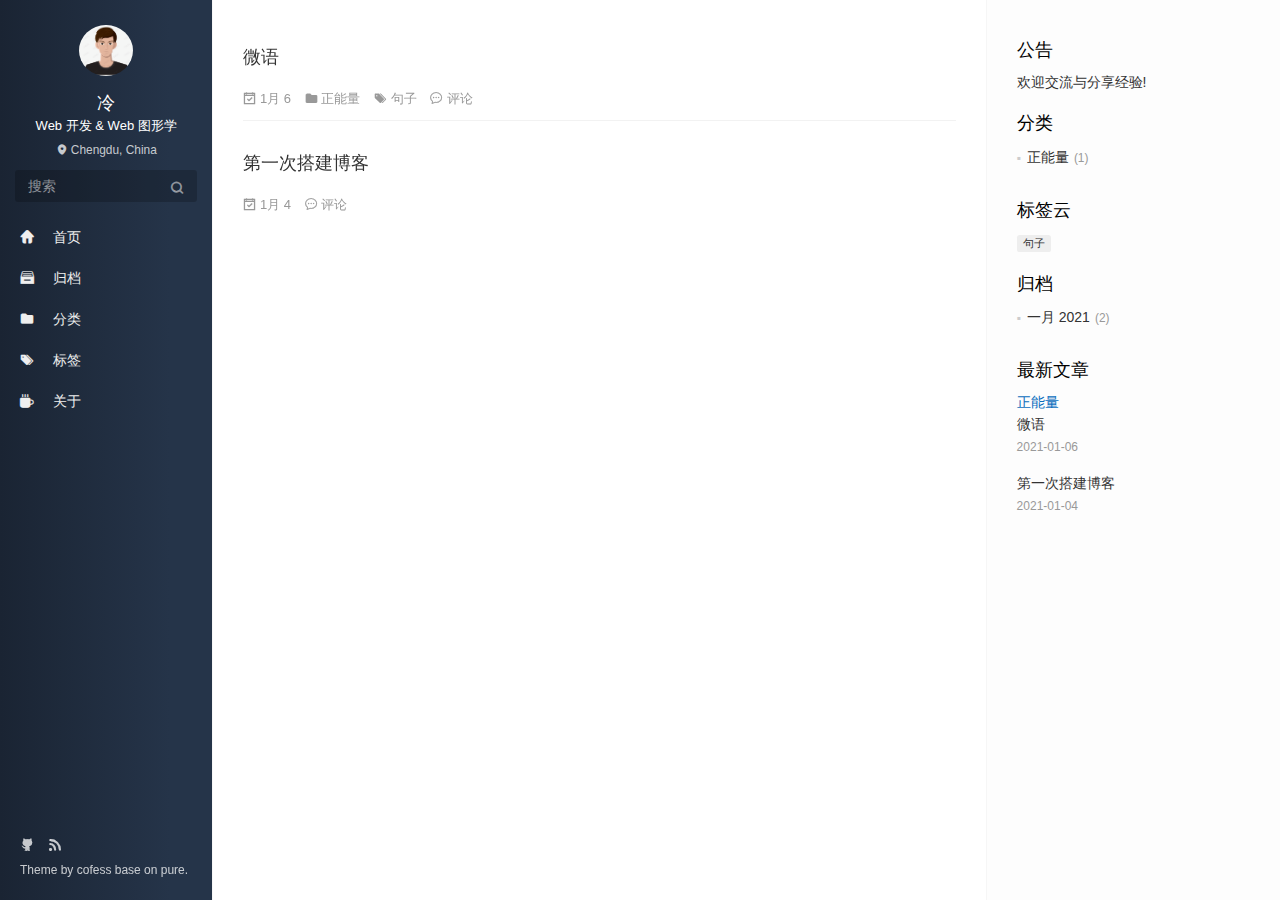
<file: index.html>
<!DOCTYPE html>
<html lang=zh>
<head>
  <meta charset="utf-8">
  
  <meta http-equiv="X-UA-Compatible" content="IE=edge,chrome=1">
  <meta name="viewport" content="width=device-width, initial-scale=1, maximum-scale=1, minimum-scale=1, user-scalable=no, minimal-ui">
  <meta name="renderer" content="webkit">
  <meta http-equiv="Cache-Control" content="no-transform" />
  <meta http-equiv="Cache-Control" content="no-siteapp" />
  <meta name="apple-mobile-web-app-capable" content="yes">
  <meta name="apple-mobile-web-app-status-bar-style" content="black">
  <meta name="format-detection" content="telephone=no,email=no,adress=no">
  <!-- Color theme for statusbar -->
  <meta name="theme-color" content="#000000" />
  <!-- 强制页面在当前窗口以独立页面显示,防止别人在框架里调用页面 -->
  <meta http-equiv="window-target" content="_top" />
  
  
  <title>Hexo</title>
  <meta name="description" content="博客，关于Javascript、Css、Html、Node.js、WebGL、THREE.js、Shader、GLSL等">
<meta property="og:type" content="website">
<meta property="og:title" content="冷">
<meta property="og:url" content="https://lxr1415.github.io/index.html">
<meta property="og:site_name" content="冷">
<meta property="og:description" content="博客，关于Javascript、Css、Html、Node.js、WebGL、THREE.js、Shader、GLSL等">
<meta property="og:locale" content="zh_CN">
<meta property="article:author" content="冷">
<meta property="article:tag" content="javascript css html Node.js WebGL THREE.js Shader GLSL">
<meta name="twitter:card" content="summary">
  <!-- Canonical links -->
  <link rel="canonical" href="https://lxr1415.github.io/index.html">
  
    <link rel="alternate" href="/atom.xml" title="冷" type="application/atom+xml">
  
  
    <link rel="icon" href="/favicon.png" type="image/x-icon">
  
  
<link rel="stylesheet" href="/css/style.css">

  
  
  
  
    <link rel="stylesheet" href="//cdn.jsdelivr.net/npm/gitalk@1.4.0/dist/gitalk.min.css">
  
<meta name="generator" content="Hexo 5.3.0"></head>


<body class="main-center theme-black" itemscope itemtype="http://schema.org/WebPage">
  <header class="header" itemscope itemtype="http://schema.org/WPHeader">
  <div class="slimContent">
    <div class="navbar-header">
      
      
      <div class="profile-block text-center">
        <a id="avatar" href="https://github.com/lxr1415" target="_blank">
          <img class="img-circle img-rotate" src="/images/avatar.png" width="200" height="200">
        </a>
        <h2 id="name" class="hidden-xs hidden-sm">冷</h2>
        <h3 id="title" class="hidden-xs hidden-sm hidden-md">Web 开发 &amp; Web 图形学</h3>
        <small id="location" class="text-muted hidden-xs hidden-sm"><i class="icon icon-map-marker"></i> Chengdu, China</small>
      </div>
      
      <div class="search" id="search-form-wrap">

    <form class="search-form sidebar-form">
        <div class="input-group">
            <input type="text" class="search-form-input form-control" placeholder="搜索" />
            <span class="input-group-btn">
                <button type="submit" class="search-form-submit btn btn-flat" onclick="return false;"><i class="icon icon-search"></i></button>
            </span>
        </div>
    </form>
    <div class="ins-search">
  <div class="ins-search-mask"></div>
  <div class="ins-search-container">
    <div class="ins-input-wrapper">
      <input type="text" class="ins-search-input" placeholder="想要查找什么..." x-webkit-speech />
      <button type="button" class="close ins-close ins-selectable" data-dismiss="modal" aria-label="Close"><span aria-hidden="true">×</span></button>
    </div>
    <div class="ins-section-wrapper">
      <div class="ins-section-container"></div>
    </div>
  </div>
</div>


</div>
      <button class="navbar-toggle collapsed" type="button" data-toggle="collapse" data-target="#main-navbar" aria-controls="main-navbar" aria-expanded="false">
        <span class="sr-only">Toggle navigation</span>
        <span class="icon-bar"></span>
        <span class="icon-bar"></span>
        <span class="icon-bar"></span>
      </button>
    </div>
    <nav id="main-navbar" class="collapse navbar-collapse" itemscope itemtype="http://schema.org/SiteNavigationElement" role="navigation">
      <ul class="nav navbar-nav main-nav menu-highlight">
        
        
        <li class="menu-item menu-item-home">
          <a href="/.">
            
            <i class="icon icon-home-fill"></i>
            
            <span class="menu-title">首页</span>
          </a>
        </li>
        
        
        <li class="menu-item menu-item-archives">
          <a href="/archives">
            
            <i class="icon icon-archives-fill"></i>
            
            <span class="menu-title">归档</span>
          </a>
        </li>
        
        
        <li class="menu-item menu-item-categories">
          <a href="/categories">
            
            <i class="icon icon-folder"></i>
            
            <span class="menu-title">分类</span>
          </a>
        </li>
        
        
        <li class="menu-item menu-item-tags">
          <a href="/tags">
            
            <i class="icon icon-tags"></i>
            
            <span class="menu-title">标签</span>
          </a>
        </li>
        
        
        <li class="menu-item menu-item-about">
          <a href="/about">
            
            <i class="icon icon-cup-fill"></i>
            
            <span class="menu-title">关于</span>
          </a>
        </li>
        
      </ul>
      
	
    <ul class="social-links">
    	
        <li><a href="https://github.com/lxr1415" target="_blank" title="Github" data-toggle=tooltip data-placement=top><i class="icon icon-github"></i></a></li>
        
        <li><a href="/atom.xml" target="_blank" title="Rss" data-toggle=tooltip data-placement=top><i class="icon icon-rss"></i></a></li>
        
    </ul>

    </nav>
  </div>
</header>

  
    <aside class="sidebar" itemscope itemtype="http://schema.org/WPSideBar">
  <div class="slimContent">
    
      <div class="widget">
    <h3 class="widget-title">公告</h3>
    <div class="widget-body">
        <div id="board">
            <div class="content">
                <p>欢迎交流与分享经验!</p>
            </div>
        </div>
    </div>
</div>

    
      
  <div class="widget">
    <h3 class="widget-title">分类</h3>
    <div class="widget-body">
      <ul class="category-list"><li class="category-list-item"><a class="category-list-link" href="/categories/%E6%AD%A3%E8%83%BD%E9%87%8F/">正能量</a><span class="category-list-count">1</span></li></ul>
    </div>
  </div>


    
      
  <div class="widget">
    <h3 class="widget-title">标签云</h3>
    <div class="widget-body tagcloud">
      <a href="/tags/%E5%8F%A5%E5%AD%90/" style="font-size: 13px;">句子</a>
    </div>
  </div>

    
      
  <div class="widget">
    <h3 class="widget-title">归档</h3>
    <div class="widget-body">
      <ul class="archive-list"><li class="archive-list-item"><a class="archive-list-link" href="/archives/2021/01/">一月 2021</a><span class="archive-list-count">2</span></li></ul>
    </div>
  </div>


    
      
  <div class="widget">
    <h3 class="widget-title">最新文章</h3>
    <div class="widget-body">
      <ul class="recent-post-list list-unstyled no-thumbnail">
        
          <li>
            
            <div class="item-inner">
              <p class="item-category">
                <a class="category-link" href="/categories/%E6%AD%A3%E8%83%BD%E9%87%8F/">正能量</a>
              </p>
              <p class="item-title">
                <a href="/2021/01/06/%E5%BE%AE%E8%AF%AD/" class="title">微语</a>
              </p>
              <p class="item-date">
                <time datetime="2021-01-06T06:30:10.000Z" itemprop="datePublished">2021-01-06</time>
              </p>
            </div>
          </li>
          
          <li>
            
            <div class="item-inner">
              <p class="item-category">
                
              </p>
              <p class="item-title">
                <a href="/2021/01/04/%E7%AC%AC%E4%B8%80%E6%AC%A1%E6%90%AD%E5%BB%BA%E5%8D%9A%E5%AE%A2/" class="title">第一次搭建博客</a>
              </p>
              <p class="item-date">
                <time datetime="2021-01-04T08:11:58.000Z" itemprop="datePublished">2021-01-04</time>
              </p>
            </div>
          </li>
          
      </ul>
    </div>
  </div>
  

    
  </div>
</aside>

  
  <main class="main" role="main">
  
  <div class="content article-list">
    
      <article class="article article-type-post" itemscope itemtype="http://schema.org/BlogPosting">
  <div class="article-header">
    
  
    <h1 itemprop="name">
      <a class="article-title" href="/2021/01/06/%E5%BE%AE%E8%AF%AD/">微语</a>
    </h1>
  

  </div>
  
  <p class="article-meta">
    <span class="article-date">
    <i class="icon icon-calendar-check"></i>
	<a href="/2021/01/06/%E5%BE%AE%E8%AF%AD/" class="article-date">
	  <time datetime="2021-01-06T06:30:10.000Z" itemprop="datePublished">1月 6</time>
	</a>
</span>
    
  <span class="article-category">
    <i class="icon icon-folder"></i>
    <a class="article-category-link" href="/categories/%E6%AD%A3%E8%83%BD%E9%87%8F/">正能量</a>
  </span>

    
  <span class="article-tag">
    <i class="icon icon-tags"></i>
	<a class="article-tag-link-link" href="/tags/%E5%8F%A5%E5%AD%90/" rel="tag">句子</a>
  </span>


    <span class="post-comment"><i class="icon icon-comment"></i> <a href="/2021/01/06/%E5%BE%AE%E8%AF%AD/#comments" class="article-comment-link">评论</a></span>
    
  </p>
</article>

    
      <article class="article article-type-post" itemscope itemtype="http://schema.org/BlogPosting">
  <div class="article-header">
    
  
    <h1 itemprop="name">
      <a class="article-title" href="/2021/01/04/%E7%AC%AC%E4%B8%80%E6%AC%A1%E6%90%AD%E5%BB%BA%E5%8D%9A%E5%AE%A2/">第一次搭建博客</a>
    </h1>
  

  </div>
  
  <p class="article-meta">
    <span class="article-date">
    <i class="icon icon-calendar-check"></i>
	<a href="/2021/01/04/%E7%AC%AC%E4%B8%80%E6%AC%A1%E6%90%AD%E5%BB%BA%E5%8D%9A%E5%AE%A2/" class="article-date">
	  <time datetime="2021-01-04T08:11:58.000Z" itemprop="datePublished">1月 4</time>
	</a>
</span>
    
    

    <span class="post-comment"><i class="icon icon-comment"></i> <a href="/2021/01/04/%E7%AC%AC%E4%B8%80%E6%AC%A1%E6%90%AD%E5%BB%BA%E5%8D%9A%E5%AE%A2/#comments" class="article-comment-link">评论</a></span>
    
  </p>
</article>

    
  </div>

   
</main>

  <footer class="footer" itemscope itemtype="http://schema.org/WPFooter">
	
	
    <ul class="social-links">
    	
        <li><a href="https://github.com/lxr1415" target="_blank" title="Github" data-toggle=tooltip data-placement=top><i class="icon icon-github"></i></a></li>
        
        <li><a href="/atom.xml" target="_blank" title="Rss" data-toggle=tooltip data-placement=top><i class="icon icon-rss"></i></a></li>
        
    </ul>

    <div class="copyright">
    	
        <div class="publishby">
        	Theme by <a href="https://github.com/cofess" target="_blank"> cofess </a>base on <a href="https://github.com/cofess/hexo-theme-pure" target="_blank">pure</a>.
        </div>
    </div>
</footer>
  <script src="//cdn.jsdelivr.net/npm/jquery@1.12.4/dist/jquery.min.js"></script>
<script>
window.jQuery || document.write('<script src="js/jquery.min.js"><\/script>')
</script>

<script src="/js/plugin.min.js"></script>


<script src="/js/application.js"></script>


    <script>
(function (window) {
    var INSIGHT_CONFIG = {
        TRANSLATION: {
            POSTS: '文章',
            PAGES: '页面',
            CATEGORIES: '分类',
            TAGS: '标签',
            UNTITLED: '(未命名)',
        },
        ROOT_URL: '/',
        CONTENT_URL: '/content.json',
    };
    window.INSIGHT_CONFIG = INSIGHT_CONFIG;
})(window);
</script>

<script src="/js/insight.js"></script>






   









</body>
</html>
</file>
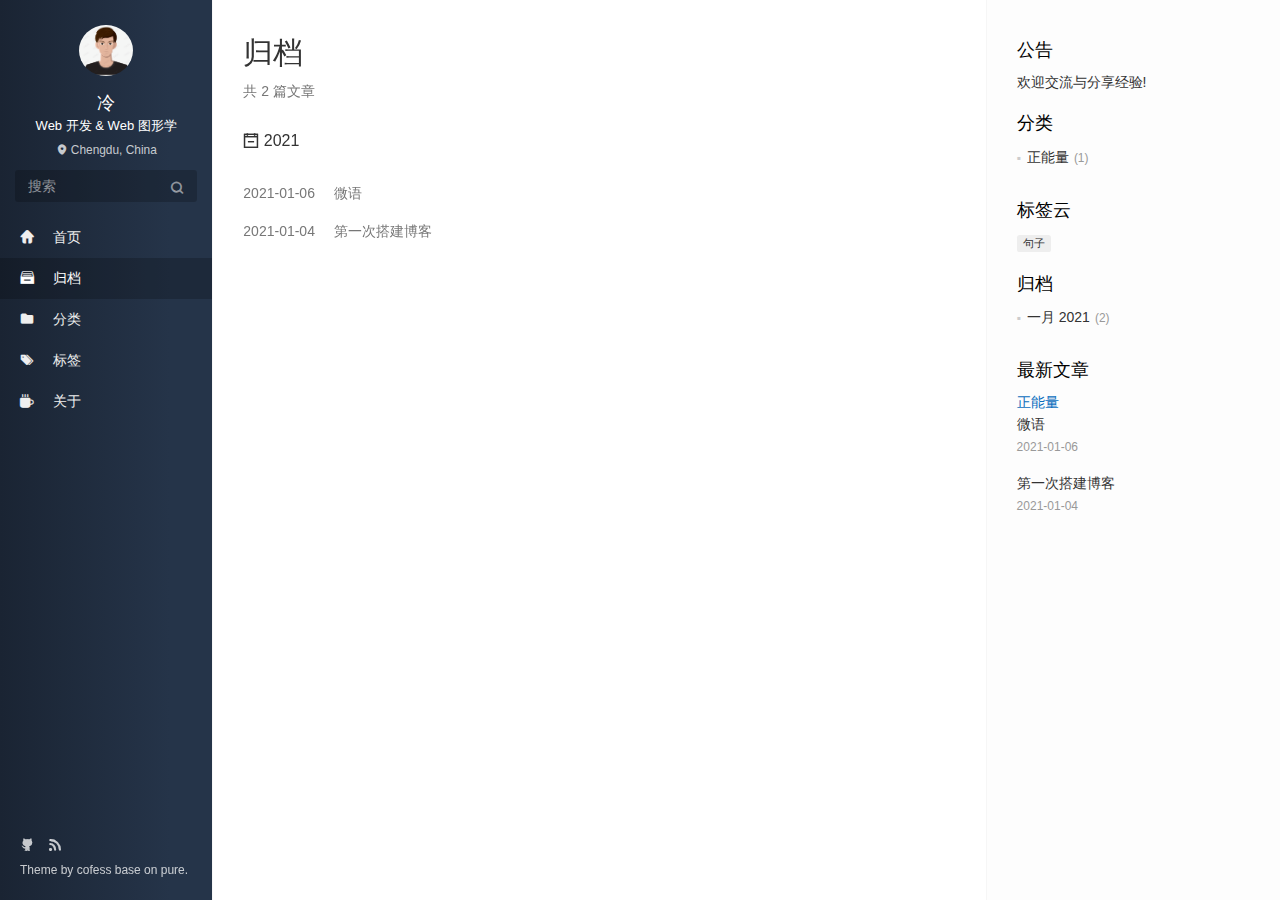
<file: archives/index.html>
<!DOCTYPE html>
<html lang=zh>
<head>
  <meta charset="utf-8">
  
  <meta http-equiv="X-UA-Compatible" content="IE=edge,chrome=1">
  <meta name="viewport" content="width=device-width, initial-scale=1, maximum-scale=1, minimum-scale=1, user-scalable=no, minimal-ui">
  <meta name="renderer" content="webkit">
  <meta http-equiv="Cache-Control" content="no-transform" />
  <meta http-equiv="Cache-Control" content="no-siteapp" />
  <meta name="apple-mobile-web-app-capable" content="yes">
  <meta name="apple-mobile-web-app-status-bar-style" content="black">
  <meta name="format-detection" content="telephone=no,email=no,adress=no">
  <!-- Color theme for statusbar -->
  <meta name="theme-color" content="#000000" />
  <!-- 强制页面在当前窗口以独立页面显示,防止别人在框架里调用页面 -->
  <meta http-equiv="window-target" content="_top" />
  
  
  <title>归档 | Hexo</title>
  <meta name="description" content="博客，关于Javascript、Css、Html、Node.js、WebGL、THREE.js、Shader、GLSL等">
<meta property="og:type" content="website">
<meta property="og:title" content="冷">
<meta property="og:url" content="https://lxr1415.github.io/archives/index.html">
<meta property="og:site_name" content="冷">
<meta property="og:description" content="博客，关于Javascript、Css、Html、Node.js、WebGL、THREE.js、Shader、GLSL等">
<meta property="og:locale" content="zh_CN">
<meta property="article:author" content="冷">
<meta property="article:tag" content="javascript css html Node.js WebGL THREE.js Shader GLSL">
<meta name="twitter:card" content="summary">
  <!-- Canonical links -->
  <link rel="canonical" href="https://lxr1415.github.io/archives/index.html">
  
    <link rel="alternate" href="/atom.xml" title="冷" type="application/atom+xml">
  
  
    <link rel="icon" href="/favicon.png" type="image/x-icon">
  
  
<link rel="stylesheet" href="/css/style.css">

  
  
  
  
    <link rel="stylesheet" href="//cdn.jsdelivr.net/npm/gitalk@1.4.0/dist/gitalk.min.css">
  
<meta name="generator" content="Hexo 5.3.0"></head>


<body class="main-center theme-black" itemscope itemtype="http://schema.org/WebPage">
  <header class="header" itemscope itemtype="http://schema.org/WPHeader">
  <div class="slimContent">
    <div class="navbar-header">
      
      
      <div class="profile-block text-center">
        <a id="avatar" href="https://github.com/lxr1415" target="_blank">
          <img class="img-circle img-rotate" src="/images/avatar.png" width="200" height="200">
        </a>
        <h2 id="name" class="hidden-xs hidden-sm">冷</h2>
        <h3 id="title" class="hidden-xs hidden-sm hidden-md">Web 开发 &amp; Web 图形学</h3>
        <small id="location" class="text-muted hidden-xs hidden-sm"><i class="icon icon-map-marker"></i> Chengdu, China</small>
      </div>
      
      <div class="search" id="search-form-wrap">

    <form class="search-form sidebar-form">
        <div class="input-group">
            <input type="text" class="search-form-input form-control" placeholder="搜索" />
            <span class="input-group-btn">
                <button type="submit" class="search-form-submit btn btn-flat" onclick="return false;"><i class="icon icon-search"></i></button>
            </span>
        </div>
    </form>
    <div class="ins-search">
  <div class="ins-search-mask"></div>
  <div class="ins-search-container">
    <div class="ins-input-wrapper">
      <input type="text" class="ins-search-input" placeholder="想要查找什么..." x-webkit-speech />
      <button type="button" class="close ins-close ins-selectable" data-dismiss="modal" aria-label="Close"><span aria-hidden="true">×</span></button>
    </div>
    <div class="ins-section-wrapper">
      <div class="ins-section-container"></div>
    </div>
  </div>
</div>


</div>
      <button class="navbar-toggle collapsed" type="button" data-toggle="collapse" data-target="#main-navbar" aria-controls="main-navbar" aria-expanded="false">
        <span class="sr-only">Toggle navigation</span>
        <span class="icon-bar"></span>
        <span class="icon-bar"></span>
        <span class="icon-bar"></span>
      </button>
    </div>
    <nav id="main-navbar" class="collapse navbar-collapse" itemscope itemtype="http://schema.org/SiteNavigationElement" role="navigation">
      <ul class="nav navbar-nav main-nav menu-highlight">
        
        
        <li class="menu-item menu-item-home">
          <a href="/.">
            
            <i class="icon icon-home-fill"></i>
            
            <span class="menu-title">首页</span>
          </a>
        </li>
        
        
        <li class="menu-item menu-item-archives">
          <a href="/archives">
            
            <i class="icon icon-archives-fill"></i>
            
            <span class="menu-title">归档</span>
          </a>
        </li>
        
        
        <li class="menu-item menu-item-categories">
          <a href="/categories">
            
            <i class="icon icon-folder"></i>
            
            <span class="menu-title">分类</span>
          </a>
        </li>
        
        
        <li class="menu-item menu-item-tags">
          <a href="/tags">
            
            <i class="icon icon-tags"></i>
            
            <span class="menu-title">标签</span>
          </a>
        </li>
        
        
        <li class="menu-item menu-item-about">
          <a href="/about">
            
            <i class="icon icon-cup-fill"></i>
            
            <span class="menu-title">关于</span>
          </a>
        </li>
        
      </ul>
      
	
    <ul class="social-links">
    	
        <li><a href="https://github.com/lxr1415" target="_blank" title="Github" data-toggle=tooltip data-placement=top><i class="icon icon-github"></i></a></li>
        
        <li><a href="/atom.xml" target="_blank" title="Rss" data-toggle=tooltip data-placement=top><i class="icon icon-rss"></i></a></li>
        
    </ul>

    </nav>
  </div>
</header>

  
    <aside class="sidebar" itemscope itemtype="http://schema.org/WPSideBar">
  <div class="slimContent">
    
      <div class="widget">
    <h3 class="widget-title">公告</h3>
    <div class="widget-body">
        <div id="board">
            <div class="content">
                <p>欢迎交流与分享经验!</p>
            </div>
        </div>
    </div>
</div>

    
      
  <div class="widget">
    <h3 class="widget-title">分类</h3>
    <div class="widget-body">
      <ul class="category-list"><li class="category-list-item"><a class="category-list-link" href="/categories/%E6%AD%A3%E8%83%BD%E9%87%8F/">正能量</a><span class="category-list-count">1</span></li></ul>
    </div>
  </div>


    
      
  <div class="widget">
    <h3 class="widget-title">标签云</h3>
    <div class="widget-body tagcloud">
      <a href="/tags/%E5%8F%A5%E5%AD%90/" style="font-size: 13px;">句子</a>
    </div>
  </div>

    
      
  <div class="widget">
    <h3 class="widget-title">归档</h3>
    <div class="widget-body">
      <ul class="archive-list"><li class="archive-list-item"><a class="archive-list-link" href="/archives/2021/01/">一月 2021</a><span class="archive-list-count">2</span></li></ul>
    </div>
  </div>


    
      
  <div class="widget">
    <h3 class="widget-title">最新文章</h3>
    <div class="widget-body">
      <ul class="recent-post-list list-unstyled no-thumbnail">
        
          <li>
            
            <div class="item-inner">
              <p class="item-category">
                <a class="category-link" href="/categories/%E6%AD%A3%E8%83%BD%E9%87%8F/">正能量</a>
              </p>
              <p class="item-title">
                <a href="/2021/01/06/%E5%BE%AE%E8%AF%AD/" class="title">微语</a>
              </p>
              <p class="item-date">
                <time datetime="2021-01-06T06:30:10.000Z" itemprop="datePublished">2021-01-06</time>
              </p>
            </div>
          </li>
          
          <li>
            
            <div class="item-inner">
              <p class="item-category">
                
              </p>
              <p class="item-title">
                <a href="/2021/01/04/%E7%AC%AC%E4%B8%80%E6%AC%A1%E6%90%AD%E5%BB%BA%E5%8D%9A%E5%AE%A2/" class="title">第一次搭建博客</a>
              </p>
              <p class="item-date">
                <time datetime="2021-01-04T08:11:58.000Z" itemprop="datePublished">2021-01-04</time>
              </p>
            </div>
          </li>
          
      </ul>
    </div>
  </div>
  

    
  </div>
</aside>

  
  
<main class="main" role="main">
  	<article class="content article article-archives article-type-list" itemscope="">
	    <header class="article-header">
	      <h1 itemprop="title">归档</h1>
	      <p class="text-muted">共 2 篇文章</p>
	    </header>
	    <div class="article-body">
	      
  
  
    
    
      
      
      <section class="panel panel-default b-no">
        <div class="panel-heading" role="tab">
          <h3 class="panel-title">
            <a data-toggle="collapse" href="#collapse2021" aria-expanded="true">
              <i class="icon icon-calendar-plus text-active"></i><i class="icon icon-calendar-minus text"></i>
              2021
            </a>
            <!-- <a href="/archives/2021" class="archive-year">2021</a> -->
          </h3>
        </div>
        <div id="collapse2021" class="panel-collapse collapse in" role="tabpanel" aria-labelledby="heading2021">
        <div class="panel-body">
          <div class="collection">
    
    
<a href="/2021/01/06/%E5%BE%AE%E8%AF%AD/" class="collection-item" target="_blank" itemprop="url">
  <time datetime="2021-01-06T06:30:10.000Z" itemprop="datePublished">2021-01-06</time>
  <span>&nbsp;&nbsp;&nbsp;</span> 微语
</a>


  
    
    
    
<a href="/2021/01/04/%E7%AC%AC%E4%B8%80%E6%AC%A1%E6%90%AD%E5%BB%BA%E5%8D%9A%E5%AE%A2/" class="collection-item" target="_blank" itemprop="url">
  <time datetime="2021-01-04T08:11:58.000Z" itemprop="datePublished">2021-01-04</time>
  <span>&nbsp;&nbsp;&nbsp;</span> 第一次搭建博客
</a>


  
  
    </div></div></div></section>
  

	    </div>
  	</article>
  	 	
</main>

  <footer class="footer" itemscope itemtype="http://schema.org/WPFooter">
	
	
    <ul class="social-links">
    	
        <li><a href="https://github.com/lxr1415" target="_blank" title="Github" data-toggle=tooltip data-placement=top><i class="icon icon-github"></i></a></li>
        
        <li><a href="/atom.xml" target="_blank" title="Rss" data-toggle=tooltip data-placement=top><i class="icon icon-rss"></i></a></li>
        
    </ul>

    <div class="copyright">
    	
        <div class="publishby">
        	Theme by <a href="https://github.com/cofess" target="_blank"> cofess </a>base on <a href="https://github.com/cofess/hexo-theme-pure" target="_blank">pure</a>.
        </div>
    </div>
</footer>
  <script src="//cdn.jsdelivr.net/npm/jquery@1.12.4/dist/jquery.min.js"></script>
<script>
window.jQuery || document.write('<script src="js/jquery.min.js"><\/script>')
</script>

<script src="/js/plugin.min.js"></script>


<script src="/js/application.js"></script>


    <script>
(function (window) {
    var INSIGHT_CONFIG = {
        TRANSLATION: {
            POSTS: '文章',
            PAGES: '页面',
            CATEGORIES: '分类',
            TAGS: '标签',
            UNTITLED: '(未命名)',
        },
        ROOT_URL: '/',
        CONTENT_URL: '/content.json',
    };
    window.INSIGHT_CONFIG = INSIGHT_CONFIG;
})(window);
</script>

<script src="/js/insight.js"></script>












</body>
</html>
</file>
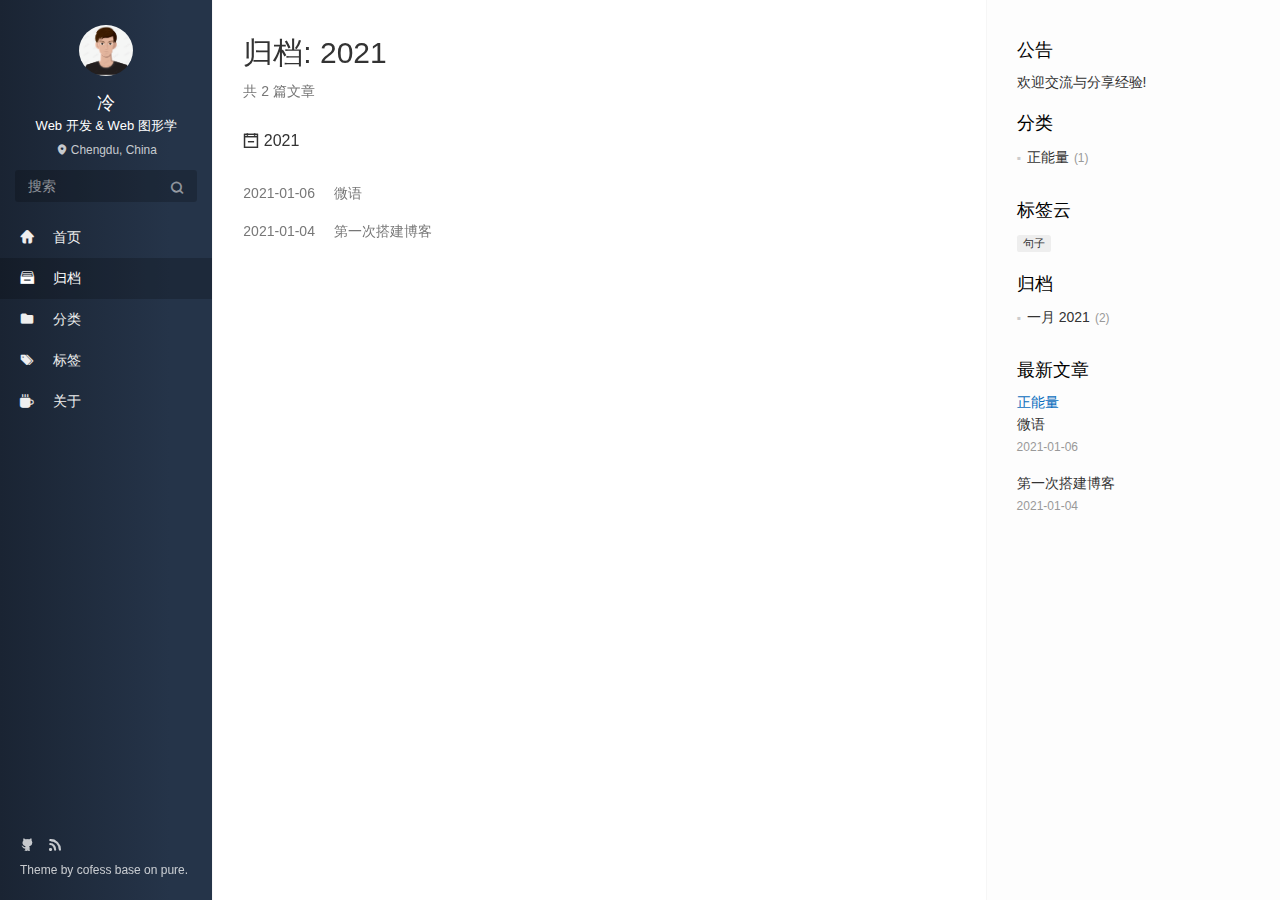
<file: archives/2021/index.html>
<!DOCTYPE html>
<html lang=zh>
<head>
  <meta charset="utf-8">
  
  <meta http-equiv="X-UA-Compatible" content="IE=edge,chrome=1">
  <meta name="viewport" content="width=device-width, initial-scale=1, maximum-scale=1, minimum-scale=1, user-scalable=no, minimal-ui">
  <meta name="renderer" content="webkit">
  <meta http-equiv="Cache-Control" content="no-transform" />
  <meta http-equiv="Cache-Control" content="no-siteapp" />
  <meta name="apple-mobile-web-app-capable" content="yes">
  <meta name="apple-mobile-web-app-status-bar-style" content="black">
  <meta name="format-detection" content="telephone=no,email=no,adress=no">
  <!-- Color theme for statusbar -->
  <meta name="theme-color" content="#000000" />
  <!-- 强制页面在当前窗口以独立页面显示,防止别人在框架里调用页面 -->
  <meta http-equiv="window-target" content="_top" />
  
  
  <title>归档: 2021 | Hexo</title>
  <meta name="description" content="博客，关于Javascript、Css、Html、Node.js、WebGL、THREE.js、Shader、GLSL等">
<meta property="og:type" content="website">
<meta property="og:title" content="冷">
<meta property="og:url" content="https://lxr1415.github.io/archives/2021/index.html">
<meta property="og:site_name" content="冷">
<meta property="og:description" content="博客，关于Javascript、Css、Html、Node.js、WebGL、THREE.js、Shader、GLSL等">
<meta property="og:locale" content="zh_CN">
<meta property="article:author" content="冷">
<meta property="article:tag" content="javascript css html Node.js WebGL THREE.js Shader GLSL">
<meta name="twitter:card" content="summary">
  <!-- Canonical links -->
  <link rel="canonical" href="https://lxr1415.github.io/archives/2021/index.html">
  
    <link rel="alternate" href="/atom.xml" title="冷" type="application/atom+xml">
  
  
    <link rel="icon" href="/favicon.png" type="image/x-icon">
  
  
<link rel="stylesheet" href="/css/style.css">

  
  
  
  
    <link rel="stylesheet" href="//cdn.jsdelivr.net/npm/gitalk@1.4.0/dist/gitalk.min.css">
  
<meta name="generator" content="Hexo 5.3.0"></head>


<body class="main-center theme-black" itemscope itemtype="http://schema.org/WebPage">
  <header class="header" itemscope itemtype="http://schema.org/WPHeader">
  <div class="slimContent">
    <div class="navbar-header">
      
      
      <div class="profile-block text-center">
        <a id="avatar" href="https://github.com/lxr1415" target="_blank">
          <img class="img-circle img-rotate" src="/images/avatar.png" width="200" height="200">
        </a>
        <h2 id="name" class="hidden-xs hidden-sm">冷</h2>
        <h3 id="title" class="hidden-xs hidden-sm hidden-md">Web 开发 &amp; Web 图形学</h3>
        <small id="location" class="text-muted hidden-xs hidden-sm"><i class="icon icon-map-marker"></i> Chengdu, China</small>
      </div>
      
      <div class="search" id="search-form-wrap">

    <form class="search-form sidebar-form">
        <div class="input-group">
            <input type="text" class="search-form-input form-control" placeholder="搜索" />
            <span class="input-group-btn">
                <button type="submit" class="search-form-submit btn btn-flat" onclick="return false;"><i class="icon icon-search"></i></button>
            </span>
        </div>
    </form>
    <div class="ins-search">
  <div class="ins-search-mask"></div>
  <div class="ins-search-container">
    <div class="ins-input-wrapper">
      <input type="text" class="ins-search-input" placeholder="想要查找什么..." x-webkit-speech />
      <button type="button" class="close ins-close ins-selectable" data-dismiss="modal" aria-label="Close"><span aria-hidden="true">×</span></button>
    </div>
    <div class="ins-section-wrapper">
      <div class="ins-section-container"></div>
    </div>
  </div>
</div>


</div>
      <button class="navbar-toggle collapsed" type="button" data-toggle="collapse" data-target="#main-navbar" aria-controls="main-navbar" aria-expanded="false">
        <span class="sr-only">Toggle navigation</span>
        <span class="icon-bar"></span>
        <span class="icon-bar"></span>
        <span class="icon-bar"></span>
      </button>
    </div>
    <nav id="main-navbar" class="collapse navbar-collapse" itemscope itemtype="http://schema.org/SiteNavigationElement" role="navigation">
      <ul class="nav navbar-nav main-nav menu-highlight">
        
        
        <li class="menu-item menu-item-home">
          <a href="/.">
            
            <i class="icon icon-home-fill"></i>
            
            <span class="menu-title">首页</span>
          </a>
        </li>
        
        
        <li class="menu-item menu-item-archives">
          <a href="/archives">
            
            <i class="icon icon-archives-fill"></i>
            
            <span class="menu-title">归档</span>
          </a>
        </li>
        
        
        <li class="menu-item menu-item-categories">
          <a href="/categories">
            
            <i class="icon icon-folder"></i>
            
            <span class="menu-title">分类</span>
          </a>
        </li>
        
        
        <li class="menu-item menu-item-tags">
          <a href="/tags">
            
            <i class="icon icon-tags"></i>
            
            <span class="menu-title">标签</span>
          </a>
        </li>
        
        
        <li class="menu-item menu-item-about">
          <a href="/about">
            
            <i class="icon icon-cup-fill"></i>
            
            <span class="menu-title">关于</span>
          </a>
        </li>
        
      </ul>
      
	
    <ul class="social-links">
    	
        <li><a href="https://github.com/lxr1415" target="_blank" title="Github" data-toggle=tooltip data-placement=top><i class="icon icon-github"></i></a></li>
        
        <li><a href="/atom.xml" target="_blank" title="Rss" data-toggle=tooltip data-placement=top><i class="icon icon-rss"></i></a></li>
        
    </ul>

    </nav>
  </div>
</header>

  
    <aside class="sidebar" itemscope itemtype="http://schema.org/WPSideBar">
  <div class="slimContent">
    
      <div class="widget">
    <h3 class="widget-title">公告</h3>
    <div class="widget-body">
        <div id="board">
            <div class="content">
                <p>欢迎交流与分享经验!</p>
            </div>
        </div>
    </div>
</div>

    
      
  <div class="widget">
    <h3 class="widget-title">分类</h3>
    <div class="widget-body">
      <ul class="category-list"><li class="category-list-item"><a class="category-list-link" href="/categories/%E6%AD%A3%E8%83%BD%E9%87%8F/">正能量</a><span class="category-list-count">1</span></li></ul>
    </div>
  </div>


    
      
  <div class="widget">
    <h3 class="widget-title">标签云</h3>
    <div class="widget-body tagcloud">
      <a href="/tags/%E5%8F%A5%E5%AD%90/" style="font-size: 13px;">句子</a>
    </div>
  </div>

    
      
  <div class="widget">
    <h3 class="widget-title">归档</h3>
    <div class="widget-body">
      <ul class="archive-list"><li class="archive-list-item"><a class="archive-list-link" href="/archives/2021/01/">一月 2021</a><span class="archive-list-count">2</span></li></ul>
    </div>
  </div>


    
      
  <div class="widget">
    <h3 class="widget-title">最新文章</h3>
    <div class="widget-body">
      <ul class="recent-post-list list-unstyled no-thumbnail">
        
          <li>
            
            <div class="item-inner">
              <p class="item-category">
                <a class="category-link" href="/categories/%E6%AD%A3%E8%83%BD%E9%87%8F/">正能量</a>
              </p>
              <p class="item-title">
                <a href="/2021/01/06/%E5%BE%AE%E8%AF%AD/" class="title">微语</a>
              </p>
              <p class="item-date">
                <time datetime="2021-01-06T06:30:10.000Z" itemprop="datePublished">2021-01-06</time>
              </p>
            </div>
          </li>
          
          <li>
            
            <div class="item-inner">
              <p class="item-category">
                
              </p>
              <p class="item-title">
                <a href="/2021/01/04/%E7%AC%AC%E4%B8%80%E6%AC%A1%E6%90%AD%E5%BB%BA%E5%8D%9A%E5%AE%A2/" class="title">第一次搭建博客</a>
              </p>
              <p class="item-date">
                <time datetime="2021-01-04T08:11:58.000Z" itemprop="datePublished">2021-01-04</time>
              </p>
            </div>
          </li>
          
      </ul>
    </div>
  </div>
  

    
  </div>
</aside>

  
  
<main class="main" role="main">
  	<article class="content article article-archives article-type-list" itemscope="">
	    <header class="article-header">
	      <h1 itemprop="title">归档: 2021</h1>
	      <p class="text-muted">共 2 篇文章</p>
	    </header>
	    <div class="article-body">
	      
  
  
    
    
      
      
      <section class="panel panel-default b-no">
        <div class="panel-heading" role="tab">
          <h3 class="panel-title">
            <a data-toggle="collapse" href="#collapse2021" aria-expanded="true">
              <i class="icon icon-calendar-plus text-active"></i><i class="icon icon-calendar-minus text"></i>
              2021
            </a>
            <!-- <a href="/archives/2021" class="archive-year">2021</a> -->
          </h3>
        </div>
        <div id="collapse2021" class="panel-collapse collapse in" role="tabpanel" aria-labelledby="heading2021">
        <div class="panel-body">
          <div class="collection">
    
    
<a href="/2021/01/06/%E5%BE%AE%E8%AF%AD/" class="collection-item" target="_blank" itemprop="url">
  <time datetime="2021-01-06T06:30:10.000Z" itemprop="datePublished">2021-01-06</time>
  <span>&nbsp;&nbsp;&nbsp;</span> 微语
</a>


  
    
    
    
<a href="/2021/01/04/%E7%AC%AC%E4%B8%80%E6%AC%A1%E6%90%AD%E5%BB%BA%E5%8D%9A%E5%AE%A2/" class="collection-item" target="_blank" itemprop="url">
  <time datetime="2021-01-04T08:11:58.000Z" itemprop="datePublished">2021-01-04</time>
  <span>&nbsp;&nbsp;&nbsp;</span> 第一次搭建博客
</a>


  
  
    </div></div></div></section>
  

	    </div>
  	</article>
  	 	
</main>

  <footer class="footer" itemscope itemtype="http://schema.org/WPFooter">
	
	
    <ul class="social-links">
    	
        <li><a href="https://github.com/lxr1415" target="_blank" title="Github" data-toggle=tooltip data-placement=top><i class="icon icon-github"></i></a></li>
        
        <li><a href="/atom.xml" target="_blank" title="Rss" data-toggle=tooltip data-placement=top><i class="icon icon-rss"></i></a></li>
        
    </ul>

    <div class="copyright">
    	
        <div class="publishby">
        	Theme by <a href="https://github.com/cofess" target="_blank"> cofess </a>base on <a href="https://github.com/cofess/hexo-theme-pure" target="_blank">pure</a>.
        </div>
    </div>
</footer>
  <script src="//cdn.jsdelivr.net/npm/jquery@1.12.4/dist/jquery.min.js"></script>
<script>
window.jQuery || document.write('<script src="js/jquery.min.js"><\/script>')
</script>

<script src="/js/plugin.min.js"></script>


<script src="/js/application.js"></script>


    <script>
(function (window) {
    var INSIGHT_CONFIG = {
        TRANSLATION: {
            POSTS: '文章',
            PAGES: '页面',
            CATEGORIES: '分类',
            TAGS: '标签',
            UNTITLED: '(未命名)',
        },
        ROOT_URL: '/',
        CONTENT_URL: '/content.json',
    };
    window.INSIGHT_CONFIG = INSIGHT_CONFIG;
})(window);
</script>

<script src="/js/insight.js"></script>












</body>
</html>
</file>
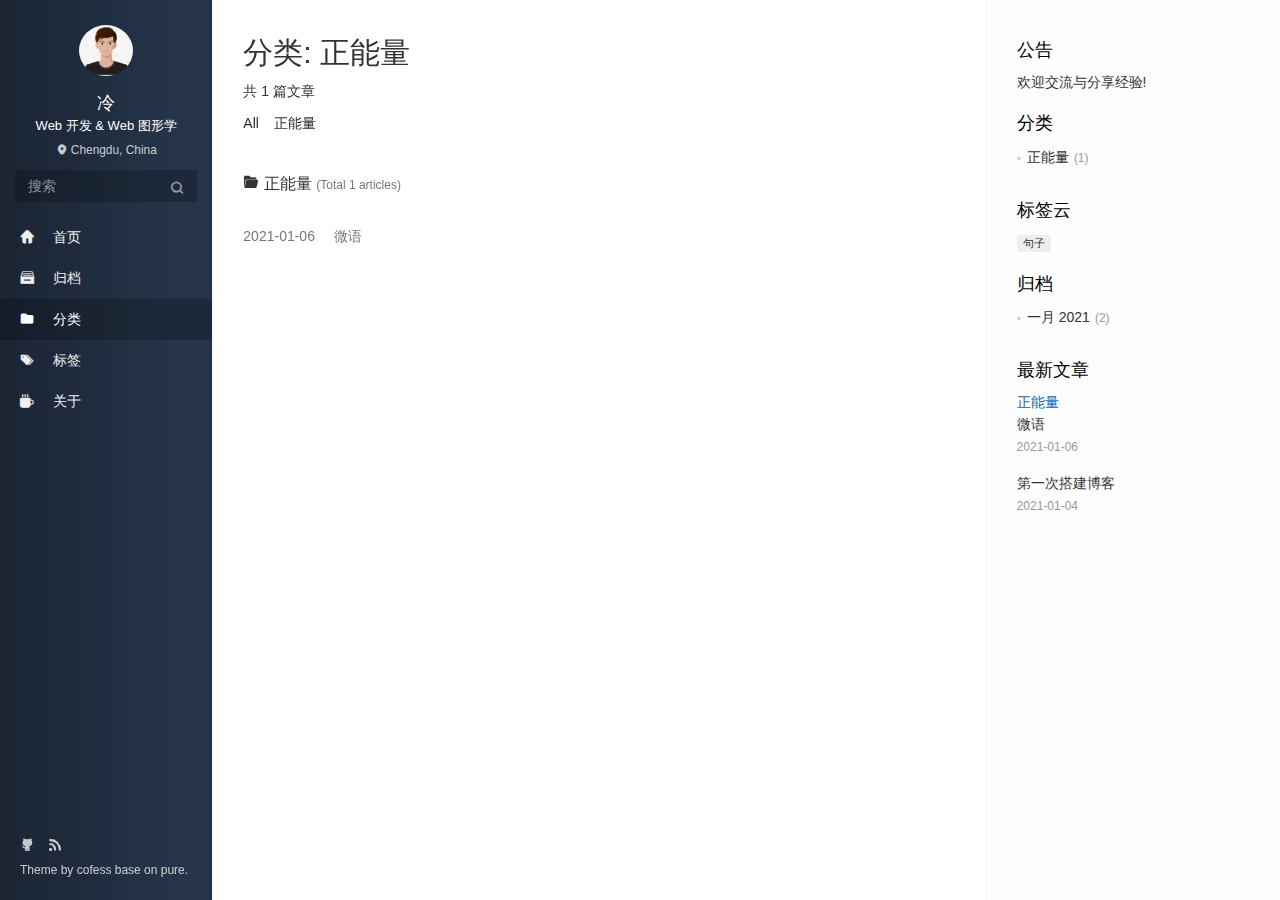
<file: categories/正能量/index.html>
<!DOCTYPE html>
<html lang=zh>
<head>
  <meta charset="utf-8">
  
  <meta http-equiv="X-UA-Compatible" content="IE=edge,chrome=1">
  <meta name="viewport" content="width=device-width, initial-scale=1, maximum-scale=1, minimum-scale=1, user-scalable=no, minimal-ui">
  <meta name="renderer" content="webkit">
  <meta http-equiv="Cache-Control" content="no-transform" />
  <meta http-equiv="Cache-Control" content="no-siteapp" />
  <meta name="apple-mobile-web-app-capable" content="yes">
  <meta name="apple-mobile-web-app-status-bar-style" content="black">
  <meta name="format-detection" content="telephone=no,email=no,adress=no">
  <!-- Color theme for statusbar -->
  <meta name="theme-color" content="#000000" />
  <!-- 强制页面在当前窗口以独立页面显示,防止别人在框架里调用页面 -->
  <meta http-equiv="window-target" content="_top" />
  
  
  <title>分类: 正能量 | Hexo</title>
  <meta name="description" content="博客，关于Javascript、Css、Html、Node.js、WebGL、THREE.js、Shader、GLSL等">
<meta property="og:type" content="website">
<meta property="og:title" content="冷">
<meta property="og:url" content="https://lxr1415.github.io/categories/%E6%AD%A3%E8%83%BD%E9%87%8F/index.html">
<meta property="og:site_name" content="冷">
<meta property="og:description" content="博客，关于Javascript、Css、Html、Node.js、WebGL、THREE.js、Shader、GLSL等">
<meta property="og:locale" content="zh_CN">
<meta property="article:author" content="冷">
<meta property="article:tag" content="javascript css html Node.js WebGL THREE.js Shader GLSL">
<meta name="twitter:card" content="summary">
  <!-- Canonical links -->
  <link rel="canonical" href="https://lxr1415.github.io/categories/%E6%AD%A3%E8%83%BD%E9%87%8F/index.html">
  
    <link rel="alternate" href="/atom.xml" title="冷" type="application/atom+xml">
  
  
    <link rel="icon" href="/favicon.png" type="image/x-icon">
  
  
<link rel="stylesheet" href="/css/style.css">

  
  
  
  
    <link rel="stylesheet" href="//cdn.jsdelivr.net/npm/gitalk@1.4.0/dist/gitalk.min.css">
  
<meta name="generator" content="Hexo 5.3.0"></head>


<body class="main-center theme-black" itemscope itemtype="http://schema.org/WebPage">
  <header class="header" itemscope itemtype="http://schema.org/WPHeader">
  <div class="slimContent">
    <div class="navbar-header">
      
      
      <div class="profile-block text-center">
        <a id="avatar" href="https://github.com/lxr1415" target="_blank">
          <img class="img-circle img-rotate" src="/images/avatar.png" width="200" height="200">
        </a>
        <h2 id="name" class="hidden-xs hidden-sm">冷</h2>
        <h3 id="title" class="hidden-xs hidden-sm hidden-md">Web 开发 &amp; Web 图形学</h3>
        <small id="location" class="text-muted hidden-xs hidden-sm"><i class="icon icon-map-marker"></i> Chengdu, China</small>
      </div>
      
      <div class="search" id="search-form-wrap">

    <form class="search-form sidebar-form">
        <div class="input-group">
            <input type="text" class="search-form-input form-control" placeholder="搜索" />
            <span class="input-group-btn">
                <button type="submit" class="search-form-submit btn btn-flat" onclick="return false;"><i class="icon icon-search"></i></button>
            </span>
        </div>
    </form>
    <div class="ins-search">
  <div class="ins-search-mask"></div>
  <div class="ins-search-container">
    <div class="ins-input-wrapper">
      <input type="text" class="ins-search-input" placeholder="想要查找什么..." x-webkit-speech />
      <button type="button" class="close ins-close ins-selectable" data-dismiss="modal" aria-label="Close"><span aria-hidden="true">×</span></button>
    </div>
    <div class="ins-section-wrapper">
      <div class="ins-section-container"></div>
    </div>
  </div>
</div>


</div>
      <button class="navbar-toggle collapsed" type="button" data-toggle="collapse" data-target="#main-navbar" aria-controls="main-navbar" aria-expanded="false">
        <span class="sr-only">Toggle navigation</span>
        <span class="icon-bar"></span>
        <span class="icon-bar"></span>
        <span class="icon-bar"></span>
      </button>
    </div>
    <nav id="main-navbar" class="collapse navbar-collapse" itemscope itemtype="http://schema.org/SiteNavigationElement" role="navigation">
      <ul class="nav navbar-nav main-nav menu-highlight">
        
        
        <li class="menu-item menu-item-home">
          <a href="/.">
            
            <i class="icon icon-home-fill"></i>
            
            <span class="menu-title">首页</span>
          </a>
        </li>
        
        
        <li class="menu-item menu-item-archives">
          <a href="/archives">
            
            <i class="icon icon-archives-fill"></i>
            
            <span class="menu-title">归档</span>
          </a>
        </li>
        
        
        <li class="menu-item menu-item-categories">
          <a href="/categories">
            
            <i class="icon icon-folder"></i>
            
            <span class="menu-title">分类</span>
          </a>
        </li>
        
        
        <li class="menu-item menu-item-tags">
          <a href="/tags">
            
            <i class="icon icon-tags"></i>
            
            <span class="menu-title">标签</span>
          </a>
        </li>
        
        
        <li class="menu-item menu-item-about">
          <a href="/about">
            
            <i class="icon icon-cup-fill"></i>
            
            <span class="menu-title">关于</span>
          </a>
        </li>
        
      </ul>
      
	
    <ul class="social-links">
    	
        <li><a href="https://github.com/lxr1415" target="_blank" title="Github" data-toggle=tooltip data-placement=top><i class="icon icon-github"></i></a></li>
        
        <li><a href="/atom.xml" target="_blank" title="Rss" data-toggle=tooltip data-placement=top><i class="icon icon-rss"></i></a></li>
        
    </ul>

    </nav>
  </div>
</header>

  
    <aside class="sidebar" itemscope itemtype="http://schema.org/WPSideBar">
  <div class="slimContent">
    
      <div class="widget">
    <h3 class="widget-title">公告</h3>
    <div class="widget-body">
        <div id="board">
            <div class="content">
                <p>欢迎交流与分享经验!</p>
            </div>
        </div>
    </div>
</div>

    
      
  <div class="widget">
    <h3 class="widget-title">分类</h3>
    <div class="widget-body">
      <ul class="category-list"><li class="category-list-item"><a class="category-list-link" href="/categories/%E6%AD%A3%E8%83%BD%E9%87%8F/">正能量</a><span class="category-list-count">1</span></li></ul>
    </div>
  </div>


    
      
  <div class="widget">
    <h3 class="widget-title">标签云</h3>
    <div class="widget-body tagcloud">
      <a href="/tags/%E5%8F%A5%E5%AD%90/" style="font-size: 13px;">句子</a>
    </div>
  </div>

    
      
  <div class="widget">
    <h3 class="widget-title">归档</h3>
    <div class="widget-body">
      <ul class="archive-list"><li class="archive-list-item"><a class="archive-list-link" href="/archives/2021/01/">一月 2021</a><span class="archive-list-count">2</span></li></ul>
    </div>
  </div>


    
      
  <div class="widget">
    <h3 class="widget-title">最新文章</h3>
    <div class="widget-body">
      <ul class="recent-post-list list-unstyled no-thumbnail">
        
          <li>
            
            <div class="item-inner">
              <p class="item-category">
                <a class="category-link" href="/categories/%E6%AD%A3%E8%83%BD%E9%87%8F/">正能量</a>
              </p>
              <p class="item-title">
                <a href="/2021/01/06/%E5%BE%AE%E8%AF%AD/" class="title">微语</a>
              </p>
              <p class="item-date">
                <time datetime="2021-01-06T06:30:10.000Z" itemprop="datePublished">2021-01-06</time>
              </p>
            </div>
          </li>
          
          <li>
            
            <div class="item-inner">
              <p class="item-category">
                
              </p>
              <p class="item-title">
                <a href="/2021/01/04/%E7%AC%AC%E4%B8%80%E6%AC%A1%E6%90%AD%E5%BB%BA%E5%8D%9A%E5%AE%A2/" class="title">第一次搭建博客</a>
              </p>
              <p class="item-date">
                <time datetime="2021-01-04T08:11:58.000Z" itemprop="datePublished">2021-01-04</time>
              </p>
            </div>
          </li>
          
      </ul>
    </div>
  </div>
  

    
  </div>
</aside>

  
  <main class="main" role="main">
  <article class="content article article-categories article-type-list" itemscope="">
    <header class="article-header">
      <h1 itemprop="name" class="hidden-xs">分类: 正能量</h1>
      <p class="hidden-xs">共 1 篇文章</p>
      <nav role="navigation" id="nav-main" class="okayNav">
        <ul>
          <li><a href="/categories">All</a></li>
          
          <li><a href="/categories/正能量/">正能量</a></li>
          
        </ul>
      </nav>
    </header>
    <!-- /header -->
    <div class="article-body">
      <div class="panel panel-default b-no">
    <div class="panel-heading" role="tab">
        <h4 class="panel-title">
            <a data-toggle="collapse" href="#collapse正能量" aria-expanded="true">
              <i class="icon icon-folder text-active"></i><i class="icon icon-folder-open text"></i>
              正能量
            </a>
            <small class="text-muted">(Total 1 articles)</small>
        </h4>
    </div>
    <div id="collapse正能量" class="panel-collapse collapse in" role="tabpanel" aria-labelledby="heading正能量">
        <div class="panel-body">
            <div class="collection">
              
                
<a href="/2021/01/06/%E5%BE%AE%E8%AF%AD/" class="collection-item" target="_blank" itemprop="url">
  <time datetime="2021-01-06T06:30:10.000Z" itemprop="datePublished">2021-01-06</time>
  <span>&nbsp;&nbsp;&nbsp;</span> 微语
</a>


              
            </div>
        </div>
    </div>
</div>
    </div>
  </article>
   
</main>

  <footer class="footer" itemscope itemtype="http://schema.org/WPFooter">
	
	
    <ul class="social-links">
    	
        <li><a href="https://github.com/lxr1415" target="_blank" title="Github" data-toggle=tooltip data-placement=top><i class="icon icon-github"></i></a></li>
        
        <li><a href="/atom.xml" target="_blank" title="Rss" data-toggle=tooltip data-placement=top><i class="icon icon-rss"></i></a></li>
        
    </ul>

    <div class="copyright">
    	
        <div class="publishby">
        	Theme by <a href="https://github.com/cofess" target="_blank"> cofess </a>base on <a href="https://github.com/cofess/hexo-theme-pure" target="_blank">pure</a>.
        </div>
    </div>
</footer>
  <script src="//cdn.jsdelivr.net/npm/jquery@1.12.4/dist/jquery.min.js"></script>
<script>
window.jQuery || document.write('<script src="js/jquery.min.js"><\/script>')
</script>

<script src="/js/plugin.min.js"></script>


<script src="/js/application.js"></script>


    <script>
(function (window) {
    var INSIGHT_CONFIG = {
        TRANSLATION: {
            POSTS: '文章',
            PAGES: '页面',
            CATEGORIES: '分类',
            TAGS: '标签',
            UNTITLED: '(未命名)',
        },
        ROOT_URL: '/',
        CONTENT_URL: '/content.json',
    };
    window.INSIGHT_CONFIG = INSIGHT_CONFIG;
})(window);
</script>

<script src="/js/insight.js"></script>












</body>
</html>
</file>
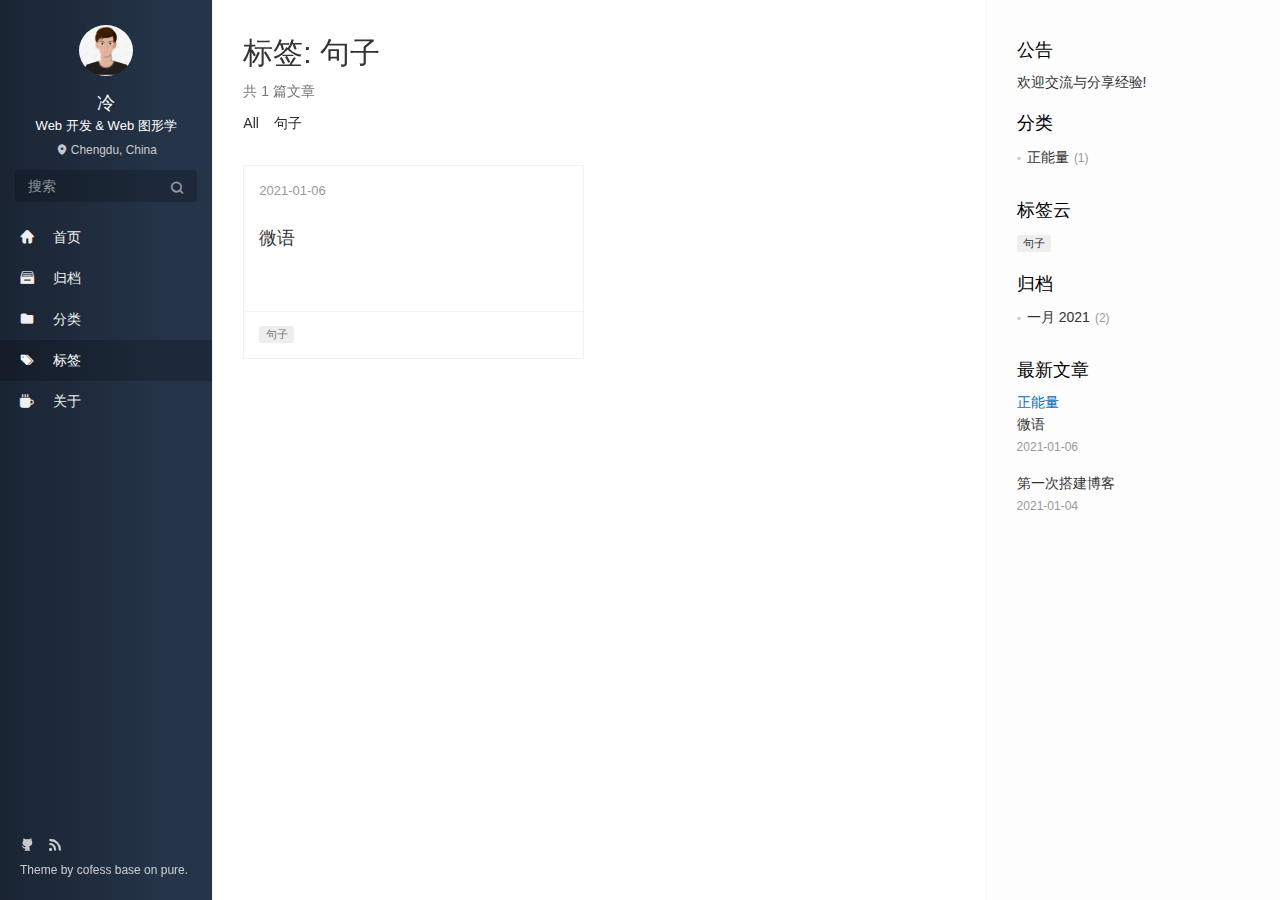
<file: tags/句子/index.html>
<!DOCTYPE html>
<html lang=zh>
<head>
  <meta charset="utf-8">
  
  <meta http-equiv="X-UA-Compatible" content="IE=edge,chrome=1">
  <meta name="viewport" content="width=device-width, initial-scale=1, maximum-scale=1, minimum-scale=1, user-scalable=no, minimal-ui">
  <meta name="renderer" content="webkit">
  <meta http-equiv="Cache-Control" content="no-transform" />
  <meta http-equiv="Cache-Control" content="no-siteapp" />
  <meta name="apple-mobile-web-app-capable" content="yes">
  <meta name="apple-mobile-web-app-status-bar-style" content="black">
  <meta name="format-detection" content="telephone=no,email=no,adress=no">
  <!-- Color theme for statusbar -->
  <meta name="theme-color" content="#000000" />
  <!-- 强制页面在当前窗口以独立页面显示,防止别人在框架里调用页面 -->
  <meta http-equiv="window-target" content="_top" />
  
  
  <title>标签: 句子 | Hexo</title>
  <meta name="description" content="博客，关于Javascript、Css、Html、Node.js、WebGL、THREE.js、Shader、GLSL等">
<meta property="og:type" content="website">
<meta property="og:title" content="冷">
<meta property="og:url" content="https://lxr1415.github.io/tags/%E5%8F%A5%E5%AD%90/index.html">
<meta property="og:site_name" content="冷">
<meta property="og:description" content="博客，关于Javascript、Css、Html、Node.js、WebGL、THREE.js、Shader、GLSL等">
<meta property="og:locale" content="zh_CN">
<meta property="article:author" content="冷">
<meta property="article:tag" content="javascript css html Node.js WebGL THREE.js Shader GLSL">
<meta name="twitter:card" content="summary">
  <!-- Canonical links -->
  <link rel="canonical" href="https://lxr1415.github.io/tags/%E5%8F%A5%E5%AD%90/index.html">
  
    <link rel="alternate" href="/atom.xml" title="冷" type="application/atom+xml">
  
  
    <link rel="icon" href="/favicon.png" type="image/x-icon">
  
  
<link rel="stylesheet" href="/css/style.css">

  
  
  
  
    <link rel="stylesheet" href="//cdn.jsdelivr.net/npm/gitalk@1.4.0/dist/gitalk.min.css">
  
<meta name="generator" content="Hexo 5.3.0"></head>


<body class="main-center theme-black" itemscope itemtype="http://schema.org/WebPage">
  <header class="header" itemscope itemtype="http://schema.org/WPHeader">
  <div class="slimContent">
    <div class="navbar-header">
      
      
      <div class="profile-block text-center">
        <a id="avatar" href="https://github.com/lxr1415" target="_blank">
          <img class="img-circle img-rotate" src="/images/avatar.png" width="200" height="200">
        </a>
        <h2 id="name" class="hidden-xs hidden-sm">冷</h2>
        <h3 id="title" class="hidden-xs hidden-sm hidden-md">Web 开发 &amp; Web 图形学</h3>
        <small id="location" class="text-muted hidden-xs hidden-sm"><i class="icon icon-map-marker"></i> Chengdu, China</small>
      </div>
      
      <div class="search" id="search-form-wrap">

    <form class="search-form sidebar-form">
        <div class="input-group">
            <input type="text" class="search-form-input form-control" placeholder="搜索" />
            <span class="input-group-btn">
                <button type="submit" class="search-form-submit btn btn-flat" onclick="return false;"><i class="icon icon-search"></i></button>
            </span>
        </div>
    </form>
    <div class="ins-search">
  <div class="ins-search-mask"></div>
  <div class="ins-search-container">
    <div class="ins-input-wrapper">
      <input type="text" class="ins-search-input" placeholder="想要查找什么..." x-webkit-speech />
      <button type="button" class="close ins-close ins-selectable" data-dismiss="modal" aria-label="Close"><span aria-hidden="true">×</span></button>
    </div>
    <div class="ins-section-wrapper">
      <div class="ins-section-container"></div>
    </div>
  </div>
</div>


</div>
      <button class="navbar-toggle collapsed" type="button" data-toggle="collapse" data-target="#main-navbar" aria-controls="main-navbar" aria-expanded="false">
        <span class="sr-only">Toggle navigation</span>
        <span class="icon-bar"></span>
        <span class="icon-bar"></span>
        <span class="icon-bar"></span>
      </button>
    </div>
    <nav id="main-navbar" class="collapse navbar-collapse" itemscope itemtype="http://schema.org/SiteNavigationElement" role="navigation">
      <ul class="nav navbar-nav main-nav menu-highlight">
        
        
        <li class="menu-item menu-item-home">
          <a href="/.">
            
            <i class="icon icon-home-fill"></i>
            
            <span class="menu-title">首页</span>
          </a>
        </li>
        
        
        <li class="menu-item menu-item-archives">
          <a href="/archives">
            
            <i class="icon icon-archives-fill"></i>
            
            <span class="menu-title">归档</span>
          </a>
        </li>
        
        
        <li class="menu-item menu-item-categories">
          <a href="/categories">
            
            <i class="icon icon-folder"></i>
            
            <span class="menu-title">分类</span>
          </a>
        </li>
        
        
        <li class="menu-item menu-item-tags">
          <a href="/tags">
            
            <i class="icon icon-tags"></i>
            
            <span class="menu-title">标签</span>
          </a>
        </li>
        
        
        <li class="menu-item menu-item-about">
          <a href="/about">
            
            <i class="icon icon-cup-fill"></i>
            
            <span class="menu-title">关于</span>
          </a>
        </li>
        
      </ul>
      
	
    <ul class="social-links">
    	
        <li><a href="https://github.com/lxr1415" target="_blank" title="Github" data-toggle=tooltip data-placement=top><i class="icon icon-github"></i></a></li>
        
        <li><a href="/atom.xml" target="_blank" title="Rss" data-toggle=tooltip data-placement=top><i class="icon icon-rss"></i></a></li>
        
    </ul>

    </nav>
  </div>
</header>

  
    <aside class="sidebar" itemscope itemtype="http://schema.org/WPSideBar">
  <div class="slimContent">
    
      <div class="widget">
    <h3 class="widget-title">公告</h3>
    <div class="widget-body">
        <div id="board">
            <div class="content">
                <p>欢迎交流与分享经验!</p>
            </div>
        </div>
    </div>
</div>

    
      
  <div class="widget">
    <h3 class="widget-title">分类</h3>
    <div class="widget-body">
      <ul class="category-list"><li class="category-list-item"><a class="category-list-link" href="/categories/%E6%AD%A3%E8%83%BD%E9%87%8F/">正能量</a><span class="category-list-count">1</span></li></ul>
    </div>
  </div>


    
      
  <div class="widget">
    <h3 class="widget-title">标签云</h3>
    <div class="widget-body tagcloud">
      <a href="/tags/%E5%8F%A5%E5%AD%90/" style="font-size: 13px;">句子</a>
    </div>
  </div>

    
      
  <div class="widget">
    <h3 class="widget-title">归档</h3>
    <div class="widget-body">
      <ul class="archive-list"><li class="archive-list-item"><a class="archive-list-link" href="/archives/2021/01/">一月 2021</a><span class="archive-list-count">2</span></li></ul>
    </div>
  </div>


    
      
  <div class="widget">
    <h3 class="widget-title">最新文章</h3>
    <div class="widget-body">
      <ul class="recent-post-list list-unstyled no-thumbnail">
        
          <li>
            
            <div class="item-inner">
              <p class="item-category">
                <a class="category-link" href="/categories/%E6%AD%A3%E8%83%BD%E9%87%8F/">正能量</a>
              </p>
              <p class="item-title">
                <a href="/2021/01/06/%E5%BE%AE%E8%AF%AD/" class="title">微语</a>
              </p>
              <p class="item-date">
                <time datetime="2021-01-06T06:30:10.000Z" itemprop="datePublished">2021-01-06</time>
              </p>
            </div>
          </li>
          
          <li>
            
            <div class="item-inner">
              <p class="item-category">
                
              </p>
              <p class="item-title">
                <a href="/2021/01/04/%E7%AC%AC%E4%B8%80%E6%AC%A1%E6%90%AD%E5%BB%BA%E5%8D%9A%E5%AE%A2/" class="title">第一次搭建博客</a>
              </p>
              <p class="item-date">
                <time datetime="2021-01-04T08:11:58.000Z" itemprop="datePublished">2021-01-04</time>
              </p>
            </div>
          </li>
          
      </ul>
    </div>
  </div>
  

    
  </div>
</aside>

  
  <main class="main" role="main">
  <article class="content article article-tags post-type-list" itemscope="">
    <header class="article-header">
      <h1 itemprop="name" class="hidden-xs">标签: 句子</h1>
      <p class="text-muted hidden-xs">共 1 篇文章</p>
      <nav role="navigation" id="nav-main" class="okayNav">
        <ul>
          <li><a href="/tags">All</a></li>
          
          <li><a href="/tags/句子/">句子</a></li>
          
        </ul>
      </nav>
    </header>
    <!-- /header -->
    <div class="article-body">
      <div class="row">
        
<div class="col-md-6">
    
<article class="panel panel-default hover-shadow hover-grow" itemscope itemtype="http://schema.org/BlogPosting">
  <div class="panel-body">
     <div class="article-meta">
       <time datetime="2021-01-06T06:30:10.000Z" itemprop="datePublished">2021-01-06</time>
     </div>
     <h3 class="article-title" itemprop="name">
       <a class="article-link" href="/2021/01/06/%E5%BE%AE%E8%AF%AD/">微语</a>
     </h3>
   </div>
   
   <div class="panel-footer">
     
      <a href="/tags/%E5%8F%A5%E5%AD%90/" class="label label-default mb">句子</a>
     
     
   </div>
   
</article>


</div>

      </div>
    </div>
  </article>
   
</main>

  <footer class="footer" itemscope itemtype="http://schema.org/WPFooter">
	
	
    <ul class="social-links">
    	
        <li><a href="https://github.com/lxr1415" target="_blank" title="Github" data-toggle=tooltip data-placement=top><i class="icon icon-github"></i></a></li>
        
        <li><a href="/atom.xml" target="_blank" title="Rss" data-toggle=tooltip data-placement=top><i class="icon icon-rss"></i></a></li>
        
    </ul>

    <div class="copyright">
    	
        <div class="publishby">
        	Theme by <a href="https://github.com/cofess" target="_blank"> cofess </a>base on <a href="https://github.com/cofess/hexo-theme-pure" target="_blank">pure</a>.
        </div>
    </div>
</footer>
  <script src="//cdn.jsdelivr.net/npm/jquery@1.12.4/dist/jquery.min.js"></script>
<script>
window.jQuery || document.write('<script src="js/jquery.min.js"><\/script>')
</script>

<script src="/js/plugin.min.js"></script>


<script src="/js/application.js"></script>


    <script>
(function (window) {
    var INSIGHT_CONFIG = {
        TRANSLATION: {
            POSTS: '文章',
            PAGES: '页面',
            CATEGORIES: '分类',
            TAGS: '标签',
            UNTITLED: '(未命名)',
        },
        ROOT_URL: '/',
        CONTENT_URL: '/content.json',
    };
    window.INSIGHT_CONFIG = INSIGHT_CONFIG;
})(window);
</script>

<script src="/js/insight.js"></script>












</body>
</html>
</file>
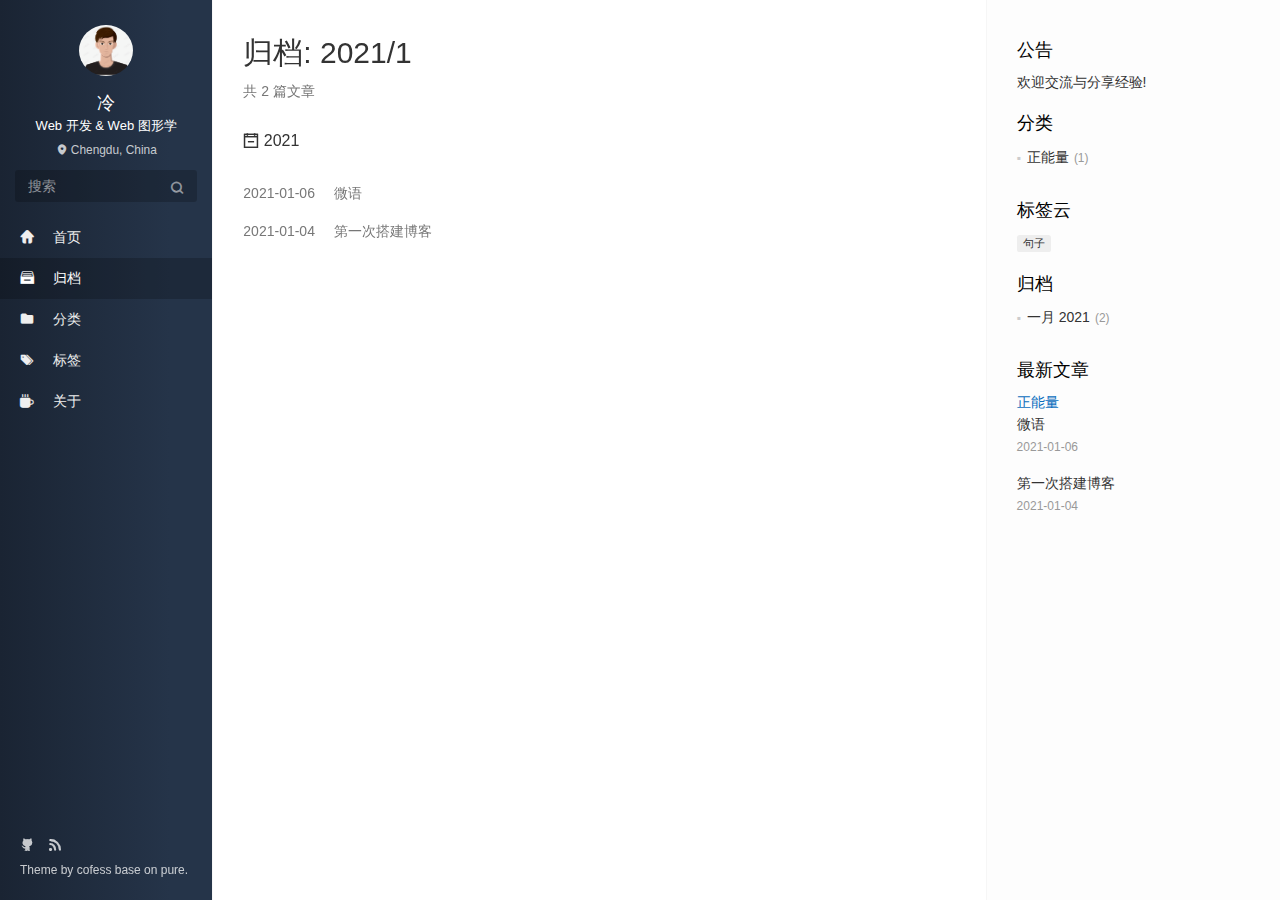
<file: archives/2021/01/index.html>
<!DOCTYPE html>
<html lang=zh>
<head>
  <meta charset="utf-8">
  
  <meta http-equiv="X-UA-Compatible" content="IE=edge,chrome=1">
  <meta name="viewport" content="width=device-width, initial-scale=1, maximum-scale=1, minimum-scale=1, user-scalable=no, minimal-ui">
  <meta name="renderer" content="webkit">
  <meta http-equiv="Cache-Control" content="no-transform" />
  <meta http-equiv="Cache-Control" content="no-siteapp" />
  <meta name="apple-mobile-web-app-capable" content="yes">
  <meta name="apple-mobile-web-app-status-bar-style" content="black">
  <meta name="format-detection" content="telephone=no,email=no,adress=no">
  <!-- Color theme for statusbar -->
  <meta name="theme-color" content="#000000" />
  <!-- 强制页面在当前窗口以独立页面显示,防止别人在框架里调用页面 -->
  <meta http-equiv="window-target" content="_top" />
  
  
  <title>归档: 2021/1 | Hexo</title>
  <meta name="description" content="博客，关于Javascript、Css、Html、Node.js、WebGL、THREE.js、Shader、GLSL等">
<meta property="og:type" content="website">
<meta property="og:title" content="冷">
<meta property="og:url" content="https://lxr1415.github.io/archives/2021/01/index.html">
<meta property="og:site_name" content="冷">
<meta property="og:description" content="博客，关于Javascript、Css、Html、Node.js、WebGL、THREE.js、Shader、GLSL等">
<meta property="og:locale" content="zh_CN">
<meta property="article:author" content="冷">
<meta property="article:tag" content="javascript css html Node.js WebGL THREE.js Shader GLSL">
<meta name="twitter:card" content="summary">
  <!-- Canonical links -->
  <link rel="canonical" href="https://lxr1415.github.io/archives/2021/01/index.html">
  
    <link rel="alternate" href="/atom.xml" title="冷" type="application/atom+xml">
  
  
    <link rel="icon" href="/favicon.png" type="image/x-icon">
  
  
<link rel="stylesheet" href="/css/style.css">

  
  
  
  
    <link rel="stylesheet" href="//cdn.jsdelivr.net/npm/gitalk@1.4.0/dist/gitalk.min.css">
  
<meta name="generator" content="Hexo 5.3.0"></head>


<body class="main-center theme-black" itemscope itemtype="http://schema.org/WebPage">
  <header class="header" itemscope itemtype="http://schema.org/WPHeader">
  <div class="slimContent">
    <div class="navbar-header">
      
      
      <div class="profile-block text-center">
        <a id="avatar" href="https://github.com/lxr1415" target="_blank">
          <img class="img-circle img-rotate" src="/images/avatar.png" width="200" height="200">
        </a>
        <h2 id="name" class="hidden-xs hidden-sm">冷</h2>
        <h3 id="title" class="hidden-xs hidden-sm hidden-md">Web 开发 &amp; Web 图形学</h3>
        <small id="location" class="text-muted hidden-xs hidden-sm"><i class="icon icon-map-marker"></i> Chengdu, China</small>
      </div>
      
      <div class="search" id="search-form-wrap">

    <form class="search-form sidebar-form">
        <div class="input-group">
            <input type="text" class="search-form-input form-control" placeholder="搜索" />
            <span class="input-group-btn">
                <button type="submit" class="search-form-submit btn btn-flat" onclick="return false;"><i class="icon icon-search"></i></button>
            </span>
        </div>
    </form>
    <div class="ins-search">
  <div class="ins-search-mask"></div>
  <div class="ins-search-container">
    <div class="ins-input-wrapper">
      <input type="text" class="ins-search-input" placeholder="想要查找什么..." x-webkit-speech />
      <button type="button" class="close ins-close ins-selectable" data-dismiss="modal" aria-label="Close"><span aria-hidden="true">×</span></button>
    </div>
    <div class="ins-section-wrapper">
      <div class="ins-section-container"></div>
    </div>
  </div>
</div>


</div>
      <button class="navbar-toggle collapsed" type="button" data-toggle="collapse" data-target="#main-navbar" aria-controls="main-navbar" aria-expanded="false">
        <span class="sr-only">Toggle navigation</span>
        <span class="icon-bar"></span>
        <span class="icon-bar"></span>
        <span class="icon-bar"></span>
      </button>
    </div>
    <nav id="main-navbar" class="collapse navbar-collapse" itemscope itemtype="http://schema.org/SiteNavigationElement" role="navigation">
      <ul class="nav navbar-nav main-nav menu-highlight">
        
        
        <li class="menu-item menu-item-home">
          <a href="/.">
            
            <i class="icon icon-home-fill"></i>
            
            <span class="menu-title">首页</span>
          </a>
        </li>
        
        
        <li class="menu-item menu-item-archives">
          <a href="/archives">
            
            <i class="icon icon-archives-fill"></i>
            
            <span class="menu-title">归档</span>
          </a>
        </li>
        
        
        <li class="menu-item menu-item-categories">
          <a href="/categories">
            
            <i class="icon icon-folder"></i>
            
            <span class="menu-title">分类</span>
          </a>
        </li>
        
        
        <li class="menu-item menu-item-tags">
          <a href="/tags">
            
            <i class="icon icon-tags"></i>
            
            <span class="menu-title">标签</span>
          </a>
        </li>
        
        
        <li class="menu-item menu-item-about">
          <a href="/about">
            
            <i class="icon icon-cup-fill"></i>
            
            <span class="menu-title">关于</span>
          </a>
        </li>
        
      </ul>
      
	
    <ul class="social-links">
    	
        <li><a href="https://github.com/lxr1415" target="_blank" title="Github" data-toggle=tooltip data-placement=top><i class="icon icon-github"></i></a></li>
        
        <li><a href="/atom.xml" target="_blank" title="Rss" data-toggle=tooltip data-placement=top><i class="icon icon-rss"></i></a></li>
        
    </ul>

    </nav>
  </div>
</header>

  
    <aside class="sidebar" itemscope itemtype="http://schema.org/WPSideBar">
  <div class="slimContent">
    
      <div class="widget">
    <h3 class="widget-title">公告</h3>
    <div class="widget-body">
        <div id="board">
            <div class="content">
                <p>欢迎交流与分享经验!</p>
            </div>
        </div>
    </div>
</div>

    
      
  <div class="widget">
    <h3 class="widget-title">分类</h3>
    <div class="widget-body">
      <ul class="category-list"><li class="category-list-item"><a class="category-list-link" href="/categories/%E6%AD%A3%E8%83%BD%E9%87%8F/">正能量</a><span class="category-list-count">1</span></li></ul>
    </div>
  </div>


    
      
  <div class="widget">
    <h3 class="widget-title">标签云</h3>
    <div class="widget-body tagcloud">
      <a href="/tags/%E5%8F%A5%E5%AD%90/" style="font-size: 13px;">句子</a>
    </div>
  </div>

    
      
  <div class="widget">
    <h3 class="widget-title">归档</h3>
    <div class="widget-body">
      <ul class="archive-list"><li class="archive-list-item"><a class="archive-list-link" href="/archives/2021/01/">一月 2021</a><span class="archive-list-count">2</span></li></ul>
    </div>
  </div>


    
      
  <div class="widget">
    <h3 class="widget-title">最新文章</h3>
    <div class="widget-body">
      <ul class="recent-post-list list-unstyled no-thumbnail">
        
          <li>
            
            <div class="item-inner">
              <p class="item-category">
                <a class="category-link" href="/categories/%E6%AD%A3%E8%83%BD%E9%87%8F/">正能量</a>
              </p>
              <p class="item-title">
                <a href="/2021/01/06/%E5%BE%AE%E8%AF%AD/" class="title">微语</a>
              </p>
              <p class="item-date">
                <time datetime="2021-01-06T06:30:10.000Z" itemprop="datePublished">2021-01-06</time>
              </p>
            </div>
          </li>
          
          <li>
            
            <div class="item-inner">
              <p class="item-category">
                
              </p>
              <p class="item-title">
                <a href="/2021/01/04/%E7%AC%AC%E4%B8%80%E6%AC%A1%E6%90%AD%E5%BB%BA%E5%8D%9A%E5%AE%A2/" class="title">第一次搭建博客</a>
              </p>
              <p class="item-date">
                <time datetime="2021-01-04T08:11:58.000Z" itemprop="datePublished">2021-01-04</time>
              </p>
            </div>
          </li>
          
      </ul>
    </div>
  </div>
  

    
  </div>
</aside>

  
  
<main class="main" role="main">
  	<article class="content article article-archives article-type-list" itemscope="">
	    <header class="article-header">
	      <h1 itemprop="title">归档: 2021/1</h1>
	      <p class="text-muted">共 2 篇文章</p>
	    </header>
	    <div class="article-body">
	      
  
  
    
    
      
      
      <section class="panel panel-default b-no">
        <div class="panel-heading" role="tab">
          <h3 class="panel-title">
            <a data-toggle="collapse" href="#collapse2021" aria-expanded="true">
              <i class="icon icon-calendar-plus text-active"></i><i class="icon icon-calendar-minus text"></i>
              2021
            </a>
            <!-- <a href="/archives/2021" class="archive-year">2021</a> -->
          </h3>
        </div>
        <div id="collapse2021" class="panel-collapse collapse in" role="tabpanel" aria-labelledby="heading2021">
        <div class="panel-body">
          <div class="collection">
    
    
<a href="/2021/01/06/%E5%BE%AE%E8%AF%AD/" class="collection-item" target="_blank" itemprop="url">
  <time datetime="2021-01-06T06:30:10.000Z" itemprop="datePublished">2021-01-06</time>
  <span>&nbsp;&nbsp;&nbsp;</span> 微语
</a>


  
    
    
    
<a href="/2021/01/04/%E7%AC%AC%E4%B8%80%E6%AC%A1%E6%90%AD%E5%BB%BA%E5%8D%9A%E5%AE%A2/" class="collection-item" target="_blank" itemprop="url">
  <time datetime="2021-01-04T08:11:58.000Z" itemprop="datePublished">2021-01-04</time>
  <span>&nbsp;&nbsp;&nbsp;</span> 第一次搭建博客
</a>


  
  
    </div></div></div></section>
  

	    </div>
  	</article>
  	 	
</main>

  <footer class="footer" itemscope itemtype="http://schema.org/WPFooter">
	
	
    <ul class="social-links">
    	
        <li><a href="https://github.com/lxr1415" target="_blank" title="Github" data-toggle=tooltip data-placement=top><i class="icon icon-github"></i></a></li>
        
        <li><a href="/atom.xml" target="_blank" title="Rss" data-toggle=tooltip data-placement=top><i class="icon icon-rss"></i></a></li>
        
    </ul>

    <div class="copyright">
    	
        <div class="publishby">
        	Theme by <a href="https://github.com/cofess" target="_blank"> cofess </a>base on <a href="https://github.com/cofess/hexo-theme-pure" target="_blank">pure</a>.
        </div>
    </div>
</footer>
  <script src="//cdn.jsdelivr.net/npm/jquery@1.12.4/dist/jquery.min.js"></script>
<script>
window.jQuery || document.write('<script src="js/jquery.min.js"><\/script>')
</script>

<script src="/js/plugin.min.js"></script>


<script src="/js/application.js"></script>


    <script>
(function (window) {
    var INSIGHT_CONFIG = {
        TRANSLATION: {
            POSTS: '文章',
            PAGES: '页面',
            CATEGORIES: '分类',
            TAGS: '标签',
            UNTITLED: '(未命名)',
        },
        ROOT_URL: '/',
        CONTENT_URL: '/content.json',
    };
    window.INSIGHT_CONFIG = INSIGHT_CONFIG;
})(window);
</script>

<script src="/js/insight.js"></script>












</body>
</html>
</file>
<file: css/style.css>
@charset "UTF-8";

/**
 * global variables and mixins
 */

/**
 * font family
 */

/**
 * 
 */

/* Mixins */

/**
 * bootstrap
 */

/*!
 * Bootstrap v3.3.7 (http://getbootstrap.com)
 * Copyright 2011-2016 Twitter, Inc.
 * Licensed under MIT (https://github.com/twbs/bootstrap/blob/master/LICENSE)
 */

/*! normalize.css v3.0.3 | MIT License | github.com/necolas/normalize.css */

html {
  font-family: sans-serif;
  -ms-text-size-adjust: 100%;
  -webkit-text-size-adjust: 100%;
}

body {
  margin: 0;
}

article,
aside,
details,
figcaption,
figure,
footer,
header,
hgroup,
main,
menu,
nav,
section,
summary {
  display: block;
}

audio,
canvas,
progress,
video {
  display: inline-block;
  vertical-align: baseline;
}

audio:not([controls]) {
  display: none;
  height: 0;
}

[hidden],
template {
  display: none;
}

a {
  background-color: transparent;
}

a:active,
a:hover {
  outline: 0;
}

abbr[title] {
  border-bottom: 1px dotted;
}

b,
strong {
  font-weight: bold;
}

dfn {
  font-style: italic;
}

h1 {
  font-size: 2em;
  margin: 0.67em 0;
}

mark {
  background: #ff0;
  color: #000;
}

small {
  font-size: 80%;
}

sub,
sup {
  font-size: 75%;
  line-height: 0;
  position: relative;
  vertical-align: baseline;
}

sup {
  top: -0.5em;
}

sub {
  bottom: -0.25em;
}

img {
  border: 0;
}

svg:not(:root) {
  overflow: hidden;
}

figure {
  margin: 1em 40px;
}

hr {
  -webkit-box-sizing: content-box;
  box-sizing: content-box;
  height: 0;
}

pre {
  overflow: auto;
}

code,
kbd,
pre,
samp {
  font-family: monospace,monospace;
  font-size: 1em;
}

button,
input,
optgroup,
select,
textarea {
  color: inherit;
  font: inherit;
  margin: 0;
}

button {
  overflow: visible;
}

button,
select {
  text-transform: none;
}

button,
html input[type="button"],
input[type="reset"],
input[type="submit"] {
  -webkit-appearance: button;
  cursor: pointer;
}

button[disabled],
html input[disabled] {
  cursor: default;
}

button::-moz-focus-inner,
input::-moz-focus-inner {
  border: 0;
  padding: 0;
}

input {
  line-height: normal;
}

input[type="checkbox"],
input[type="radio"] {
  -webkit-box-sizing: border-box;
  box-sizing: border-box;
  padding: 0;
}

input[type="number"]::-webkit-inner-spin-button,
input[type="number"]::-webkit-outer-spin-button {
  height: auto;
}

input[type="search"] {
  -webkit-appearance: textfield;
  -webkit-box-sizing: content-box;
  box-sizing: content-box;
}

input[type="search"]::-webkit-search-cancel-button,
input[type="search"]::-webkit-search-decoration {
  -webkit-appearance: none;
}

fieldset {
  border: 1px solid #c0c0c0;
  margin: 0 2px;
  padding: 0.35em 0.625em 0.75em;
}

legend {
  border: 0;
  padding: 0;
}

textarea {
  overflow: auto;
}

optgroup {
  font-weight: bold;
}

table {
  border-collapse: collapse;
  border-spacing: 0;
}

td,
th {
  padding: 0;
}

/*! Source: https://github.com/h5bp/html5-boilerplate/blob/master/src/css/main.css */

* {
  -webkit-box-sizing: border-box;
  box-sizing: border-box;
}

*:before,
*:after {
  -webkit-box-sizing: border-box;
  box-sizing: border-box;
}

html {
  font-size: 10px;
  -webkit-tap-highlight-color: transparent;
}

input,
button,
select,
textarea {
  font-family: inherit;
  font-size: inherit;
  line-height: inherit;
}

a {
  color: #2196f3;
  text-decoration: none;
}

a:hover,
a:focus {
  color: #0a6ebd;
  text-decoration: underline;
}

a:focus {
  outline: 5px auto -webkit-focus-ring-color;
  outline-offset: -2px;
}

figure {
  margin: 0;
}

img {
  vertical-align: middle;
}

.img-responsive {
  display: block;
  max-width: 100%;
  height: auto;
}

.img-rounded {
  border-radius: 6px;
}

.img-thumbnail {
  padding: 4px;
  line-height: 1.57143;
  background-color: #fff;
  border: 1px solid #ddd;
  border-radius: 4px;
  -webkit-transition: all 0.2s ease-in-out;
  transition: all 0.2s ease-in-out;
  display: inline-block;
  max-width: 100%;
  height: auto;
}

.img-circle {
  border-radius: 50%;
}

hr {
  margin-top: 21px;
  margin-bottom: 21px;
  border: 0;
  border-top: 1px solid #eeeeee;
}

.sr-only {
  position: absolute;
  width: 1px;
  height: 1px;
  margin: -1px;
  padding: 0;
  overflow: hidden;
  clip: rect(0, 0, 0, 0);
  border: 0;
}

.sr-only-focusable:active,
.sr-only-focusable:focus {
  position: static;
  width: auto;
  height: auto;
  margin: 0;
  overflow: visible;
  clip: auto;
}

[role="button"] {
  cursor: pointer;
}

h1,
h2,
h3,
h4,
h5,
h6,
.h1,
.h2,
.h3,
.h4,
.h5,
.h6 {
  font-family: inherit;
  font-weight: 500;
  line-height: 1.1;
  color: inherit;
}

h1 small,
h1 .small,
h2 small,
h2 .small,
h3 small,
h3 .small,
h4 small,
h4 .small,
h5 small,
h5 .small,
h6 small,
h6 .small,
.h1 small,
.h1 .small,
.h2 small,
.h2 .small,
.h3 small,
.h3 .small,
.h4 small,
.h4 .small,
.h5 small,
.h5 .small,
.h6 small,
.h6 .small {
  font-weight: normal;
  line-height: 1;
  color: #777777;
}

h1,
.h1,
h2,
.h2,
h3,
.h3 {
  margin-top: 21px;
  margin-bottom: 10.5px;
}

h1 small,
h1 .small,
.h1 small,
.h1 .small,
h2 small,
h2 .small,
.h2 small,
.h2 .small,
h3 small,
h3 .small,
.h3 small,
.h3 .small {
  font-size: 65%;
}

h4,
.h4,
h5,
.h5,
h6,
.h6 {
  margin-top: 10.5px;
  margin-bottom: 10.5px;
}

h4 small,
h4 .small,
.h4 small,
.h4 .small,
h5 small,
h5 .small,
.h5 small,
.h5 .small,
h6 small,
h6 .small,
.h6 small,
.h6 .small {
  font-size: 75%;
}

h1,
.h1 {
  font-size: 30px;
}

h2,
.h2 {
  font-size: 26px;
}

h3,
.h3 {
  font-size: 22px;
}

h4,
.h4 {
  font-size: 18px;
}

h5,
.h5 {
  font-size: 14px;
}

h6,
.h6 {
  font-size: 12px;
}

p {
  margin: 0 0 10.5px;
}

.lead {
  margin-bottom: 21px;
  font-size: 16px;
  font-weight: 300;
  line-height: 1.4;
}

small,
.small {
  font-size: 85%;
}

mark,
.mark {
  background-color: #fcf8e3;
  padding: .2em;
}

.text-left {
  text-align: left;
}

.text-right {
  text-align: right;
}

.text-center {
  text-align: center;
}

.text-justify {
  text-align: justify;
}

.text-nowrap {
  white-space: nowrap;
}

.text-lowercase {
  text-transform: lowercase;
}

.text-uppercase,
.initialism {
  text-transform: uppercase;
}

.text-capitalize {
  text-transform: capitalize;
}

.text-muted {
  color: #777777 !important;
}

.text-primary {
  color: #2196f3;
}

a.text-primary:hover,
a.text-primary:focus {
  color: #0c7cd5;
}

.text-success {
  color: #3c763d;
}

a.text-success:hover,
a.text-success:focus {
  color: #2b542c;
}

.text-info {
  color: #31708f;
}

a.text-info:hover,
a.text-info:focus {
  color: #245269;
}

.text-warning {
  color: #8a6d3b;
}

a.text-warning:hover,
a.text-warning:focus {
  color: #66512c;
}

.text-danger {
  color: #a94442;
}

a.text-danger:hover,
a.text-danger:focus {
  color: #843534;
}

.bg-primary {
  color: #fff;
}

.bg-primary {
  background-color: #2196f3;
}

a.bg-primary:hover,
a.bg-primary:focus {
  background-color: #0c7cd5;
}

.bg-success {
  background-color: #dff0d8;
}

a.bg-success:hover,
a.bg-success:focus {
  background-color: #c1e2b3;
}

.bg-info {
  background-color: #d9edf7;
}

a.bg-info:hover,
a.bg-info:focus {
  background-color: #afd9ee;
}

.bg-warning {
  background-color: #fcf8e3;
}

a.bg-warning:hover,
a.bg-warning:focus {
  background-color: #f7ecb5;
}

.bg-danger {
  background-color: #f2dede;
}

a.bg-danger:hover,
a.bg-danger:focus {
  background-color: #e4b9b9;
}

.page-header {
  padding-bottom: 9.5px;
  margin: 42px 0 21px;
  border-bottom: 1px solid #eeeeee;
}

ul,
ol {
  margin-top: 0;
  margin-bottom: 10.5px;
}

ul ul,
ul ol,
ol ul,
ol ol {
  margin-bottom: 0;
}

.list-unstyled {
  padding-left: 0;
  list-style: none;
}

.list-inline {
  padding-left: 0;
  list-style: none;
  margin-left: -5px;
}

.list-inline > li {
  display: inline-block;
  padding-left: 5px;
  padding-right: 5px;
}

dl {
  margin-top: 0;
  margin-bottom: 21px;
}

dt,
dd {
  line-height: 1.57143;
}

dt {
  font-weight: bold;
}

dd {
  margin-left: 0;
}

.dl-horizontal dd:before,
.dl-horizontal dd:after {
  content: " ";
  display: table;
}

.dl-horizontal dd:after {
  clear: both;
}

abbr[title],
abbr[data-original-title] {
  cursor: help;
  border-bottom: 1px dotted #777777;
}

.initialism {
  font-size: 90%;
}

blockquote {
  padding: 10.5px 16px;
  margin: 0 0 21px;
  border: 1px dotted #eeeeee;
  border-left: 3px solid #eeeeee;
  background-color: #fbfbfb;
}

blockquote p:last-child,
blockquote ul:last-child,
blockquote ol:last-child {
  margin-bottom: 0;
}

blockquote footer,
blockquote small,
blockquote .small {
  display: block;
  font-size: 80%;
  line-height: 1.57143;
  color: #777777;
}

blockquote footer:before,
blockquote small:before,
blockquote .small:before {
  content: '\2014 \00A0';
}

.blockquote-reverse,
blockquote.pull-right {
  padding-right: 15px;
  padding-left: 0;
  border-right: 5px solid #eeeeee;
  border-left: 0;
  text-align: right;
}

.blockquote-reverse footer:before,
.blockquote-reverse small:before,
.blockquote-reverse .small:before,
blockquote.pull-right footer:before,
blockquote.pull-right small:before,
blockquote.pull-right .small:before {
  content: '';
}

.blockquote-reverse footer:after,
.blockquote-reverse small:after,
.blockquote-reverse .small:after,
blockquote.pull-right footer:after,
blockquote.pull-right small:after,
blockquote.pull-right .small:after {
  content: '\00A0 \2014';
}

address {
  margin-bottom: 21px;
  font-style: normal;
  line-height: 1.57143;
}

.container {
  margin-right: auto;
  margin-left: auto;
  padding-left: 15px;
  padding-right: 15px;
}

.container:before,
.container:after {
  content: " ";
  display: table;
}

.container:after {
  clear: both;
}

.container-fluid {
  margin-right: auto;
  margin-left: auto;
  padding-left: 15px;
  padding-right: 15px;
}

.container-fluid:before,
.container-fluid:after {
  content: " ";
  display: table;
}

.container-fluid:after {
  clear: both;
}

.row {
  margin-left: -15px;
  margin-right: -15px;
}

.row:before,
.row:after {
  content: " ";
  display: table;
}

.row:after {
  clear: both;
}

.col-xs-1,
.col-sm-1,
.col-md-1,
.col-lg-1,
.col-xs-2,
.col-sm-2,
.col-md-2,
.col-lg-2,
.col-xs-3,
.col-sm-3,
.col-md-3,
.col-lg-3,
.col-xs-4,
.col-sm-4,
.col-md-4,
.col-lg-4,
.col-xs-5,
.col-sm-5,
.col-md-5,
.col-lg-5,
.col-xs-6,
.col-sm-6,
.col-md-6,
.col-lg-6,
.col-xs-7,
.col-sm-7,
.col-md-7,
.col-lg-7,
.col-xs-8,
.col-sm-8,
.col-md-8,
.col-lg-8,
.col-xs-9,
.col-sm-9,
.col-md-9,
.col-lg-9,
.col-xs-10,
.col-sm-10,
.col-md-10,
.col-lg-10,
.col-xs-11,
.col-sm-11,
.col-md-11,
.col-lg-11,
.col-xs-12,
.col-sm-12,
.col-md-12,
.col-lg-12 {
  position: relative;
  min-height: 1px;
  padding-left: 15px;
  padding-right: 15px;
}

.col-xs-1,
.col-xs-2,
.col-xs-3,
.col-xs-4,
.col-xs-5,
.col-xs-6,
.col-xs-7,
.col-xs-8,
.col-xs-9,
.col-xs-10,
.col-xs-11,
.col-xs-12 {
  float: left;
}

.col-xs-1 {
  width: 8.33333%;
}

.col-xs-2 {
  width: 16.66667%;
}

.col-xs-3 {
  width: 25%;
}

.col-xs-4 {
  width: 33.33333%;
}

.col-xs-5 {
  width: 41.66667%;
}

.col-xs-6 {
  width: 50%;
}

.col-xs-7 {
  width: 58.33333%;
}

.col-xs-8 {
  width: 66.66667%;
}

.col-xs-9 {
  width: 75%;
}

.col-xs-10 {
  width: 83.33333%;
}

.col-xs-11 {
  width: 91.66667%;
}

.col-xs-12 {
  width: 100%;
}

.col-xs-pull-0 {
  right: auto;
}

.col-xs-pull-1 {
  right: 8.33333%;
}

.col-xs-pull-2 {
  right: 16.66667%;
}

.col-xs-pull-3 {
  right: 25%;
}

.col-xs-pull-4 {
  right: 33.33333%;
}

.col-xs-pull-5 {
  right: 41.66667%;
}

.col-xs-pull-6 {
  right: 50%;
}

.col-xs-pull-7 {
  right: 58.33333%;
}

.col-xs-pull-8 {
  right: 66.66667%;
}

.col-xs-pull-9 {
  right: 75%;
}

.col-xs-pull-10 {
  right: 83.33333%;
}

.col-xs-pull-11 {
  right: 91.66667%;
}

.col-xs-pull-12 {
  right: 100%;
}

.col-xs-push-0 {
  left: auto;
}

.col-xs-push-1 {
  left: 8.33333%;
}

.col-xs-push-2 {
  left: 16.66667%;
}

.col-xs-push-3 {
  left: 25%;
}

.col-xs-push-4 {
  left: 33.33333%;
}

.col-xs-push-5 {
  left: 41.66667%;
}

.col-xs-push-6 {
  left: 50%;
}

.col-xs-push-7 {
  left: 58.33333%;
}

.col-xs-push-8 {
  left: 66.66667%;
}

.col-xs-push-9 {
  left: 75%;
}

.col-xs-push-10 {
  left: 83.33333%;
}

.col-xs-push-11 {
  left: 91.66667%;
}

.col-xs-push-12 {
  left: 100%;
}

.col-xs-offset-0 {
  margin-left: 0%;
}

.col-xs-offset-1 {
  margin-left: 8.33333%;
}

.col-xs-offset-2 {
  margin-left: 16.66667%;
}

.col-xs-offset-3 {
  margin-left: 25%;
}

.col-xs-offset-4 {
  margin-left: 33.33333%;
}

.col-xs-offset-5 {
  margin-left: 41.66667%;
}

.col-xs-offset-6 {
  margin-left: 50%;
}

.col-xs-offset-7 {
  margin-left: 58.33333%;
}

.col-xs-offset-8 {
  margin-left: 66.66667%;
}

.col-xs-offset-9 {
  margin-left: 75%;
}

.col-xs-offset-10 {
  margin-left: 83.33333%;
}

.col-xs-offset-11 {
  margin-left: 91.66667%;
}

.col-xs-offset-12 {
  margin-left: 100%;
}

.btn {
  display: inline-block;
  margin-bottom: 0;
  font-weight: normal;
  text-align: center;
  vertical-align: middle;
  -ms-touch-action: manipulation;
  touch-action: manipulation;
  cursor: pointer;
  background-image: none;
  border: 1px solid transparent;
  white-space: nowrap;
  padding: 6px 12px;
  font-size: 14px;
  line-height: 1.57143;
  border-radius: 4px;
  -webkit-user-select: none;
  -moz-user-select: none;
  -ms-user-select: none;
  user-select: none;
}

.btn:focus,
.btn.focus,
.btn:active:focus,
.btn:active.focus,
.btn.active:focus,
.btn.active.focus {
  outline: 5px auto -webkit-focus-ring-color;
  outline-offset: -2px;
}

.btn:hover,
.btn:focus,
.btn.focus {
  color: #333;
  text-decoration: none;
}

.btn:active,
.btn.active {
  outline: 0;
  background-image: none;
  -webkit-box-shadow: inset 0 3px 5px rgba(0, 0, 0, 0.125);
  box-shadow: inset 0 3px 5px rgba(0, 0, 0, 0.125);
}

.btn.disabled,
.btn[disabled],
fieldset[disabled] .btn {
  cursor: not-allowed;
  opacity: 0.65;
  filter: alpha(opacity=65);
  -webkit-box-shadow: none;
  box-shadow: none;
}

a.btn.disabled,
fieldset[disabled] a.btn {
  pointer-events: none;
}

.btn-default {
  color: #333;
  background-color: #fff;
  border-color: #ccc;
}

.btn-default:focus,
.btn-default.focus {
  color: #333;
  background-color: #e6e6e6;
  border-color: #8c8c8c;
}

.btn-default:hover {
  color: #333;
  background-color: #e6e6e6;
  border-color: #adadad;
}

.btn-default:active,
.btn-default.active,
.open > .btn-default.dropdown-toggle {
  color: #333;
  background-color: #e6e6e6;
  border-color: #adadad;
}

.btn-default:active:hover,
.btn-default:active:focus,
.btn-default:active.focus,
.btn-default.active:hover,
.btn-default.active:focus,
.btn-default.active.focus,
.open > .btn-default.dropdown-toggle:hover,
.open > .btn-default.dropdown-toggle:focus,
.open > .btn-default.dropdown-toggle.focus {
  color: #333;
  background-color: #d4d4d4;
  border-color: #8c8c8c;
}

.btn-default:active,
.btn-default.active,
.open > .btn-default.dropdown-toggle {
  background-image: none;
}

.btn-default.disabled:hover,
.btn-default.disabled:focus,
.btn-default.disabled.focus,
.btn-default[disabled]:hover,
.btn-default[disabled]:focus,
.btn-default[disabled].focus,
fieldset[disabled] .btn-default:hover,
fieldset[disabled] .btn-default:focus,
fieldset[disabled] .btn-default.focus {
  background-color: #fff;
  border-color: #ccc;
}

.btn-default .badge {
  color: #fff;
  background-color: #333;
}

.btn-primary {
  color: #fff;
  background-color: #2196f3;
  border-color: #0d8aee;
}

.btn-primary:focus,
.btn-primary.focus {
  color: #fff;
  background-color: #0c7cd5;
  border-color: #064475;
}

.btn-primary:hover {
  color: #fff;
  background-color: #0c7cd5;
  border-color: #0a68b4;
}

.btn-primary:active,
.btn-primary.active,
.open > .btn-primary.dropdown-toggle {
  color: #fff;
  background-color: #0c7cd5;
  border-color: #0a68b4;
}

.btn-primary:active:hover,
.btn-primary:active:focus,
.btn-primary:active.focus,
.btn-primary.active:hover,
.btn-primary.active:focus,
.btn-primary.active.focus,
.open > .btn-primary.dropdown-toggle:hover,
.open > .btn-primary.dropdown-toggle:focus,
.open > .btn-primary.dropdown-toggle.focus {
  color: #fff;
  background-color: #0a68b4;
  border-color: #064475;
}

.btn-primary:active,
.btn-primary.active,
.open > .btn-primary.dropdown-toggle {
  background-image: none;
}

.btn-primary.disabled:hover,
.btn-primary.disabled:focus,
.btn-primary.disabled.focus,
.btn-primary[disabled]:hover,
.btn-primary[disabled]:focus,
.btn-primary[disabled].focus,
fieldset[disabled] .btn-primary:hover,
fieldset[disabled] .btn-primary:focus,
fieldset[disabled] .btn-primary.focus {
  background-color: #2196f3;
  border-color: #0d8aee;
}

.btn-primary .badge {
  color: #2196f3;
  background-color: #fff;
}

.btn-success {
  color: #fff;
  background-color: #5cb85c;
  border-color: #4cae4c;
}

.btn-success:focus,
.btn-success.focus {
  color: #fff;
  background-color: #449d44;
  border-color: #255625;
}

.btn-success:hover {
  color: #fff;
  background-color: #449d44;
  border-color: #398439;
}

.btn-success:active,
.btn-success.active,
.open > .btn-success.dropdown-toggle {
  color: #fff;
  background-color: #449d44;
  border-color: #398439;
}

.btn-success:active:hover,
.btn-success:active:focus,
.btn-success:active.focus,
.btn-success.active:hover,
.btn-success.active:focus,
.btn-success.active.focus,
.open > .btn-success.dropdown-toggle:hover,
.open > .btn-success.dropdown-toggle:focus,
.open > .btn-success.dropdown-toggle.focus {
  color: #fff;
  background-color: #398439;
  border-color: #255625;
}

.btn-success:active,
.btn-success.active,
.open > .btn-success.dropdown-toggle {
  background-image: none;
}

.btn-success.disabled:hover,
.btn-success.disabled:focus,
.btn-success.disabled.focus,
.btn-success[disabled]:hover,
.btn-success[disabled]:focus,
.btn-success[disabled].focus,
fieldset[disabled] .btn-success:hover,
fieldset[disabled] .btn-success:focus,
fieldset[disabled] .btn-success.focus {
  background-color: #5cb85c;
  border-color: #4cae4c;
}

.btn-success .badge {
  color: #5cb85c;
  background-color: #fff;
}

.btn-info {
  color: #fff;
  background-color: #56CCF2;
  border-color: #3ec5f0;
}

.btn-info:focus,
.btn-info.focus {
  color: #fff;
  background-color: #27beee;
  border-color: #0d7ea3;
}

.btn-info:hover {
  color: #fff;
  background-color: #27beee;
  border-color: #11aee0;
}

.btn-info:active,
.btn-info.active,
.open > .btn-info.dropdown-toggle {
  color: #fff;
  background-color: #27beee;
  border-color: #11aee0;
}

.btn-info:active:hover,
.btn-info:active:focus,
.btn-info:active.focus,
.btn-info.active:hover,
.btn-info.active:focus,
.btn-info.active.focus,
.open > .btn-info.dropdown-toggle:hover,
.open > .btn-info.dropdown-toggle:focus,
.open > .btn-info.dropdown-toggle.focus {
  color: #fff;
  background-color: #11aee0;
  border-color: #0d7ea3;
}

.btn-info:active,
.btn-info.active,
.open > .btn-info.dropdown-toggle {
  background-image: none;
}

.btn-info.disabled:hover,
.btn-info.disabled:focus,
.btn-info.disabled.focus,
.btn-info[disabled]:hover,
.btn-info[disabled]:focus,
.btn-info[disabled].focus,
fieldset[disabled] .btn-info:hover,
fieldset[disabled] .btn-info:focus,
fieldset[disabled] .btn-info.focus {
  background-color: #56CCF2;
  border-color: #3ec5f0;
}

.btn-info .badge {
  color: #56CCF2;
  background-color: #fff;
}

.btn-warning {
  color: #fff;
  background-color: #F09819;
  border-color: #e18b0f;
}

.btn-warning:focus,
.btn-warning.focus {
  color: #fff;
  background-color: #c97c0d;
  border-color: #694107;
}

.btn-warning:hover {
  color: #fff;
  background-color: #c97c0d;
  border-color: #a7670b;
}

.btn-warning:active,
.btn-warning.active,
.open > .btn-warning.dropdown-toggle {
  color: #fff;
  background-color: #c97c0d;
  border-color: #a7670b;
}

.btn-warning:active:hover,
.btn-warning:active:focus,
.btn-warning:active.focus,
.btn-warning.active:hover,
.btn-warning.active:focus,
.btn-warning.active.focus,
.open > .btn-warning.dropdown-toggle:hover,
.open > .btn-warning.dropdown-toggle:focus,
.open > .btn-warning.dropdown-toggle.focus {
  color: #fff;
  background-color: #a7670b;
  border-color: #694107;
}

.btn-warning:active,
.btn-warning.active,
.open > .btn-warning.dropdown-toggle {
  background-image: none;
}

.btn-warning.disabled:hover,
.btn-warning.disabled:focus,
.btn-warning.disabled.focus,
.btn-warning[disabled]:hover,
.btn-warning[disabled]:focus,
.btn-warning[disabled].focus,
fieldset[disabled] .btn-warning:hover,
fieldset[disabled] .btn-warning:focus,
fieldset[disabled] .btn-warning.focus {
  background-color: #F09819;
  border-color: #e18b0f;
}

.btn-warning .badge {
  color: #F09819;
  background-color: #fff;
}

.btn-danger {
  color: #fff;
  background-color: #FF512F;
  border-color: #ff3c16;
}

.btn-danger:focus,
.btn-danger.focus {
  color: #fff;
  background-color: #fb2900;
  border-color: #951800;
}

.btn-danger:hover {
  color: #fff;
  background-color: #fb2900;
  border-color: #d72300;
}

.btn-danger:active,
.btn-danger.active,
.open > .btn-danger.dropdown-toggle {
  color: #fff;
  background-color: #fb2900;
  border-color: #d72300;
}

.btn-danger:active:hover,
.btn-danger:active:focus,
.btn-danger:active.focus,
.btn-danger.active:hover,
.btn-danger.active:focus,
.btn-danger.active.focus,
.open > .btn-danger.dropdown-toggle:hover,
.open > .btn-danger.dropdown-toggle:focus,
.open > .btn-danger.dropdown-toggle.focus {
  color: #fff;
  background-color: #d72300;
  border-color: #951800;
}

.btn-danger:active,
.btn-danger.active,
.open > .btn-danger.dropdown-toggle {
  background-image: none;
}

.btn-danger.disabled:hover,
.btn-danger.disabled:focus,
.btn-danger.disabled.focus,
.btn-danger[disabled]:hover,
.btn-danger[disabled]:focus,
.btn-danger[disabled].focus,
fieldset[disabled] .btn-danger:hover,
fieldset[disabled] .btn-danger:focus,
fieldset[disabled] .btn-danger.focus {
  background-color: #FF512F;
  border-color: #ff3c16;
}

.btn-danger .badge {
  color: #FF512F;
  background-color: #fff;
}

.btn-link {
  color: #2196f3;
  font-weight: normal;
  border-radius: 0;
}

.btn-link,
.btn-link:active,
.btn-link.active,
.btn-link[disabled],
fieldset[disabled] .btn-link {
  background-color: transparent;
  -webkit-box-shadow: none;
  box-shadow: none;
}

.btn-link,
.btn-link:hover,
.btn-link:focus,
.btn-link:active {
  border-color: transparent;
}

.btn-link:hover,
.btn-link:focus {
  color: #0a6ebd;
  text-decoration: underline;
  background-color: transparent;
}

.btn-link[disabled]:hover,
.btn-link[disabled]:focus,
fieldset[disabled] .btn-link:hover,
fieldset[disabled] .btn-link:focus {
  color: #777777;
  text-decoration: none;
}

.btn-lg {
  padding: 10px 16px;
  font-size: 18px;
  line-height: 1.33333;
  border-radius: 6px;
}

.btn-sm {
  padding: 5px 10px;
  font-size: 12px;
  line-height: 1.5;
  border-radius: 3px;
}

.btn-xs {
  padding: 1px 5px;
  font-size: 12px;
  line-height: 1.5;
  border-radius: 3px;
}

.btn-block {
  display: block;
  width: 100%;
}

.btn-block + .btn-block {
  margin-top: 5px;
}

input[type="submit"].btn-block,
input[type="reset"].btn-block,
input[type="button"].btn-block {
  width: 100%;
}

.fade {
  opacity: 0;
  -webkit-transition: opacity 0.15s linear;
  transition: opacity 0.15s linear;
}

.fade.in {
  opacity: 1;
}

.collapse {
  display: none;
}

.collapse.in {
  display: block;
}

tr.collapse.in {
  display: table-row;
}

tbody.collapse.in {
  display: table-row-group;
}

.collapsing {
  position: relative;
  height: 0;
  overflow: hidden;
  -webkit-transition-property: height,visibility;
  transition-property: height,visibility;
  -webkit-transition-duration: 0.35s;
  transition-duration: 0.35s;
  -webkit-transition-timing-function: ease;
  transition-timing-function: ease;
}

.caret {
  display: inline-block;
  width: 0;
  height: 0;
  margin-left: 2px;
  vertical-align: middle;
  border-top: 4px dashed;
  border-top: 4px solid \9;
  border-right: 4px solid transparent;
  border-left: 4px solid transparent;
}

.dropup,
.dropdown {
  position: relative;
}

.dropdown-toggle:focus {
  outline: 0;
}

.dropdown-menu {
  position: absolute;
  top: 100%;
  left: 0;
  z-index: 1000;
  display: none;
  float: left;
  min-width: 160px;
  padding: 5px 0;
  margin: 2px 0 0;
  list-style: none;
  font-size: 14px;
  text-align: left;
  background-color: #fff;
  border: 1px solid #ccc;
  border: 1px solid rgba(0, 0, 0, 0.15);
  border-radius: 4px;
  -webkit-box-shadow: 0 6px 12px rgba(0, 0, 0, 0.175);
  box-shadow: 0 6px 12px rgba(0, 0, 0, 0.175);
  background-clip: padding-box;
}

.dropdown-menu.pull-right {
  right: 0;
  left: auto;
}

.dropdown-menu .divider {
  height: 1px;
  margin: 9.5px 0;
  overflow: hidden;
  background-color: #e5e5e5;
}

.dropdown-menu > li > a {
  display: block;
  padding: 3px 20px;
  clear: both;
  font-weight: normal;
  line-height: 1.57143;
  color: #333333;
  white-space: nowrap;
}

.dropdown-menu > li > a:hover,
.dropdown-menu > li > a:focus {
  text-decoration: none;
  color: #262626;
  background-color: #f5f5f5;
}

.dropdown-menu > .active > a,
.dropdown-menu > .active > a:hover,
.dropdown-menu > .active > a:focus {
  color: #fff;
  text-decoration: none;
  outline: 0;
  background-color: #2196f3;
}

.dropdown-menu > .disabled > a,
.dropdown-menu > .disabled > a:hover,
.dropdown-menu > .disabled > a:focus {
  color: #777777;
}

.dropdown-menu > .disabled > a:hover,
.dropdown-menu > .disabled > a:focus {
  text-decoration: none;
  background-color: transparent;
  background-image: none;
  filter: progid:DXImageTransform.Microsoft.gradient(enabled = false);
  cursor: not-allowed;
}

.open > .dropdown-menu {
  display: block;
}

.open > a {
  outline: 0;
}

.dropdown-menu-right {
  left: auto;
  right: 0;
}

.dropdown-menu-left {
  left: 0;
  right: auto;
}

.dropdown-header {
  display: block;
  padding: 3px 20px;
  font-size: 12px;
  line-height: 1.57143;
  color: #777777;
  white-space: nowrap;
}

.dropdown-backdrop {
  position: fixed;
  left: 0;
  right: 0;
  bottom: 0;
  top: 0;
  z-index: 990;
}

.pull-right > .dropdown-menu {
  right: 0;
  left: auto;
}

.dropup .caret,
.navbar-fixed-bottom .dropdown .caret {
  border-top: 0;
  border-bottom: 4px dashed;
  border-bottom: 4px solid \9;
  content: "";
}

.dropup .dropdown-menu,
.navbar-fixed-bottom .dropdown .dropdown-menu {
  top: auto;
  bottom: 100%;
  margin-bottom: 2px;
}

.input-group {
  position: relative;
  display: table;
  border-collapse: separate;
}

.input-group[class*="col-"] {
  float: none;
  padding-left: 0;
  padding-right: 0;
}

.input-group .form-control {
  position: relative;
  z-index: 2;
  float: left;
  width: 100%;
  margin-bottom: 0;
}

.input-group .form-control:focus {
  z-index: 3;
}

.input-group-addon,
.input-group-btn,
.input-group .form-control {
  display: table-cell;
}

.input-group-addon:not(:first-child):not(:last-child),
.input-group-btn:not(:first-child):not(:last-child),
.input-group .form-control:not(:first-child):not(:last-child) {
  border-radius: 0;
}

.input-group-addon,
.input-group-btn {
  width: 1%;
  white-space: nowrap;
  vertical-align: middle;
}

.input-group-addon {
  padding: 6px 12px;
  font-size: 14px;
  font-weight: normal;
  line-height: 1;
  color: #555555;
  text-align: center;
  background-color: #eeeeee;
  border: 1px solid #ccc;
  border-radius: 4px;
}

.input-group-addon.input-sm,
.input-group-sm > .input-group-addon,
.input-group-sm > .input-group-btn > .input-group-addon.btn {
  padding: 5px 10px;
  font-size: 12px;
  border-radius: 3px;
}

.input-group-addon.input-lg,
.input-group-lg > .input-group-addon,
.input-group-lg > .input-group-btn > .input-group-addon.btn {
  padding: 10px 16px;
  font-size: 18px;
  border-radius: 6px;
}

.input-group-addon input[type="radio"],
.input-group-addon input[type="checkbox"] {
  margin-top: 0;
}

.input-group .form-control:first-child,
.input-group-addon:first-child,
.input-group-btn:first-child > .btn,
.input-group-btn:first-child > .btn-group > .btn,
.input-group-btn:first-child > .dropdown-toggle,
.input-group-btn:last-child > .btn:not(:last-child):not(.dropdown-toggle),
.input-group-btn:last-child > .btn-group:not(:last-child) > .btn {
  border-bottom-right-radius: 0;
  border-top-right-radius: 0;
}

.input-group-addon:first-child {
  border-right: 0;
}

.input-group .form-control:last-child,
.input-group-addon:last-child,
.input-group-btn:last-child > .btn,
.input-group-btn:last-child > .btn-group > .btn,
.input-group-btn:last-child > .dropdown-toggle,
.input-group-btn:first-child > .btn:not(:first-child),
.input-group-btn:first-child > .btn-group:not(:first-child) > .btn {
  border-bottom-left-radius: 0;
  border-top-left-radius: 0;
}

.input-group-addon:last-child {
  border-left: 0;
}

.input-group-btn {
  position: relative;
  font-size: 0;
  white-space: nowrap;
}

.input-group-btn > .btn {
  position: relative;
}

.input-group-btn > .btn + .btn {
  margin-left: -1px;
}

.input-group-btn > .btn:hover,
.input-group-btn > .btn:focus,
.input-group-btn > .btn:active {
  z-index: 2;
}

.input-group-btn:first-child > .btn,
.input-group-btn:first-child > .btn-group {
  margin-right: -1px;
}

.input-group-btn:last-child > .btn,
.input-group-btn:last-child > .btn-group {
  z-index: 2;
  margin-left: -1px;
}

.nav {
  margin-bottom: 0;
  padding-left: 0;
  list-style: none;
}

.nav:before,
.nav:after {
  content: " ";
  display: table;
}

.nav:after {
  clear: both;
}

.nav > li {
  position: relative;
  display: block;
}

.nav > li > a {
  position: relative;
  display: block;
  padding: 10px 15px;
}

.nav > li > a:hover,
.nav > li > a:focus {
  text-decoration: none;
  background-color: #eeeeee;
}

.nav > li.disabled > a {
  color: #777777;
}

.nav > li.disabled > a:hover,
.nav > li.disabled > a:focus {
  color: #777777;
  text-decoration: none;
  background-color: transparent;
  cursor: not-allowed;
}

.nav .open > a,
.nav .open > a:hover,
.nav .open > a:focus {
  background-color: #eeeeee;
  border-color: #2196f3;
}

.nav .nav-divider {
  height: 1px;
  margin: 9.5px 0;
  overflow: hidden;
  background-color: #e5e5e5;
}

.nav > li > a > img {
  max-width: none;
}

.nav-tabs {
  border-bottom: 1px solid #f2f2f2;
}

.nav-tabs > li {
  float: left;
  margin-bottom: -1px;
}

.nav-tabs > li > a {
  margin-right: 2px;
  line-height: 1.57143;
  border: 1px solid transparent;
  border-radius: 4px 4px 0 0;
}

.nav-tabs > li > a:hover {
  border-color: #eeeeee #eeeeee #f2f2f2;
}

.nav-tabs > li.active > a,
.nav-tabs > li.active > a:hover,
.nav-tabs > li.active > a:focus {
  color: #555555;
  background-color: #fff;
  border: 1px solid #f2f2f2;
  border-bottom-color: transparent;
  cursor: default;
}

.nav-pills > li {
  float: left;
}

.nav-pills > li > a {
  border-radius: 4px;
}

.nav-pills > li + li {
  margin-left: 2px;
}

.nav-pills > li.active > a,
.nav-pills > li.active > a:hover,
.nav-pills > li.active > a:focus {
  color: #fff;
  background-color: #2196f3;
}

.nav-stacked > li {
  float: none;
}

.nav-stacked > li + li {
  margin-top: 2px;
  margin-left: 0;
}

.nav-justified,
.nav-tabs.nav-justified {
  width: 100%;
}

.nav-justified > li,
.nav-tabs.nav-justified > li {
  float: none;
}

.nav-justified > li > a,
.nav-tabs.nav-justified > li > a {
  text-align: center;
  margin-bottom: 5px;
}

.nav-justified > .dropdown .dropdown-menu {
  top: auto;
  left: auto;
}

.nav-tabs-justified,
.nav-tabs.nav-justified {
  border-bottom: 0;
}

.nav-tabs-justified > li > a,
.nav-tabs.nav-justified > li > a {
  margin-right: 0;
  border-radius: 4px;
}

.nav-tabs-justified > .active > a,
.nav-tabs.nav-justified > .active > a,
.nav-tabs-justified > .active > a:hover,
.nav-tabs.nav-justified > .active > a:hover,
.nav-tabs-justified > .active > a:focus,
.nav-tabs.nav-justified > .active > a:focus {
  border: 1px solid #f2f2f2;
}

.tab-content > .tab-pane {
  display: none;
}

.tab-content > .active {
  display: block;
}

.nav-tabs .dropdown-menu {
  margin-top: -1px;
  border-top-right-radius: 0;
  border-top-left-radius: 0;
}

.navbar {
  position: relative;
  min-height: 50px;
  margin-bottom: 21px;
  border: 1px solid transparent;
}

.navbar:before,
.navbar:after {
  content: " ";
  display: table;
}

.navbar:after {
  clear: both;
}

.navbar-header:before,
.navbar-header:after {
  content: " ";
  display: table;
}

.navbar-header:after {
  clear: both;
}

.navbar-collapse {
  overflow-x: visible;
  padding-right: 15px;
  padding-left: 15px;
  border-top: 1px solid transparent;
  -webkit-box-shadow: inset 0 1px 0 rgba(255, 255, 255, 0.1);
  box-shadow: inset 0 1px 0 rgba(255, 255, 255, 0.1);
  -webkit-overflow-scrolling: touch;
}

.navbar-collapse:before,
.navbar-collapse:after {
  content: " ";
  display: table;
}

.navbar-collapse:after {
  clear: both;
}

.navbar-collapse.in {
  overflow-y: auto;
}

.navbar-fixed-top .navbar-collapse,
.navbar-fixed-bottom .navbar-collapse {
  max-height: 340px;
}

.container > .navbar-header,
.container > .navbar-collapse,
.container-fluid > .navbar-header,
.container-fluid > .navbar-collapse {
  margin-right: -15px;
  margin-left: -15px;
}

.navbar-static-top {
  z-index: 1000;
  border-width: 0 0 1px;
}

.navbar-fixed-top,
.navbar-fixed-bottom {
  position: fixed;
  right: 0;
  left: 0;
  z-index: 1030;
}

.navbar-fixed-top {
  top: 0;
  border-width: 0 0 1px;
}

.navbar-fixed-bottom {
  bottom: 0;
  margin-bottom: 0;
  border-width: 1px 0 0;
}

.navbar-brand {
  float: left;
  padding: 14.5px 15px;
  font-size: 18px;
  line-height: 21px;
  height: 50px;
}

.navbar-brand:hover,
.navbar-brand:focus {
  text-decoration: none;
}

.navbar-brand > img {
  display: block;
}

.navbar-toggle {
  position: relative;
  float: right;
  margin-right: 15px;
  padding: 10px 10px;
  margin-top: 8px;
  margin-bottom: 8px;
  background-color: transparent;
  background-image: none;
  border: 1px solid transparent;
  border-radius: 4px;
}

.navbar-toggle:focus {
  outline: 0;
}

.navbar-toggle .icon-bar {
  display: block;
  width: 22px;
  height: 2px;
  border-radius: 1px;
}

.navbar-toggle .icon-bar + .icon-bar {
  margin-top: 3px;
}

.navbar-nav {
  margin: 7.25px -15px;
}

.navbar-nav > li > a {
  padding-top: 10px;
  padding-bottom: 10px;
  line-height: 21px;
}

.navbar-form {
  margin-left: -15px;
  margin-right: -15px;
  padding: 10px 15px;
  border-top: 1px solid transparent;
  border-bottom: 1px solid transparent;
  -webkit-box-shadow: inset 0 1px 0 rgba(255, 255, 255, 0.1),0 1px 0 rgba(255, 255, 255, 0.1);
  box-shadow: inset 0 1px 0 rgba(255, 255, 255, 0.1),0 1px 0 rgba(255, 255, 255, 0.1);
  margin-top: 7.5px;
  margin-bottom: 7.5px;
}

.navbar-nav > li > .dropdown-menu {
  margin-top: 0;
  border-top-right-radius: 0;
  border-top-left-radius: 0;
}

.navbar-fixed-bottom .navbar-nav > li > .dropdown-menu {
  margin-bottom: 0;
  border-top-right-radius: 4px;
  border-top-left-radius: 4px;
  border-bottom-right-radius: 0;
  border-bottom-left-radius: 0;
}

.navbar-btn {
  margin-top: 7.5px;
  margin-bottom: 7.5px;
}

.navbar-btn.btn-sm {
  margin-top: 10px;
  margin-bottom: 10px;
}

.navbar-btn.btn-xs {
  margin-top: 14px;
  margin-bottom: 14px;
}

.navbar-text {
  margin-top: 14.5px;
  margin-bottom: 14.5px;
}

.navbar-default {
  background-color: #f8f8f8;
  border-color: #e7e7e7;
}

.navbar-default .navbar-brand {
  color: #777;
}

.navbar-default .navbar-brand:hover,
.navbar-default .navbar-brand:focus {
  color: #5e5e5e;
  background-color: transparent;
}

.navbar-default .navbar-text {
  color: #777;
}

.navbar-default .navbar-nav > li > a {
  color: #777;
}

.navbar-default .navbar-nav > li > a:hover,
.navbar-default .navbar-nav > li > a:focus {
  color: #333;
  background-color: transparent;
}

.navbar-default .navbar-nav > .active > a,
.navbar-default .navbar-nav > .active > a:hover,
.navbar-default .navbar-nav > .active > a:focus {
  color: #555;
  background-color: #e7e7e7;
}

.navbar-default .navbar-nav > .disabled > a,
.navbar-default .navbar-nav > .disabled > a:hover,
.navbar-default .navbar-nav > .disabled > a:focus {
  color: #ccc;
  background-color: transparent;
}

.navbar-default .navbar-toggle {
  border-color: #ddd;
}

.navbar-default .navbar-toggle:hover,
.navbar-default .navbar-toggle:focus {
  background-color: #ddd;
}

.navbar-default .navbar-toggle .icon-bar {
  background-color: #888;
}

.navbar-default .navbar-collapse,
.navbar-default .navbar-form {
  border-color: #e7e7e7;
}

.navbar-default .navbar-nav > .open > a,
.navbar-default .navbar-nav > .open > a:hover,
.navbar-default .navbar-nav > .open > a:focus {
  background-color: #e7e7e7;
  color: #555;
}

.navbar-default .navbar-link {
  color: #777;
}

.navbar-default .navbar-link:hover {
  color: #333;
}

.navbar-default .btn-link {
  color: #777;
}

.navbar-default .btn-link:hover,
.navbar-default .btn-link:focus {
  color: #333;
}

.navbar-default .btn-link[disabled]:hover,
.navbar-default .btn-link[disabled]:focus,
fieldset[disabled] .navbar-default .btn-link:hover,
fieldset[disabled] .navbar-default .btn-link:focus {
  color: #ccc;
}

.navbar-inverse {
  background-color: #222;
  border-color: #090909;
}

.navbar-inverse .navbar-brand {
  color: #9d9d9d;
}

.navbar-inverse .navbar-brand:hover,
.navbar-inverse .navbar-brand:focus {
  color: #fff;
  background-color: transparent;
}

.navbar-inverse .navbar-text {
  color: #9d9d9d;
}

.navbar-inverse .navbar-nav > li > a {
  color: #9d9d9d;
}

.navbar-inverse .navbar-nav > li > a:hover,
.navbar-inverse .navbar-nav > li > a:focus {
  color: #fff;
  background-color: transparent;
}

.navbar-inverse .navbar-nav > .active > a,
.navbar-inverse .navbar-nav > .active > a:hover,
.navbar-inverse .navbar-nav > .active > a:focus {
  color: #fff;
  background-color: #090909;
}

.navbar-inverse .navbar-nav > .disabled > a,
.navbar-inverse .navbar-nav > .disabled > a:hover,
.navbar-inverse .navbar-nav > .disabled > a:focus {
  color: #444;
  background-color: transparent;
}

.navbar-inverse .navbar-toggle {
  border-color: #333;
}

.navbar-inverse .navbar-toggle:hover,
.navbar-inverse .navbar-toggle:focus {
  background-color: #333;
}

.navbar-inverse .navbar-toggle .icon-bar {
  background-color: #fff;
}

.navbar-inverse .navbar-collapse,
.navbar-inverse .navbar-form {
  border-color: #101010;
}

.navbar-inverse .navbar-nav > .open > a,
.navbar-inverse .navbar-nav > .open > a:hover,
.navbar-inverse .navbar-nav > .open > a:focus {
  background-color: #090909;
  color: #fff;
}

.navbar-inverse .navbar-link {
  color: #9d9d9d;
}

.navbar-inverse .navbar-link:hover {
  color: #fff;
}

.navbar-inverse .btn-link {
  color: #9d9d9d;
}

.navbar-inverse .btn-link:hover,
.navbar-inverse .btn-link:focus {
  color: #fff;
}

.navbar-inverse .btn-link[disabled]:hover,
.navbar-inverse .btn-link[disabled]:focus,
fieldset[disabled] .navbar-inverse .btn-link:hover,
fieldset[disabled] .navbar-inverse .btn-link:focus {
  color: #444;
}

.pager {
  padding-left: 0;
  margin: 21px 0;
  list-style: none;
  text-align: center;
}

.pager:before,
.pager:after {
  content: " ";
  display: table;
}

.pager:after {
  clear: both;
}

.pager li {
  display: inline;
}

.pager li > a,
.pager li > span {
  display: inline-block;
  padding: 5px 14px;
  background-color: #fff;
  border: 1px solid #ddd;
  border-radius: 15px;
}

.pager li > a:hover,
.pager li > a:focus {
  text-decoration: none;
  background-color: #eeeeee;
}

.pager .next > a,
.pager .next > span {
  float: right;
}

.pager .previous > a,
.pager .previous > span {
  float: left;
}

.pager .disabled > a,
.pager .disabled > a:hover,
.pager .disabled > a:focus,
.pager .disabled > span {
  color: #777777;
  background-color: #fff;
  cursor: not-allowed;
}

.badge {
  display: inline-block;
  min-width: 10px;
  padding: 3px 7px;
  font-size: 12px;
  font-weight: bold;
  color: #fff;
  line-height: 1;
  vertical-align: middle;
  white-space: nowrap;
  text-align: center;
  background-color: #777777;
  border-radius: 10px;
}

.badge:empty {
  display: none;
}

.btn .badge {
  position: relative;
  top: -1px;
}

.btn-xs .badge,
.btn-group-xs > .btn .badge {
  top: 0;
  padding: 1px 5px;
}

.list-group-item.active > .badge,
.nav-pills > .active > a > .badge {
  color: #2196f3;
  background-color: #fff;
}

.list-group-item > .badge {
  float: right;
}

.list-group-item > .badge + .badge {
  margin-right: 5px;
}

.nav-pills > li > a > .badge {
  margin-left: 3px;
}

a.badge:hover,
a.badge:focus {
  color: #fff;
  text-decoration: none;
  cursor: pointer;
}

.thumbnail {
  display: block;
  padding: 4px;
  margin-bottom: 21px;
  line-height: 1.57143;
  background-color: #fff;
  border: 1px solid #ddd;
  border-radius: 4px;
  -webkit-transition: border 0.2s ease-in-out;
  transition: border 0.2s ease-in-out;
}

.thumbnail > img,
.thumbnail a > img {
  display: block;
  max-width: 100%;
  height: auto;
  margin-left: auto;
  margin-right: auto;
}

.thumbnail .caption {
  padding: 9px;
  color: #333333;
}

a.thumbnail:hover,
a.thumbnail:focus,
a.thumbnail.active {
  border-color: #2196f3;
}

.media {
  margin-top: 15px;
}

.media:first-child {
  margin-top: 0;
}

.media,
.media-body {
  zoom: 1;
  overflow: hidden;
}

.media-body {
  width: 10000px;
}

.media-object {
  display: block;
}

.media-object.img-thumbnail {
  max-width: none;
}

.media-right,
.media > .pull-right {
  padding-left: 10px;
}

.media-left,
.media > .pull-left {
  padding-right: 10px;
}

.media-left,
.media-right,
.media-body {
  display: table-cell;
  vertical-align: top;
}

.media-middle {
  vertical-align: middle;
}

.media-middle .media-left,
.media-middle .media-right,
.media-middle .media-body {
  vertical-align: middle;
}

.media-bottom {
  vertical-align: bottom;
}

.media-bottom .media-left,
.media-bottom .media-right,
.media-bottom .media-body {
  vertical-align: bottom;
}

.media-heading {
  margin-top: 0;
  margin-bottom: 5px;
}

.media-list {
  padding-left: 0;
  list-style: none;
}

.embed-responsive {
  position: relative;
  display: block;
  height: 0;
  padding: 0;
  overflow: hidden;
}

.embed-responsive .embed-responsive-item,
.embed-responsive iframe,
.embed-responsive embed,
.embed-responsive object,
.embed-responsive video {
  position: absolute;
  top: 0;
  left: 0;
  bottom: 0;
  height: 100%;
  width: 100%;
  border: 0;
}

.embed-responsive-16by9 {
  padding-bottom: 56.25%;
}

.embed-responsive-4by3 {
  padding-bottom: 75%;
}

.well {
  min-height: 20px;
  padding: 19px;
  margin-bottom: 20px;
  background-color: #f5f5f5;
  border: 1px solid #e3e3e3;
  border-radius: 4px;
  -webkit-box-shadow: inset 0 1px 1px rgba(0, 0, 0, 0.05);
  box-shadow: inset 0 1px 1px rgba(0, 0, 0, 0.05);
}

.well blockquote {
  border-color: #ddd;
  border-color: rgba(0, 0, 0, 0.15);
}

.well-lg {
  padding: 24px;
  border-radius: 6px;
}

.well-sm {
  padding: 9px;
  border-radius: 3px;
}

.close {
  float: right;
  font-size: 24px;
  line-height: 1;
  color: #000;
  text-shadow: 0 1px 0 #fff;
  opacity: 0.2;
  filter: alpha(opacity=20);
}

.close:hover,
.close:focus {
  color: #000;
  text-decoration: none;
  cursor: pointer;
  opacity: 0.5;
  filter: alpha(opacity=50);
}

button.close {
  padding: 0;
  cursor: pointer;
  background: transparent;
  border: 0;
  -webkit-appearance: none;
}

.modal-open {
  overflow: hidden;
}

.modal {
  display: none;
  overflow: hidden;
  position: fixed;
  top: 0;
  right: 0;
  bottom: 0;
  left: 0;
  z-index: 1050;
  -webkit-overflow-scrolling: touch;
  outline: 0;
}

.modal.fade .modal-dialog {
  -webkit-transform: translate(0, -25%);
  -ms-transform: translate(0, -25%);
  transform: translate(0, -25%);
  -webkit-transition: -webkit-transform 0.3s ease-out;
  transition: -webkit-transform 0.3s ease-out;
  transition: transform 0.3s ease-out;
  transition: transform 0.3s ease-out,-webkit-transform 0.3s ease-out;
}

.modal.in .modal-dialog {
  -webkit-transform: translate(0, 0);
  -ms-transform: translate(0, 0);
  transform: translate(0, 0);
}

.modal-open .modal {
  overflow-x: hidden;
  overflow-y: auto;
}

.modal-dialog {
  position: relative;
  width: auto;
  margin: 10px;
}

.modal-content {
  position: relative;
  background-color: #fff;
  border-radius: 6px;
  -webkit-box-shadow: 0 3px 9px rgba(0, 0, 0, 0.05);
  box-shadow: 0 3px 9px rgba(0, 0, 0, 0.05);
  background-clip: padding-box;
  outline: 0;
}

.modal-backdrop {
  position: fixed;
  top: 0;
  right: 0;
  bottom: 0;
  left: 0;
  z-index: 1040;
  background-color: #000;
}

.modal-backdrop.fade {
  opacity: 0;
  filter: alpha(opacity=0);
}

.modal-backdrop.in {
  opacity: 0.5;
  filter: alpha(opacity=50);
}

.modal-header {
  padding: 15px;
  border-bottom: 1px solid #e5e5e5;
}

.modal-header:before,
.modal-header:after {
  content: " ";
  display: table;
}

.modal-header:after {
  clear: both;
}

.modal-header .close {
  margin-top: -2px;
}

.modal-title {
  margin: 0;
  line-height: 1.57143;
}

.modal-body {
  position: relative;
  padding: 15px;
}

.modal-footer {
  padding: 15px;
  text-align: right;
  border-top: 1px solid #e5e5e5;
}

.modal-footer:before,
.modal-footer:after {
  content: " ";
  display: table;
}

.modal-footer:after {
  clear: both;
}

.modal-footer .btn + .btn {
  margin-left: 5px;
  margin-bottom: 0;
}

.modal-footer .btn-group .btn + .btn {
  margin-left: -1px;
}

.modal-footer .btn-block + .btn-block {
  margin-left: 0;
}

.modal-scrollbar-measure {
  position: absolute;
  top: -9999px;
  width: 50px;
  height: 50px;
  overflow: scroll;
}

.tooltip {
  position: absolute;
  z-index: 1070;
  display: block;
  font-family: "PingHei","PingFang SC",Helvetica Neue,"Work Sans","Hiragino Sans GB","Microsoft YaHei",SimSun,sans-serif;
  font-style: normal;
  font-weight: normal;
  letter-spacing: normal;
  line-break: auto;
  line-height: 1.57143;
  text-align: left;
  text-align: start;
  text-decoration: none;
  text-shadow: none;
  text-transform: none;
  white-space: normal;
  word-break: normal;
  word-spacing: normal;
  word-wrap: normal;
  font-size: 12px;
  opacity: 0;
  filter: alpha(opacity=0);
}

.tooltip.in {
  opacity: 0.9;
  filter: alpha(opacity=90);
}

.tooltip.top {
  margin-top: -3px;
  padding: 5px 0;
}

.tooltip.right {
  margin-left: 3px;
  padding: 0 5px;
}

.tooltip.bottom {
  margin-top: 3px;
  padding: 5px 0;
}

.tooltip.left {
  margin-left: -3px;
  padding: 0 5px;
}

.tooltip-inner {
  max-width: 200px;
  padding: 3px 8px;
  color: #fff;
  text-align: center;
  background-color: #000;
  border-radius: 4px;
}

.tooltip-arrow {
  position: absolute;
  width: 0;
  height: 0;
  border-color: transparent;
  border-style: solid;
}

.tooltip.top .tooltip-arrow {
  bottom: 0;
  left: 50%;
  margin-left: -5px;
  border-width: 5px 5px 0;
  border-top-color: #000;
}

.tooltip.top-left .tooltip-arrow {
  bottom: 0;
  right: 5px;
  margin-bottom: -5px;
  border-width: 5px 5px 0;
  border-top-color: #000;
}

.tooltip.top-right .tooltip-arrow {
  bottom: 0;
  left: 5px;
  margin-bottom: -5px;
  border-width: 5px 5px 0;
  border-top-color: #000;
}

.tooltip.right .tooltip-arrow {
  top: 50%;
  left: 0;
  margin-top: -5px;
  border-width: 5px 5px 5px 0;
  border-right-color: #000;
}

.tooltip.left .tooltip-arrow {
  top: 50%;
  right: 0;
  margin-top: -5px;
  border-width: 5px 0 5px 5px;
  border-left-color: #000;
}

.tooltip.bottom .tooltip-arrow {
  top: 0;
  left: 50%;
  margin-left: -5px;
  border-width: 0 5px 5px;
  border-bottom-color: #000;
}

.tooltip.bottom-left .tooltip-arrow {
  top: 0;
  right: 5px;
  margin-top: -5px;
  border-width: 0 5px 5px;
  border-bottom-color: #000;
}

.tooltip.bottom-right .tooltip-arrow {
  top: 0;
  left: 5px;
  margin-top: -5px;
  border-width: 0 5px 5px;
  border-bottom-color: #000;
}

.clearfix:before,
.clearfix:after {
  content: " ";
  display: table;
}

.clearfix:after {
  clear: both;
}

.center-block {
  display: block;
  margin-left: auto;
  margin-right: auto;
}

.pull-right {
  float: right !important;
}

.pull-left {
  float: left !important;
}

.hide {
  display: none !important;
}

.show {
  display: block !important;
}

.invisible {
  visibility: hidden;
}

.text-hide {
  font: 0/0 a;
  color: transparent;
  text-shadow: none;
  background-color: transparent;
  border: 0;
}

.hidden {
  display: none !important;
}

.affix {
  position: fixed;
}

@-ms-viewport {
  width: device-width;
}

.visible-xs {
  display: none !important;
}

.visible-sm {
  display: none !important;
}

.visible-md {
  display: none !important;
}

.visible-lg {
  display: none !important;
}

.visible-xs-block,
.visible-xs-inline,
.visible-xs-inline-block,
.visible-sm-block,
.visible-sm-inline,
.visible-sm-inline-block,
.visible-md-block,
.visible-md-inline,
.visible-md-inline-block,
.visible-lg-block,
.visible-lg-inline,
.visible-lg-inline-block {
  display: none !important;
}

.visible-print {
  display: none !important;
}

.visible-print-block {
  display: none !important;
}

.visible-print-inline {
  display: none !important;
}

.visible-print-inline-block {
  display: none !important;
}

/**
 * application
 */

/*!
 * IE10 viewport hack for Surface/desktop Windows 8 bug
 * Copyright 2014-2015 Twitter, Inc.
 * Licensed under MIT (https://github.com/twbs/bootstrap/blob/master/LICENSE)
 */

/*
 * See the Getting Started docs for more information:
 * http://getbootstrap.com/getting-started/#support-ie10-width
 */

@-ms-viewport {
  width: device-width;
}

@-o-viewport {
  width: device-width;
}

@viewport {
  width: device-width;
}

/*
 * scrollbar
 */

::-webkit-scrollbar {
  width: 6px;
  height: 4px;
  background: transparent;
}

::-webkit-scrollbar-thumb {
  background: rgba(0, 0, 0, 0.15);
}

::-webkit-scrollbar-thumb:window-inactive {
  background: rgba(0, 0, 0, 0.1);
}

::-webkit-scrollbar-thumb:vertical {
  height: 4px;
  background: rgba(0, 0, 0, 0.15);
}

::-webkit-scrollbar-thumb:horizontal {
  width: 4px;
  background: rgba(0, 0, 0, 0.15);
}

::-webkit-scrollbar-thumb:vertical:hover {
  background-color: rgba(0, 0, 0, 0.3);
}

::-webkit-scrollbar-thumb:vertical:active {
  background-color: rgba(0, 0, 0, 0.5);
}

::-webkit-scrollbar-track {
  background: rgba(0, 0, 0, 0.1);
  -webkit-box-shadow: inset 0 0 3px rgba(0, 0, 0, 0.1);
  box-shadow: inset 0 0 3px rgba(0, 0, 0, 0.1);
}

::-webkit-scrollbar-track-piece {
  background: rgba(0, 0, 0, 0.15);
}

*,
*:before,
*:after {
  -webkit-box-sizing: border-box;
  box-sizing: border-box;
}

html,
body {
  position: relative;
  overflow-x: hidden;
}

body {
  padding-right: 0 !important;
  font-family: "PingHei","PingFang SC",Helvetica Neue,"Work Sans","Hiragino Sans GB","Microsoft YaHei",SimSun,sans-serif;
  font-size: 14px;
  line-height: 1.57143;
  color: #333333;
  background-color: #fff;
}

a {
  color: #333333;
  text-decoration: none;
}

a:focus,
a:hover {
  color: #0a6ebd;
  text-decoration: none;
}

a.active {
  color: #0a6ebd;
}

.active > a {
  color: #0a6ebd;
}

input,
button,
select,
textarea,
.btn {
  outline: none !important;
}

input:focus,
input:hover,
input:active,
button:focus,
button:hover,
button:active,
select:focus,
select:hover,
select:active,
textarea:focus,
textarea:hover,
textarea:active,
.btn:focus,
.btn:hover,
.btn:active {
  outline: none !important;
}

/*------------------ Fluidity response ------------------------------*/

img,
canvas,
iframe,
video,
svg {
  max-width: 100%;
  height: auto;
}

/*------------------ clear ------------------------------*/

.clear {
  height: 0;
  font-size: 0;
  line-height: 0;
  overflow: hidden;
  clear: both;
}

.clearfix:before,
.clearfix:after {
  display: table;
  line-height: 0;
  content: "";
}

.clearfix:after {
  clear: both;
}

.clearfix {
  *zoom: 1;
}

/*other*/

.clickable {
  cursor: pointer;
}

.scrollable {
  overflow-x: hidden;
  overflow-y: auto;
}

/*transform*/

.transform-no {
  -ms-transform: none !important;
  -webkit-transform: none !important;
  transform: none !important;
}

/*----------------------------------------------------
 * color
 *---------------------------------------------------*/

.text-dark {
  color: #333 !important;
}

.text-grey {
  color: #999 !important;
}

/*text-white*/

.text-white {
  color: #fff !important;
}

.text-white a:hover,
.text-white a:hover i,
.text-white:hover {
  color: rgba(255, 255, 255, 0.8);
}

.text-white a.list-group-item.active i {
  color: #fff;
}

.text-white .accordion-list p {
  font-size: 12px;
  height: 84px;
  line-height: 21px;
  color: rgba(255, 255, 255, 0.8);
}

/*background-color*/

.bg-no {
  background: none !important;
}

.bg-alpha {
  background-color: transparent !important;
}

.bg-inverse,
.bg-inverse a {
  color: #fff;
}

.btn.bg-inverse:hover,
.btn.bg-inverse:focus,
.btn.bg-inverse.focus {
  color: rgba(255, 255, 255, 0.8);
}

.bg {
  background-color: #f6f6f6 !important;
}

/*----------------------------------------------------
 * z-index
 *---------------------------------------------------*/

.z-no {
  z-index: inherit;
}

.z1 {
  z-index: 1;
}

.z2 {
  z-index: 2;
}

.z3 {
  z-index: 3;
}

.z4 {
  z-index: 4;
}

.zmin {
  z-index: -1;
}

.zmax {
  z-index: 999;
}

/*----------------------------------------------------
 * margin
 *---------------------------------------------------*/

/* All */

.m {
  margin: 5px !important;
}

.m-no {
  margin: 0 !important;
}

.m-0x {
  margin: 10px !important;
}

.m-1x {
  margin: 15px !important;
}

.m-2x {
  margin: 20px !important;
}

.m-3x {
  margin: 30px !important;
}

.m-4x {
  margin: 60px !important;
}

.m-5x {
  margin: 100px !important;
}

/* Vertical */

.mv {
  margin-top: 5px !important;
  margin-bottom: 5px !important;
}

.mv-no {
  margin-top: 0 !important;
  margin-bottom: 0 !important;
}

.mv-0x {
  margin-top: 10px !important;
  margin-bottom: 10px !important;
}

.mv-1x {
  margin-top: 15px !important;
  margin-bottom: 15px !important;
}

.mv-2x {
  margin-top: 20px !important;
  margin-bottom: 20px !important;
}

.mv-3x {
  margin-top: 30px !important;
  margin-bottom: 30px !important;
}

.mv-4x {
  margin-top: 60px !important;
  margin-bottom: 60px !important;
}

.mv-5x {
  margin-top: 100px !important;
  margin-bottom: 100px !important;
}

/* Horizontal */

.mh {
  margin-left: 5px !important;
  margin-right: 5px !important;
}

.mh-no {
  margin-left: 0 !important;
  margin-right: 0 !important;
}

.mh-0x {
  margin-left: 10px !important;
  margin-right: 10px !important;
}

.mh-1x {
  margin-left: 15px !important;
  margin-right: 15px !important;
}

.mh-2x {
  margin-left: 20px !important;
  margin-right: 20px !important;
}

.mh-3x {
  margin-left: 30px !important;
  margin-right: 30px !important;
}

.mh-4x {
  margin-left: 60px !important;
  margin-right: 60px !important;
}

.mh-5x {
  margin-left: 100px !important;
  margin-right: 100px !important;
}

/* margin Top */

.mt {
  margin-top: 5px !important;
}

.mt-no {
  margin-top: 0 !important;
}

.mt-0x {
  margin-top: 10px !important;
}

.mt-1x {
  margin-top: 15px !important;
}

.mt-2x {
  margin-top: 20px !important;
}

.mt-3x {
  margin-top: 30px !important;
}

.mt-4x {
  margin-top: 60px !important;
}

.mt-5x {
  margin-top: 100px !important;
}

/* margin Bottom */

.mb {
  margin-bottom: 5px !important;
}

.mb-no {
  margin-bottom: 0 !important;
}

.mb-0x {
  margin-bottom: 10px !important;
}

.mb-1x {
  margin-bottom: 15px !important;
}

.mb-2x {
  margin-bottom: 20px !important;
}

.mb-3x {
  margin-bottom: 30px !important;
}

.mb-4x {
  margin-bottom: 60px !important;
}

.mb-5x {
  margin-bottom: 100px !important;
}

/* margin left */

.ml {
  margin-left: 5px !important;
}

.ml-no {
  margin-left: 0 !important;
}

.ml-0x {
  margin-left: 10px !important;
}

.ml-1x {
  margin-left: 15px !important;
}

.ml-2x {
  margin-left: 20px !important;
}

.ml-3x {
  margin-left: 30px !important;
}

.ml-4x {
  margin-left: 60px !important;
}

.ml-5x {
  margin-left: 100px !important;
}

/* margin right */

.mr {
  margin-right: 5px !important;
}

.mr-no {
  margin-right: 0 !important;
}

.mr-0x {
  margin-right: 10px !important;
}

.mr-1x {
  margin-right: 15px !important;
}

.mr-2x {
  margin-right: 20px !important;
}

.mr-3x {
  margin-right: 30px !important;
}

.mr-4x {
  margin-right: 60px !important;
}

.mr-5x {
  margin-right: 100px !important;
}

/*----------------------------------------------------
 * padding
 *---------------------------------------------------*/

/* All */

.p {
  padding: 5px !important;
}

.p-no {
  padding: 0 !important;
}

.p-0x {
  padding: 10px !important;
}

.p-1x {
  padding: 15px !important;
}

.p-2x {
  padding: 20px !important;
}

.p-3x {
  padding: 30px !important;
}

.p-4x {
  padding: 60px !important;
}

.p-5x {
  padding: 100px !important;
}

/* Vertical */

.pv {
  padding-top: 5px !important;
  padding-bottom: 5px !important;
}

.pv-no {
  padding-top: 0 !important;
  padding-bottom: 0 !important;
}

.pv-0x {
  padding-top: 10px !important;
  padding-bottom: 10px !important;
}

.pv-1x {
  padding-top: 15px !important;
  padding-bottom: 15px !important;
}

.pv-2x {
  padding-top: 20px !important;
  padding-bottom: 20px !important;
}

.pv-3x {
  padding-top: 30px !important;
  padding-bottom: 30px !important;
}

.pv-4x {
  padding-top: 60px !important;
  padding-bottom: 60px !important;
}

.pv-5x {
  padding-top: 100px !important;
  padding-bottom: 100px !important;
}

/* Horizontal */

.ph {
  padding-left: 5px !important;
  padding-right: 5px !important;
}

.ph-no {
  padding-left: 0 !important;
  padding-right: 0 !important;
}

.ph-0x {
  padding-left: 10px !important;
  padding-right: 10px !important;
}

.ph-1x {
  padding-left: 15px !important;
  padding-right: 15px !important;
}

.ph-2x {
  padding-left: 20px !important;
  padding-right: 20px !important;
}

.ph-3x {
  padding-left: 30px !important;
  padding-right: 30px !important;
}

.ph-4x {
  padding-left: 60px !important;
  padding-right: 60px !important;
}

.ph-5x {
  padding-left: 100px !important;
  padding-right: 100px !important;
}

/* padding Top */

.pt {
  padding-top: 5px !important;
}

.pt-no {
  padding-top: 0 !important;
}

.pt-0x {
  padding-top: 10px !important;
}

.pt-1x {
  padding-top: 15px !important;
}

.pt-2x {
  padding-top: 20px !important;
}

.pt-3x {
  padding-top: 30px !important;
}

.pt-4x {
  padding-top: 60px !important;
}

.pt-5x {
  padding-top: 100px !important;
}

/* padding Bottom */

.pb {
  padding-bottom: 5px !important;
}

.pb-no {
  padding-bottom: 0 !important;
}

.pb-0x {
  padding-bottom: 10px !important;
}

.pb-1x {
  padding-bottom: 15px !important;
}

.pb-2x {
  padding-bottom: 20px !important;
}

.pb-3x {
  padding-bottom: 30px !important;
}

.pb-4x {
  padding-bottom: 60px !important;
}

.pb-5x {
  padding-bottom: 100px !important;
}

/* padding left */

.pl {
  padding-left: 5px !important;
}

.pl-no {
  padding-left: 0 !important;
}

.pl-0x {
  padding-left: 10px !important;
}

.pl-1x {
  padding-left: 15px !important;
}

.pl-2x {
  padding-left: 20px !important;
}

.pl-3x {
  padding-left: 30px !important;
}

.pl-4x {
  padding-left: 60px !important;
}

.pl-5x {
  padding-left: 100px !important;
}

/* padding right */

.pr {
  padding-right: 5px !important;
}

.pr-no {
  padding-right: 0 !important;
}

.pr-0x {
  padding-right: 10px !important;
}

.pr-1x {
  padding-right: 15px !important;
}

.pr-2x {
  padding-right: 20px !important;
}

.pr-3x {
  padding-right: 30px !important;
}

.pr-4x {
  padding-right: 60px !important;
}

.pr-5x {
  padding-right: 100px !important;
}

/*----------------------------------------------------
 * border
 *---------------------------------------------------*/

.b {
  border: 1px solid #ddd;
}

.b-no {
  border: none !important;
}

/*----------------------------------------------------
 * border-radius
 *---------------------------------------------------*/

/*----------------------css border-radius----------------*/

.r-rounded {
  border-radius: 2em !important;
  padding-left: 1em;
  padding-right: 1em;
  overflow: hidden;
}

.r-circle {
  border-radius: 50% !important;
  overflow: hidden;
}

.r-no {
  border-radius: 0 !important;
}

/*----------------------------------------------------
 * width and height
 *---------------------------------------------------*/

.w-auto {
  width: auto !important;
}

.w-full,
.w-full img {
  width: 100% !important;
  max-width: 100% !important;
}

/*----------------------------------------------------
 * text
 *---------------------------------------------------*/

.lh-2x {
  line-height: 2.0;
}

/*-----------------   css text    --------------------*/

.text-break {
  word-break: break-all !important;
  word-wrap: break-word !important;
}

.text-undecorate {
  text-decoration: none !important;
}

.text-underline {
  text-decoration: underline !important;
}

.text-through {
  text-decoration: line-through !important;
}

.text-sub {
  vertical-align: sub !important;
}

.text-super {
  vertical-align: super !important;
}

.text-indent,
.text-indent p,
.text-indent div {
  text-indent: 2em;
}

/*text wrap*/

.text-nowrap {
  /*display: block;*/
  max-width: 100%;
  overflow: hidden !important;
  text-overflow: ellipsis !important;
  white-space: nowrap !important;
  word-wrap: normal !important;
  -moz-binding: url("ellipsis.xml");
}

.text-nowrap-1x {
  display: -webkit-box;
  overflow: hidden;
  text-overflow: ellipsis;
  -webkit-box-orient: vertical;
  -webkit-line-clamp: 1;
  -webkit-box-flex: 1;
  line-height: 24px;
  height: 24px;
  word-break: break-all !important;
  word-wrap: break-word !important;
}

.text-nowrap-2x {
  display: -webkit-box;
  overflow: hidden;
  text-overflow: ellipsis;
  -webkit-box-orient: vertical;
  -webkit-line-clamp: 2;
  line-height: 24px;
  height: 48px;
  word-break: break-all !important;
  word-wrap: break-word !important;
}

.text-nowrap-3x {
  display: -webkit-box;
  overflow: hidden;
  text-overflow: ellipsis;
  -webkit-box-orient: vertical;
  -webkit-line-clamp: 3;
  line-height: 24px;
  height: 72px;
  word-break: break-all !important;
  word-wrap: break-word !important;
}

.text-nowrap-4x {
  display: -webkit-box;
  overflow: hidden;
  text-overflow: ellipsis;
  -webkit-box-orient: vertical;
  -webkit-line-clamp: 4;
  line-height: 24px;
  height: 96px;
  word-break: break-all !important;
  word-wrap: break-word !important;
}

.text-nowrap-5x {
  display: -webkit-box;
  overflow: hidden;
  text-overflow: ellipsis;
  -webkit-box-orient: vertical;
  -webkit-line-clamp: 5;
  line-height: 24px;
  height: 120px;
  word-break: break-all !important;
  word-wrap: break-word !important;
}

/*----------------------------------------------------
 * thumb
 *---------------------------------------------------*/

.thumb {
  width: 16px;
  display: inline-block;
  overflow: hidden;
}

.thumb-xs {
  width: 32px;
  display: inline-block;
  overflow: hidden;
}

.thumb-sm {
  width: 48px;
  display: inline-block;
  overflow: hidden;
}

.thumb-md {
  width: 64px;
  display: inline-block;
  overflow: hidden;
}

.thumb-lg {
  width: 96px;
  display: inline-block;
  overflow: hidden;
}

.thumb-xl {
  width: 128px;
  display: inline-block;
  overflow: hidden;
}

.thumb-wrapper {
  padding: 2px;
  border: 1px solid #dbe2e7;
}

.thumb img,
.thumb-0x img,
.thumb-1x img,
.thumb-2x img,
.thumb-3x img,
.thumb-4x img,
.thumb-5x img,
.thumb-6x img,
.thumb-btn img {
  height: auto;
  max-width: 100%;
  vertical-align: middle;
}

/*----------------------------------------------------
 * img hover style
 *---------------------------------------------------*/

/*img gray*/

img.img-gray,
.img-gray img {
  -webkit-filter: grayscale(100%);
  -moz-filter: grayscale(100%);
  -ms-filter: grayscale(100%);
  -o-filter: grayscale(100%);
  filter: grayscale(100%);
  -webkit-filter: gray;
  filter: gray;
}

img.img-gray:hover,
.img-gray:hover img {
  -webkit-filter: grayscale(0);
  -moz-filter: grayscale(0);
  -ms-filter: grayscale(0);
  -o-filter: grayscale(0);
  filter: grayscale(0);
}

/*img-rotate*/

img.img-rotate,
.img-rotate img {
  -webkit-transition: -webkit-transform 0.3s ease;
  transition: -webkit-transform 0.3s ease;
  transition: transform 0.3s ease;
  transition: transform 0.3s ease,-webkit-transform 0.3s ease;
}

img.img-rotate:hover,
.img-rotate:hover img {
  transform: rotate(360deg);
  -ms-transform: rotate(360deg);
  /* IE 9 */
  -moz-transform: rotate(360deg);
  /* Firefox */
  -webkit-transform: rotate(360deg);
  /* Safari and Chrome */
  -o-transform: rotate(360deg);
}

/*img-burn*/

img.img-burn,
.img-burn img {
  position: relative;
  -webkit-transition: all 0.8s ease-in-out;
  transition: all 0.8s ease-in-out;
}

img.img-burn:hover,
.img-burn:hover img {
  -webkit-transform: scale(1.2) rotate(2deg);
  -ms-transform: scale(1.2) rotate(2deg);
  transform: scale(1.2) rotate(2deg);
}

/*hover-up*/

img.hover-up,
.hover-up img {
  position: relative;
  top: 0;
  -webkit-transition: top .3s ease-out;
  transition: top .3s ease-out;
}

img.hover-up:hover,
.hover-up:hover img {
  top: -6px;
}

/*Button components*/

.text-active,
.active > .text,
.active > .auto .text,
.collapsed > .text,
.collapsed > .auto .text {
  display: none !important;
}

.active > .text-active,
.active > .auto .text-active,
.collapsed > .text-active,
.collapsed > .auto .text-active {
  display: inline-block !important;
}

/*Button components end here*/

/**
 * paper
 */

.shadow-no {
  -webkit-box-shadow: none;
  box-shadow: none;
}

.shadow,
.hover-shadow:hover {
  -webkit-box-shadow: 0 1px 2px rgba(0, 0, 0, 0.05);
  box-shadow: 0 1px 2px rgba(0, 0, 0, 0.05);
}

/*radio*/

.radio {
  margin-left: 20px;
}

.radio label {
  display: inline-block;
  position: relative;
  padding-left: 5px;
}

.radio label:before {
  content: "";
  display: inline-block;
  position: absolute;
  width: 17px;
  height: 17px;
  left: 0;
  margin-left: -20px;
  border: 1px solid #cccccc;
  border-radius: 50%;
  background-color: #fff;
  -webkit-transition: border 0.15s ease-in-out;
  transition: border 0.15s ease-in-out;
}

.radio label:after {
  display: inline-block;
  position: absolute;
  content: " ";
  width: 11px;
  height: 11px;
  left: 3px;
  top: 3px;
  margin-left: -20px;
  border-radius: 50%;
  background-color: #555555;
  -webkit-transform: scale(0, 0);
  -ms-transform: scale(0, 0);
  transform: scale(0, 0);
  -webkit-transition: -webkit-transform 0.1s cubic-bezier(0.8, -0.33, 0.2, 1.33);
  transition: -webkit-transform 0.1s cubic-bezier(0.8, -0.33, 0.2, 1.33);
  transition: transform 0.1s cubic-bezier(0.8, -0.33, 0.2, 1.33);
  transition: transform 0.1s cubic-bezier(0.8, -0.33, 0.2, 1.33),-webkit-transform 0.1s cubic-bezier(0.8, -0.33, 0.2, 1.33);
}

.radio input[type=radio] {
  display: none;
}

.radio input[type=radio]:checked + label:after {
  -webkit-transform: scale(1, 1);
  -ms-transform: scale(1, 1);
  transform: scale(1, 1);
}

.radio input[type=radio]:disabled + label {
  opacity: 0.65;
}

.radio input[type=radio]:disabled + label:before {
  cursor: not-allowed;
}

.hover-grow {
  -webkit-transition: all .2s linear;
  transition: all .2s linear;
}

.hover-grow:hover {
  -webkit-transform: translate3d(0, -2px, 0);
  transform: translate3d(0, -2px, 0);
}

fieldset {
  padding: 0;
  margin: 0;
  border: 0;
  min-width: 0;
}

legend {
  display: block;
  width: 100%;
  padding: 0;
  margin-bottom: 21px;
  font-size: 21px;
  line-height: inherit;
  color: #333333;
  border: 0;
  border-bottom: 1px solid #e5e5e5;
}

label {
  display: inline-block;
  max-width: 100%;
  margin-bottom: 5px;
  font-weight: bold;
}

input[type="search"] {
  -webkit-box-sizing: border-box;
  box-sizing: border-box;
}

input[type="radio"],
input[type="checkbox"] {
  margin: 4px 0 0;
  margin-top: 1px \9;
  line-height: normal;
}

input[type="file"] {
  display: block;
}

input[type="range"] {
  display: block;
  width: 100%;
}

select[multiple],
select[size] {
  height: auto;
}

input[type="file"]:focus,
input[type="radio"]:focus,
input[type="checkbox"]:focus {
  outline: 5px auto -webkit-focus-ring-color;
  outline-offset: -2px;
}

output {
  display: block;
  padding-top: 7px;
  font-size: 14px;
  line-height: 1.57143;
  color: #555555;
}

.form-control {
  display: block;
  width: 100%;
  height: 35px;
  padding: 6px 12px;
  font-size: 14px;
  line-height: 1.57143;
  color: #555555;
  background-color: #fff;
  background-image: none;
  border: 1px solid #ccc;
  border-radius: 4px;
  -webkit-box-shadow: inset 0 1px 1px rgba(0, 0, 0, 0.075);
  box-shadow: inset 0 1px 1px rgba(0, 0, 0, 0.075);
  -webkit-transition: border-color ease-in-out 0.15s,box-shadow ease-in-out 0.15s;
  -webkit-transition: border-color ease-in-out 0.15s,-webkit-box-shadow ease-in-out 0.15s;
  transition: border-color ease-in-out 0.15s,-webkit-box-shadow ease-in-out 0.15s;
  transition: border-color ease-in-out 0.15s,box-shadow ease-in-out 0.15s;
  transition: border-color ease-in-out 0.15s,box-shadow ease-in-out 0.15s,-webkit-box-shadow ease-in-out 0.15s;
}

.form-control:focus {
  border-color: #66afe9;
  outline: 0;
  -webkit-box-shadow: inset 0 1px 1px rgba(0, 0, 0, 0.075),0 0 8px rgba(102, 175, 233, 0.6);
  box-shadow: inset 0 1px 1px rgba(0, 0, 0, 0.075),0 0 8px rgba(102, 175, 233, 0.6);
}

.form-control::-moz-placeholder {
  color: #999;
  opacity: 1;
}

.form-control:-ms-input-placeholder {
  color: #999;
}

.form-control::-webkit-input-placeholder {
  color: #999;
}

.form-control::-ms-expand {
  border: 0;
  background-color: transparent;
}

.form-control[disabled],
.form-control[readonly],
fieldset[disabled] .form-control {
  background-color: #eeeeee;
  opacity: 1;
}

.form-control[disabled],
fieldset[disabled] .form-control {
  cursor: not-allowed;
}

textarea.form-control {
  height: auto;
}

input[type="search"] {
  -webkit-appearance: none;
}

/*
 * Component: list
 * ----------------
 */

.list-disc {
  list-style: disc !important;
}

.list-alpha {
  list-style: upper-alpha !important;
}

.list-decimal {
  list-style: decimal !important;
}

.list-outside {
  list-style-position: outside !important;
}

.list-inside {
  list-style-position: inside !important;
}

.list-square {
  list-style: none;
}

.list-square li:before {
  color: #ccc;
  content: "▪";
  font-size: 12px;
  margin-right: 6px;
  -webkit-transition: 0.2s ease;
  transition: 0.2s ease;
}

.list-circle-num,
.list-square-num {
  counter-reset: list1;
}

.list-circle-num > li,
.list-square-num > li {
  list-style: none outside none;
  margin-bottom: 13px;
}

.list-circle-num > li:before {
  counter-increment: list1;
  content: counter(list1) "";
  width: 24px;
  height: 24px;
  text-align: center;
  border-radius: 12px;
  font-size: 15px;
  border-width: 1px;
  border-style: solid;
  margin: 0 16px 0 0;
  display: inline-block;
  vertical-align: middle;
}

.list-square-num > li:before {
  counter-increment: list1;
  content: counter(list1) "";
  width: 24px;
  height: 24px;
  text-align: center;
  border-radius: 5px;
  font-size: 15px;
  border-width: 1px;
  border-style: solid;
  margin: 0 16px 0 0;
  display: inline-block;
  vertical-align: middle;
}

.list-circle-num > li > ol,
.list-square-num > li > ol {
  counter-reset: list2;
}

.list-circle-num > li > ol > li,
.list-square-num > li > ol > li {
  margin-bottom: 13px;
}

.list-circle-num > li > ol > li:before {
  counter-increment: list2;
  content: counter(list1) "." counter(list2) "";
  width: 24px;
  height: 24px;
  text-align: center;
  border-radius: 12px;
  font-size: 15px;
  border-width: 1px;
  border-style: solid;
  margin: 0 16px 0 0;
  display: inline-block;
  vertical-align: middle;
}

.list-square-num > li > ol > li:before {
  counter-increment: list2;
  content: counter(list1) "." counter(list2) "";
  width: 24px;
  height: 24px;
  text-align: center;
  border-radius: 5px;
  font-size: 15px;
  border-width: 1px;
  border-style: solid;
  margin: 0 16px 0 0;
  display: inline-block;
  vertical-align: middle;
}

.list-circle-num[class*="list-full"] > li::before,
.list-square-num[class*="list-full"] > li::before {
  background: #de4a32;
  color: #ffffff;
}

.label {
  display: inline-block;
  padding: .3em .6em;
  font-size: 75%;
  font-weight: bold;
  line-height: 1;
  color: #777777;
  text-align: center;
  white-space: nowrap;
  vertical-align: baseline;
  border-radius: .25em;
}

.label:empty {
  display: none;
}

.btn .label {
  position: relative;
  top: -1px;
}

a.label:hover,
a.label:focus {
  color: #333333;
  text-decoration: none;
  cursor: pointer;
}

.label-default {
  background-color: #eeeeee;
}

.label-default[href]:hover,
.label-default[href]:focus {
  background-color: #d5d5d5;
}

.label-primary {
  background-color: #2196f3;
  color: #fff;
}

.label-primary[href]:hover,
.label-primary[href]:focus {
  background-color: #0c7cd5;
}

.label-success {
  background-color: #5cb85c;
  color: #fff;
}

.label-success[href]:hover,
.label-success[href]:focus {
  background-color: #449d44;
}

.label-info {
  background-color: #56CCF2;
  color: #fff;
}

.label-info[href]:hover,
.label-info[href]:focus {
  background-color: #27beee;
}

.label-warning {
  background-color: #F09819;
  color: #fff;
}

.label-warning[href]:hover,
.label-warning[href]:focus {
  background-color: #c97c0d;
}

.label-danger {
  background-color: #FF512F;
  color: #fff;
}

.label-danger[href]:hover,
.label-danger[href]:focus {
  background-color: #fb2900;
}

.panel {
  margin-bottom: 21px;
  background-color: #fff;
  border: 1px solid #f2f2f2;
}

.panel .article-title {
  display: -webkit-box;
  overflow: hidden;
  text-overflow: ellipsis;
  -webkit-box-orient: vertical;
  -webkit-line-clamp: 2;
  font-size: 18px;
  line-height: 32px;
  height: 64px;
  word-break: break-all !important;
  word-wrap: break-word !important;
}

.panel-body {
  padding: 15px;
}

.panel-body:before,
.panel-body:after {
  content: " ";
  display: table;
}

.panel-body:after {
  clear: both;
}

.panel-heading {
  padding: 10px 15px;
  border-bottom: 1px solid #f2f2f2;
}

.panel-heading > .dropdown .dropdown-toggle {
  color: inherit;
}

.panel-title {
  margin-top: 0;
  margin-bottom: 0;
  font-size: 16px;
  color: inherit;
}

.panel-title > a,
.panel-title > small,
.panel-title > .small,
.panel-title > small > a,
.panel-title > .small > a {
  color: inherit;
  text-decoration: none;
}

.panel-footer {
  padding: 10px 15px;
  border-top: 1px solid #f2f2f2;
  border-bottom-right-radius: 3px;
  border-bottom-left-radius: 3px;
}

/**
 * panel-group-base
 */

.panel.b-no {
  border: 0;
  margin-bottom: 0;
}

.panel.b-no .panel-heading,
.panel.b-no .panel-body,
.panel.b-no .panel-footer {
  border: 0;
  padding-left: 0;
  padding-right: 0;
}

/* Badger*/

.panel-badger {
  position: relative;
}

.panel-badger:after {
  content: "";
  position: absolute;
  top: 0;
  width: 0;
  height: 0;
  border-width: 4px;
  border-style: solid;
  border-color: #777777 transparent transparent #777777;
}

.panel-badger:hover:after {
  border-color: #2196f3 transparent transparent #2196f3;
}

.badger-danger:after {
  border-color: #FF512F transparent transparent #FF512F;
}

.badger-warning:after {
  border-color: #F09819 transparent transparent #F09819;
}

.badger-success:after {
  border-color: #5cb85c transparent transparent #5cb85c;
}

.badger-info:after {
  border-color: #56CCF2 transparent transparent #56CCF2;
}

.badger-primary:after {
  border-color: #2196f3 transparent transparent #2196f3;
}

/* bg shortcodes */

.bg-gradient-info span,
.bg-gradient-info:before {
  background: #56CCF2;
  background: -webkit-linear-gradient(left, #56CCF2 0%, #2F80ED 80%, #2F80ED 100%);
  background: -webkit-gradient(linear, left top, right top, from(#56CCF2), color-stop(80%, #2F80ED), to(#2F80ED));
  background: linear-gradient(to right, #56CCF2 0%, #2F80ED 80%, #2F80ED 100%);
}

.bg-gradient-primary span,
.bg-gradient-primary:before {
  background: #396afc;
  background: -webkit-linear-gradient(left, #396afc 0%, #2948ff 80%, #2948ff 100%);
  background: -webkit-gradient(linear, left top, right top, from(#396afc), color-stop(80%, #2948ff), to(#2948ff));
  background: linear-gradient(to right, #396afc 0%, #2948ff 80%, #2948ff 100%);
}

.bg-gradient-success span,
.bg-gradient-success:before {
  background: #44ea76;
  background: -webkit-linear-gradient(left, #44ea76 0%, #39fad7 80%, #39fad7 100%);
  background: -webkit-gradient(linear, left top, right top, from(#44ea76), color-stop(80%, #39fad7), to(#39fad7));
  background: linear-gradient(to right, #44ea76 0%, #39fad7 80%, #39fad7 100%);
}

.bg-gradient-warning span,
.bg-gradient-warning:before {
  background: #FF512F;
  background: -webkit-linear-gradient(left, #FF512F 0%, #F09819 80%, #F09819 100%);
  background: -webkit-gradient(linear, left top, right top, from(#FF512F), color-stop(80%, #F09819), to(#F09819));
  background: linear-gradient(to right, #FF512F 0%, #F09819 80%, #F09819 100%);
}

.bg-gradient-danger span,
.bg-gradient-danger:before {
  background: #FF512F;
  background: -webkit-linear-gradient(left, #FF512F 0%, #DD2476 80%, #DD2476 100%);
  background: -webkit-gradient(linear, left top, right top, from(#FF512F), color-stop(80%, #DD2476), to(#DD2476));
  background: linear-gradient(to right, #FF512F 0%, #DD2476 80%, #DD2476 100%);
}

/* Button fancy */

.btn-fancy {
  display: inline-block;
  font-size: 17px;
  letter-spacing: 0.03em;
  text-transform: uppercase;
  color: #ffffff;
  position: relative;
}

.btn-fancy:before {
  content: '';
  display: inline-block;
  height: 40px;
  position: absolute;
  bottom: -5px;
  left: 30px;
  right: 30px;
  z-index: -1;
  -webkit-filter: blur(20px) brightness(0.95);
  filter: blur(20px) brightness(0.95);
  -webkit-transform-style: preserve-3d;
  transform-style: preserve-3d;
  -webkit-transition: all 0.3s ease-out;
  transition: all 0.3s ease-out;
}

.btn-fancy i {
  margin-top: -1px;
  margin-right: 20px;
  font-size: 1.265em;
  vertical-align: middle;
}

.btn-fancy span {
  display: inline-block;
  padding: 18px 60px;
  border-radius: 50em;
  position: relative;
  z-index: 2;
  will-change: transform,filter;
  -webkit-transform-style: preserve-3d;
  transform-style: preserve-3d;
  -webkit-transition: all 0.3s ease-out;
  transition: all 0.3s ease-out;
}

.btn-fancy:focus,
.btn-fancy:active {
  color: #ffffff;
}

.btn-fancy:hover {
  color: #ffffff;
}

.btn-fancy:hover span {
  -webkit-filter: brightness(1.05) contrast(1.05);
  filter: brightness(1.05) contrast(1.05);
  -webkit-transform: scale(0.95);
  -ms-transform: scale(0.95);
  transform: scale(0.95);
}

.btn-fancy:hover:before {
  bottom: 0;
  -webkit-filter: blur(10px) brightness(0.95);
  filter: blur(10px) brightness(0.95);
}

.btn-fancy.pop-onhover:before {
  opacity: 0;
  bottom: 10px;
}

.btn-fancy.pop-onhover:hover:before {
  bottom: -7px;
  opacity: 1;
  -webkit-filter: blur(20px);
  filter: blur(20px);
}

.btn-fancy.pop-onhover:hover span {
  -webkit-transform: scale(1.04);
  -ms-transform: scale(1.04);
  transform: scale(1.04);
}

.btn-fancy.pop-onhover:hover:active span {
  -webkit-filter: brightness(1) contrast(1);
  filter: brightness(1) contrast(1);
  -webkit-transform: scale(1);
  -ms-transform: scale(1);
  transform: scale(1);
  -webkit-transition: all 0.15s ease-out;
  transition: all 0.15s ease-out;
}

.btn-fancy.pop-onhover:hover:active:before {
  bottom: 0;
  -webkit-filter: blur(10px) brightness(0.95);
  filter: blur(10px) brightness(0.95);
  -webkit-transition: all 0.2s ease-out;
  transition: all 0.2s ease-out;
}

/*
 * Component: table
 * css like github
 * ----------------
 */

table {
  border: 1px solid #f2f2f2;
}

table > thead > tr > th,
table > thead > tr > td,
table > tbody > tr > th,
table > tbody > tr > td,
table > tfoot > tr > th,
table > tfoot > tr > td {
  border: 1px solid #f2f2f2;
}

table > tbody > tr:nth-of-type(odd) {
  background-color: #f8f8f8;
}

table > tbody > tr:hover {
  background-color: #fbfbfb;
}

table {
  padding: 0;
  width: 100%;
  max-width: 100%;
  margin: 10px 0;
}

table > thead > tr > th,
table > thead > tr > td,
table > tbody > tr > th,
table > tbody > tr > td,
table > tfoot > tr > th,
table > tfoot > tr > td {
  padding: 6px 13px;
}

table > tbody + tbody {
  border-top: 2px solid #f2f2f2;
}

table table {
  background-color: #fff;
}

.modal button.close {
  position: absolute;
  right: 10px;
  top: 10px;
  z-index: 99;
}

.modal-small .modal-dialog {
  width: 480px;
}

@font-face {
  font-family: "icon";
  src: url("iconfont.eot?t=1525101408939");
  /* IE9*/
  src: url("iconfont.eot?t=1525101408939#iefix") format("embedded-opentype"),url("[data-uri]") format("woff"),url("iconfont.ttf?t=1525101408939") format("truetype"),url("iconfont.svg?t=1525101408939#icon") format("svg");
}

.icon {
  display: inline-block;
  font: normal normal normal 14px/1 icon;
  font-size: inherit;
  text-rendering: auto;
  -webkit-font-smoothing: antialiased;
  -webkit-text-stroke-width: 0.2px;
  -moz-osx-font-smoothing: grayscale;
}

.icon-diandian:before {
  content: "\e63a";
}

.icon-huaban:before {
  content: "\e63c";
}

.icon-code-fork:before {
  content: "\e67a";
}

.icon-more:before {
  content: "\e6c0";
}

.icon-zhihu:before {
  content: "\e6d1";
}

.icon-linkedin:before {
  content: "\e724";
}

.icon-eye-fill:before {
  content: "\e64f";
}

.icon-stackexchange:before {
  content: "\e8b2";
}

.icon-tag:before {
  content: "\e6a3";
}

.icon-starfish:before {
  content: "\e62e";
}

.icon-home:before {
  content: "\e660";
}

.icon-search:before {
  content: "\e61c";
}

.icon-project:before {
  content: "\e63e";
}

.icon-dialog:before {
  content: "\e613";
}

.icon-twitter:before {
  content: "\ec9c";
}

.icon-github:before {
  content: "\e70a";
}

.icon-time:before {
  content: "\e669";
}

.icon-voice:before {
  content: "\e65a";
}

.icon-google:before {
  content: "\e601";
}

.icon-weibo:before {
  content: "\e64b";
}

.icon-segmentfault:before {
  content: "\e610";
}

.icon-star-fill:before {
  content: "\e630";
}

.icon-phone:before {
  content: "\e68a";
}

.icon-cup-fill:before {
  content: "\e614";
}

.icon-jiaju:before {
  content: "\e671";
}

.icon-qzone:before {
  content: "\e603";
}

.icon-home-fill:before {
  content: "\e617";
}

.icon-clock:before {
  content: "\e618";
}

.icon-file:before {
  content: "\e66f";
}

.icon-comment:before {
  content: "\e61a";
}

.icon-cup:before {
  content: "\e62c";
}

.icon-share:before {
  content: "\e66a";
}

.icon-star-half:before {
  content: "\e62f";
}

.icon-star:before {
  content: "\e619";
}

.icon-tencent-weibo:before {
  content: "\e602";
}

.icon-book:before {
  content: "\e79d";
}

.icon-bitbucket:before {
  content: "\e64e";
}

.icon-facebook:before {
  content: "\e6e3";
}

.icon-email:before {
  content: "\e667";
}

.icon-zcool:before {
  content: "\e60c";
}

.icon-social-media:before {
  content: "\e68b";
}

.icon-douban:before {
  content: "\e60f";
}

.icon-coding:before {
  content: "\e600";
}

.icon-github-fill:before {
  content: "\e71d";
}

.icon-qq:before {
  content: "\e611";
}

.icon-shu-fill:before {
  content: "\e615";
}

.icon-pinterest:before {
  content: "\e697";
}

.icon-tags:before {
  content: "\e6c4";
}

.icon-bill:before {
  content: "\e61b";
}

.icon-shu:before {
  content: "\e616";
}

.icon-book-shelf:before {
  content: "\e60d";
}

.icon-target:before {
  content: "\e695";
}

.icon-profile:before {
  content: "\e6e2";
}

.icon-alipay:before {
  content: "\e938";
}

.icon-skype:before {
  content: "\e604";
}

.icon-juejin:before {
  content: "\e605";
}

.icon-code:before {
  content: "\e73f";
}

.icon-list:before {
  content: "\e61e";
}

.icon-map-marker:before {
  content: "\e609";
}

.icon-stackoverflow:before {
  content: "\e606";
}

.icon-hourglass:before {
  content: "\e60e";
}

.icon-behance:before {
  content: "\e67b";
}

.icon-folder-open:before {
  content: "\e6b4";
}

.icon-folder:before {
  content: "\e60a";
}

.icon-menu:before {
  content: "\e607";
}

.icon-users:before {
  content: "\e60b";
}

.icon-eye:before {
  content: "\e657";
}

.icon-wechat:before {
  content: "\e65e";
}

.icon-number:before {
  content: "\e658";
}

.icon-gitlab:before {
  content: "\e67c";
}

.icon-rss:before {
  content: "\e63d";
}

.icon-archives:before {
  content: "\e62d";
}

.icon-68design:before {
  content: "\e608";
}

.icon-dribble:before {
  content: "\e982";
}

.icon-wepay:before {
  content: "\e629";
}

.icon-youdao-note:before {
  content: "\e8a6";
}

.icon-book-fill:before {
  content: "\e659";
}

.icon-hezuo:before {
  content: "\e6e5";
}

.icon-link:before {
  content: "\e635";
}

.icon-archives-fill:before {
  content: "\e694";
}

.icon-anchor:before {
  content: "\e858";
}

.icon-angle-down:before {
  content: "\e85e";
}

.icon-angle-left:before {
  content: "\e85f";
}

.icon-angle-up:before {
  content: "\e860";
}

.icon-angle-right:before {
  content: "\e862";
}

.icon-calendar:before {
  content: "\e895";
}

.icon-calendar-check:before {
  content: "\e896";
}

.icon-calendar-minus:before {
  content: "\e897";
}

.icon-calendar-plus:before {
  content: "\e899";
}

.icon-calendar-times:before {
  content: "\e89a";
}

.icon-close:before {
  content: "\e8c4";
}

.icon-delicious:before {
  content: "\e8e2";
}

.icon-plus:before {
  content: "\e99d";
}

.icon-gg:before {
  content: "\e6fd";
}

.icon-friendship:before {
  content: "\e612";
}

.icon-gitee:before {
  content: "\e61d";
}

pre .comment {
  color: #8e908c;
}

pre .variable,
pre .attribute,
pre .tag,
pre .regexp,
pre .ruby .constant,
pre .xml .tag .title,
pre .xml .pi,
pre .xml .doctype,
pre .html .doctype,
pre .css .id,
pre .css .class,
pre .css .pseudo {
  color: #c82829;
}

pre .number,
pre .preprocessor,
pre .built_in,
pre .literal,
pre .params,
pre .constant {
  color: #f5871f;
}

pre .ruby .class .title,
pre .css .rules .attribute {
  color: #718c00;
}

pre .string,
pre .value,
pre .inheritance,
pre .header,
pre .ruby .symbol,
pre .xml .cdata {
  color: #718c00;
}

pre .title,
pre .css .hexcolor {
  color: #3e999f;
}

pre .function,
pre .python .decorator,
pre .python .title,
pre .ruby .function .title,
pre .ruby .title .keyword,
pre .perl .sub,
pre .javascript .title,
pre .js .title,
pre .coffeescript .title {
  color: #4271ae;
}

pre .keyword,
pre .javascript .function,
pre .js .function {
  color: #8959a8;
}

pre,
.highlight {
  background: #fafafa;
  margin: 10px 0;
  padding: 15px 10px;
  overflow: auto;
  font-size: 13px;
  color: #4d4d4c;
  line-height: 1.5;
}

.highlight .gutter pre,
.gist .gist-file .gist-data .line-numbers {
  color: #666;
}

code {
  text-shadow: 0 1px #fff;
  padding: 0.2em 0.4em;
  margin: 0 0.3em;
  color: #555;
  background: #eee;
  border-radius: 3px;
  font-size: 85%;
}

pre code {
  background: none;
  text-shadow: none;
  padding: 0;
}

.highlight {
  position: relative;
  padding: 32px 10px 0 10px;
  border-radius: 4px;
}

.highlight:before {
  display: block;
  content: ' ';
  height: 32px;
  position: absolute;
  top: 0;
  left: 0;
  right: 0;
  background-color: #f6f6f6;
  padding: 0 10px;
  border-top-left-radius: 4px;
  border-top-right-radius: 4px;
}

.highlight:after {
  content: " ";
  position: absolute;
  border-radius: 50%;
  background: #fc625d;
  width: 10px;
  height: 10px;
  top: 0;
  left: 15px;
  margin-top: 11px;
  -webkit-box-shadow: 20px 0 #fdbc40,40px 0 #35cd4b;
  box-shadow: 20px 0 #fdbc40,40px 0 #35cd4b;
}

.highlight pre {
  border: none;
  margin: 0;
}

.highlight table {
  position: relative;
  border: none;
  width: 100%;
  margin: 0;
  padding: 0;
}

.highlight tr {
  border: none;
}

.highlight td,
.highlight th {
  border: none;
  padding: 0;
}

.highlight td.code,
.highlight th.code {
  width: 100% !important;
}

.highlight figcaption {
  font-size: 0.85em;
  color: #8e908c;
  line-height: 1em;
  margin-bottom: 1em;
}

.highlight figcaption a {
  float: right;
}

.highlight .line {
  height: 24px;
  line-height: 24px;
}

.highlight .gutter pre {
  text-align: right;
  padding-right: 0;
  padding-left: 0;
  color: #ccc;
}

/*
 * Sidebar
 */

/* Hide for mobile, show later */

.header {
  background-color: #fbfbfb;
}

.sidebar {
  background-color: #fdfdfd;
}

.sidebar .slimContent {
  padding: 20px;
}

.main {
  position: relative;
  min-height: 100vh;
  padding: 15px;
}

.main:before,
.main:after {
  content: " ";
  display: table;
}

.main:after {
  clear: both;
}

.footer {
  padding: 20px;
  background-color: #fbfbfb;
}

/*
 * main-center
 */

body.main-center .sidebar {
  left: auto;
  right: 0;
  border-left: 1px solid #f6f6f6;
  border-right: 0;
}

/*
 * main-left
 */

body.main-left .header {
  left: auto;
  right: 0;
  border-left: 1px solid #f6f6f6;
  border-right: 0;
}

body.main-left .sidebar {
  left: auto;
  right: 0;
  border-left: 1px solid #f6f6f6;
  border-right: 0;
}

body.main-left .footer {
  left: auto;
  right: 0;
}

/*
 * main-right
 */

body.no-sidebar .sidebar {
  display: none !important;
}

/**
 * Sidebar navigation
 */

.main-nav {
  float: none !important;
}

.main-nav > li {
  display: block;
  width: 100%;
  position: relative;
}

.main-nav > li > a {
  color: #555555;
}

.main-nav > li .menu-title {
  margin-left: 15px;
}

.main-nav > .active a,
.main-nav > .active a:hover,
.main-nav > .active a:focus {
  color: #333333;
  background: #f4f4f4;
}

/**
 * profile-block
 */

.profile-block {
  padding: 20px 15px 10px 15px;
}

#avatar {
  width: 64px;
  height: 64px;
  display: inline-block;
}

#avatar img {
  width: 100%;
  max-height: 100%;
  height: auto !important;
}

#name {
  font-size: 18px;
  margin-top: 10px;
  margin-bottom: 0;
}

#title {
  font-size: 13px;
  margin-top: 5px;
  margin-bottom: 5px;
}

/**
 * search
 */

.sidebar-form {
  border-radius: 3px;
  border: 1px solid #eee;
  margin: 0 15px 15px 15px;
}

.sidebar-form input[type="text"],
.sidebar-form .btn {
  -webkit-box-shadow: none;
  box-shadow: none;
  background-color: transparent;
  border: 1px solid transparent;
  height: 32px;
}

.sidebar-form input[type="text"]:focus,
.sidebar-form .btn:focus {
  outline: none;
}

.sidebar-form input[type="text"] {
  color: #666;
  border-top-left-radius: 2px;
  border-top-right-radius: 0;
  border-bottom-right-radius: 0;
  border-bottom-left-radius: 2px;
}

.sidebar-form input[type="text"]:focus,
.sidebar-form input[type="text"]:focus + .input-group-btn .btn {
  background-color: #fff;
  color: #666;
}

.sidebar-form .btn {
  color: #999;
  border-top-left-radius: 0;
  border-top-right-radius: 2px;
  border-bottom-right-radius: 2px;
  border-bottom-left-radius: 0;
}

.header {
  /**
 * navbar
 */
}

.header .navbar-collapse {
  padding-left: 0;
  padding-right: 0;
}

.header .navbar-collapse .navbar-nav {
  margin: 0;
}

.header .navbar-toggle .icon-bar {
  background-color: #2196f3;
}

/*
 * Main content
 */

.main .pager {
  text-align: left;
  margin: 10px 0;
}

.main .pager .disabled {
  cursor: not-allowed;
}

.main .pager > a,
.main .pager > .page-number {
  line-height: 32px;
  float: left;
}

.main .pager a {
  color: #666;
  border: 0;
  line-height: 32px;
  padding: 0;
}

.main .pager a:link,
.main .pager a:visited {
  background-color: transparent;
}

.main .pager a:hover {
  color: #0a6ebd;
  background-color: transparent;
}

.main .pager .prev {
  margin-right: 10px;
}

.main .pager .page-number.current {
  color: #2196f3;
}

.main .pager .page-number + .page-number {
  margin-left: 10px;
}

.main .pager .page-number + .next {
  margin-left: 10px;
}

.main .total-article {
  margin: 10px 0;
  line-height: 32px;
  color: #999;
}

.main .page-header {
  margin-top: 0;
}

.main .article-list article {
  border-bottom: 1px solid #f2f2f2;
}

.main .article-list article:last-child {
  border-bottom: 0;
}

.main .article-meta {
  font-size: 13px;
  color: #999;
}

.main .article-meta a {
  color: #999;
}

.main .article-meta a:hover {
  color: #0a6ebd;
  text-decoration: none;
}

.main .article-meta span + span {
  margin-left: 10px;
}

.main .content {
  min-height: 85vh;
}

.main.has-sticky .content {
  margin-bottom: 70px;
}

#comments .gitment-footer-container,
#comments .gitment-footer-project-link {
  display: none !important;
}

.panel .label,
.widget .label {
  font-weight: normal;
}

.widget:before,
.widget:after {
  content: " ";
  display: table;
}

.widget:after {
  clear: both;
}

.widget .widget-title {
  font-size: 18px;
  color: #000;
}

.widget time {
  color: #999;
  font-size: 12px;
  text-transform: uppercase;
}

.widget p {
  margin-bottom: 0;
}

.widget ul {
  margin-left: 0;
  padding-left: 0;
  list-style: none;
}

.widget .category-link {
  color: #0a6ebd;
}

.category-list-count,
.tag-list-count,
.archive-list-count {
  padding-left: 5px;
  color: #999;
  font-size: 0.85em;
}

.category-list-count:before,
.tag-list-count:before,
.archive-list-count:before {
  content: "(";
}

.category-list-count:after,
.tag-list-count:after,
.archive-list-count:after {
  content: ")";
}

.category-list,
.archive-list,
.tag-list {
  line-height: 1.75;
}

.category-list li:before,
.archive-list li:before,
.tag-list li:before {
  color: #ccc;
  content: "▪";
  font-size: 12px;
  margin-right: 6px;
  -webkit-transition: 0.2s ease;
  transition: 0.2s ease;
}

.category-list-child {
  padding-left: 15px;
}

.recent-post-list li + li {
  margin-top: 15px;
}

.recent-post-list li .item-thumb,
.recent-post-list li .item-inner {
  display: table-cell;
  vertical-align: middle;
}

.recent-post-list li .item-thumb {
  opacity: 1;
  padding-right: 10px;
  -webkit-transition: all 0.2s ease;
  transition: all 0.2s ease;
}

.recent-post-list li .item-thumb .thumb {
  width: 50px;
  height: 50px;
  display: block;
  position: relative;
  overflow: hidden;
}

.recent-post-list li .item-thumb .thumb span {
  width: 100%;
  height: 100%;
  display: block;
}

.recent-post-list li .item-thumb .thumb .thumb-image {
  position: absolute;
  background-size: cover;
  background-position: center;
}

.recent-post-list li .item-thumb .thumb .thumb-none {
  background-image: url("../images/thumb-default.png");
  background-size: 100% 100%;
}

.recent-post-list li:hover .item-thumb {
  opacity: 0.8;
}

.sidebar-toc.collapse {
  display: none !important;
}

.sidebar-toc.in {
  display: block !important;
}

.tagcloud a {
  display: inline-block;
  margin-bottom: 0.2em;
  padding: .3em .6em;
  font-size: 75% !important;
  line-height: 1;
  background-color: #eee;
  text-align: center;
  white-space: nowrap;
  vertical-align: baseline;
  border-radius: .25em;
}

.bar .pager .next > a,
.bar .pager .next > span {
  float: none;
}

.bar.bar-footer {
  position: relative;
  background-color: #fff;
  bottom: -15px;
}

.bar.bar-footer:before {
  content: '';
  position: absolute;
  width: -webkit-calc(100% + 30px);
  width: calc(100% + 30px);
  height: 52px;
  left: -15px;
  border-top: 1px solid #f6f6f6;
  border-bottom: 1px solid #fff;
  background-color: #fff;
}

.bar .bar-inner {
  position: relative;
  z-index: 9;
}

.bar .bar-inner:before,
.bar .bar-inner:after {
  content: " ";
  display: table;
}

.bar .bar-inner:after {
  clear: both;
}

.bar .bar-right {
  margin: 10px 0;
  float: right;
}

.toggle-toc {
  cursor: pointer;
  margin-left: 10px;
}

.toggle-toc a {
  display: inline-block;
  line-height: 32px;
  text-align: center;
}

/**
 * footer
 */

.footer {
  color: #999;
}

.footer .copyright {
  font-size: 12px;
}

.footer .copyright a {
  color: #999;
  text-decoration: none;
}

.footer .copyright a:hover {
  color: #0a6ebd;
}

/**
 * .wave-icon
 */

.wave-icon {
  display: inline-block;
  position: relative;
}

.wave-icon .wave-circle {
  display: block;
  border-radius: 50%;
  background-color: transparent;
}

.wave-icon .wave-circle:before,
.wave-icon .wave-circle:after {
  content: '';
  border: 10px solid #2196f3;
  background: #2196f3;
  border-radius: 50%;
  position: absolute;
  top: 50%;
  left: 50%;
  z-index: 1;
}

.wave-icon .wave-circle:before {
  height: 74px;
  width: 74px;
  -webkit-animation: pulse 5s ease-out;
  animation: pulse 5s ease-out;
  -webkit-animation-iteration-count: infinite;
  animation-iteration-count: infinite;
  margin-top: -37px;
  margin-left: -37px;
  opacity: 0;
}

.wave-icon .wave-circle:after {
  height: 98px;
  width: 98px;
  -webkit-animation: pulse 5s ease-out;
  animation: pulse 5s ease-out;
  -webkit-animation-iteration-count: infinite;
  animation-iteration-count: infinite;
  margin-top: -49px;
  margin-left: -49px;
  opacity: 0.3;
}

.wave-icon .icon {
  position: relative;
  display: block;
  width: 50px;
  height: 50px;
  line-height: 50px;
  text-align: center;
  background-color: #2196f3;
  border-radius: 50%;
  font-size: 24px;
  color: #fff;
  z-index: 2;
}

.wave-icon.wave-icon-info .wave-circle:before,
.wave-icon.wave-icon-info .wave-circle:after {
  border: 10px solid #56CCF2;
  background: #56CCF2;
}

.wave-icon.wave-icon-info .icon {
  background-color: #56CCF2;
}

.wave-icon.wave-icon-primary .wave-circle:before,
.wave-icon.wave-icon-primary .wave-circle:after {
  border: 10px solid #2196f3;
  background: #2196f3;
}

.wave-icon.wave-icon-primary .icon {
  background-color: #2196f3;
}

.wave-icon.wave-icon-warning .wave-circle:before,
.wave-icon.wave-icon-warning .wave-circle:after {
  border: 10px solid #F09819;
  background: #F09819;
}

.wave-icon.wave-icon-warning .icon {
  background-color: #F09819;
}

.wave-icon.wave-icon-success .wave-circle:before,
.wave-icon.wave-icon-success .wave-circle:after {
  border: 10px solid #5cb85c;
  background: #5cb85c;
}

.wave-icon.wave-icon-success .icon {
  background-color: #5cb85c;
}

.wave-icon.wave-icon-danger .wave-circle:before,
.wave-icon.wave-icon-danger .wave-circle:after {
  border: 10px solid #FF512F;
  background: #FF512F;
}

.wave-icon.wave-icon-danger .icon {
  background-color: #FF512F;
}

@-webkit-keyframes pulse {
  0% {
    -webkit-transform: scale(0);
    opacity: 0.0;
  }

  25% {
    -webkit-transform: scale(0);
    opacity: 0.1;
  }

  50% {
    -webkit-transform: scale(0.1);
    opacity: 0.3;
  }

  75% {
    -webkit-transform: scale(0.5);
    opacity: 0.5;
  }

  100% {
    -webkit-transform: scale(1);
    opacity: 0.0;
  }
}

.repo-list {
  list-style: none;
  padding-left: 0;
}

.repo {
  position: relative;
  list-style-type: none;
  border: 1px solid #f2f2f2;
  margin-bottom: 15px;
  overflow: hidden;
}

.repo-title {
  padding: 0 15px;
  margin: 15px 0;
  font-size: 16px;
  font-weight: 600;
}

.repo-body {
  display: -webkit-box;
  padding: 0 15px;
  margin: 0 0 20px;
  overflow: hidden;
  text-overflow: ellipsis;
  -webkit-box-orient: vertical;
  -webkit-line-clamp: 2;
  line-height: 1.5em;
  height: 3em;
  word-break: break-all !important;
  word-wrap: break-word !important;
}

.repo-image {
  position: relative;
  display: table;
  width: 101%;
  height: 3px;
  margin: -1px -1px 15px;
  background-color: #666;
}

.repo-meta {
  padding: 0 15px;
  margin-top: 5px;
  margin-bottom: 15px;
  color: #777;
  font-size: 12px;
  text-align: right;
}

.repo-meta:before,
.repo-meta:after {
  content: " ";
  display: table;
}

.repo-meta:after {
  clear: both;
}

.repo-meta .meta + .meta {
  margin-left: 15px;
}

/*
 * Global add-ons
 */

.text-collapsed {
  display: none;
}

.text-in {
  display: inline-block;
}

.collapsed .text-collapsed {
  display: inline-block;
}

.collapsed .text-in {
  display: none;
}

.sub-header {
  padding-bottom: 10px;
  border-bottom: 1px solid #eee;
}

.article-header {
  margin-bottom: 20px;
}

.article-footer {
  margin-top: 20px;
}

/**
 * collection
 */

.collection {
  position: relative;
}

.collection a.collection-item {
  display: block;
  -webkit-transition: .25s;
  transition: .25s;
  color: #777777;
}

.collection a:not(.active):hover {
  color: #333333;
}

.collection .collection-item {
  padding: 8px 0;
  margin: 0;
}

.article-list .article-title {
  font-size: 18px;
}

.article-toc .toc-title {
  font-size: 18px;
  color: #000;
}

.article-toc .toc {
  list-style: none;
  padding-left: 0;
  line-height: 2.0;
}

.article-toc .toc ol {
  list-style: none;
  padding-left: 10px;
}

.article-toc .toc .toc-item {
  position: relative;
}

.article-toc .toc .toc-item .markdownIt-Anchor {
  position: absolute;
  left: 0;
  right: 0;
  top: 0;
  padding: 14px 0;
}

.marked-body {
  min-height: 200px;
}

.marked-body h1,
.marked-body h2,
.marked-body h3,
.marked-body h4,
.marked-body h5,
.marked-body h6 {
  margin-top: 24px;
  margin-bottom: 16px;
  font-weight: 600;
  line-height: 1.25;
}

.marked-body h1 {
  padding-bottom: 0.3em;
  font-size: 2em;
  border-bottom: 1px solid #f2f2f2;
}

.marked-body h2 {
  padding-bottom: 0.3em;
  font-size: 1.5em;
  border-bottom: 1px solid #f2f2f2;
}

.marked-body a {
  color: #2196f3;
  text-decoration: none;
}

.marked-body a:focus,
.marked-body a:hover {
  color: #0a6ebd;
  text-decoration: none;
}

.marked-body ul,
.marked-body ol {
  padding-left: 0;
  margin-left: 20px;
}

/*
 * We are hiding the invisible nav outside the screen
 * so we need to avoid the horizontal scroll
 */

body.okayNav-loaded {
  overflow-x: hidden;
}

.okayNav {
  position: relative;
}

.okayNav:before,
.okayNav:after {
  content: " ";
  display: table;
}

.okayNav:after {
  clear: both;
}

.okayNav:not(.loaded) {
  visibility: hidden;
  -webkit-user-select: none;
  -moz-user-select: none;
  -ms-user-select: none;
  user-select: none;
}

.okayNav ul {
  /* We want two navigations - one hidden and one visible */
  float: left;
  padding-left: 0;
}

.okayNav ul li {
  display: inline-block;
  margin-left: 15px;
}

.okayNav a {
  position: relative;
  z-index: 1;
}

.okayNav a.active {
  color: #0a6ebd;
}

.okayNav__nav--visible {
  overflow: hidden;
  white-space: nowrap;
}

.okayNav__nav--visible li {
  display: inline-block;
  margin-left: 15px;
}

.okayNav__nav--visible li:first-child {
  margin-left: 0;
}

.okayNav__nav--visible a {
  /* Link styling for the visible part of the nav */
  display: block;
  -webkit-transition: color 200ms cubic-bezier(0.55, 0, 0.1, 1);
  transition: color 200ms cubic-bezier(0.55, 0, 0.1, 1);
}

.okayNav__nav--visible:empty ~ .okayNav__menu-toggle {
  top: 0;
}

/* Link styling for the off-screen part of the nav */

.okayNav__nav--invisible {
  display: none;
  position: absolute;
  width: 100%;
  top: 24px;
  overflow-y: auto;
  -webkit-overflow-scrolling: touch;
  -webkit-box-shadow: 0 1px 2px rgba(0, 0, 0, 0.05);
  box-shadow: 0 1px 2px rgba(0, 0, 0, 0.05);
  padding-top: 15px;
  padding-bottom: 15px;
  background: #fff;
}

.okayNav__nav--invisible li {
  display: inline-block;
}

.okayNav__nav--invisible li a {
  display: block;
  padding: 6px 15px;
  min-width: 100px;
}

.okayNav__nav--invisible.nav-left {
  left: 0;
}

.okayNav__nav--invisible.nav-right {
  right: 0;
}

.okayNav__nav--invisible.transition-enabled {
  -webkit-transition: -webkit-transform 400ms cubic-bezier(0.55, 0, 0.1, 1);
  transition: -webkit-transform 400ms cubic-bezier(0.55, 0, 0.1, 1);
  transition: transform 400ms cubic-bezier(0.55, 0, 0.1, 1);
  transition: transform 400ms cubic-bezier(0.55, 0, 0.1, 1),-webkit-transform 400ms cubic-bezier(0.55, 0, 0.1, 1);
}

.okayNav__nav--invisible.nav-open {
  display: block;
  z-index: 99;
  border: 1px solid #f2f2f2;
}

/* Kebab icon */

.okayNav__menu-toggle {
  position: relative;
  z-index: 1;
  float: right;
  cursor: pointer;
  -webkit-transition: -webkit-transform 400ms cubic-bezier(0.55, 0, 0.1, 1);
  transition: -webkit-transform 400ms cubic-bezier(0.55, 0, 0.1, 1);
  transition: transform 400ms cubic-bezier(0.55, 0, 0.1, 1);
  transition: transform 400ms cubic-bezier(0.55, 0, 0.1, 1),-webkit-transform 400ms cubic-bezier(0.55, 0, 0.1, 1);
}

.okayNav__menu-toggle.okay-invisible {
  position: absolute;
  -webkit-user-select: none;
  -moz-user-select: none;
  -ms-user-select: none;
  user-select: none;
  pointer-events: none;
  opacity: 0;
}

.okayNav__menu-toggle span {
  background: #666;
  display: inline-block;
  width: 2px;
  height: 2px;
  margin: auto 1px;
  pointer-events: none;
  border-radius: 50%;
  vertical-align: middle;
}

.okayNav__menu-toggle.icon--active {
  /* Kebab icon when off-screen nav is open */
}

.okayNav__menu-toggle.icon--active span {
  background: #0a6ebd;
}

.okayNav a {
  color: #2e2e33;
  font-weight: 400;
}

.okayNav a:hover {
  color: #0a6ebd;
}

/**
 * social-links
 */

.social-links {
  list-style: none;
  padding: 0;
  text-align: left;
}

.social-links li {
  list-style: none;
  display: inline-block;
  margin-left: 10px;
}

.social-links li:first-child {
  margin-left: 0;
}

.header .social-links {
  padding: 10px 20px;
}

.footer .social-links {
  margin-bottom: 5px;
}

@font-face {
  font-family: "socialshare";
  src: url("../fonts/iconfont.eot");
  /* IE9*/
  src: url("../fonts/iconfont.eot?#iefix") format("embedded-opentype"),url("../fonts/iconfont.woff") format("woff"),url("../fonts/iconfont.ttf") format("truetype"),url("../fonts/iconfont.svg#iconfont") format("svg");
}

.social-share {
  display: inline-block;
  font-size: 16px;
}

.social-share a {
  position: relative;
  text-decoration: none;
  margin-left: 16px;
  display: inline-block;
  outline: none;
  line-height: 32px;
}

.social-share .social-share-icon {
  position: relative;
  display: inline-block;
  height: 32px;
  line-height: 32px;
  color: #999;
  text-align: center;
  vertical-align: middle;
  -webkit-transition: background 0.6s ease-out 0s;
  transition: background 0.6s ease-out 0s;
}

.social-share .social-share-icon:hover {
  color: #666;
}

.social-share .icon-weibo:hover {
  color: #ff763b;
}

.social-share .icon-tencent:hover {
  color: #56b6e7;
}

.social-share .icon-qq:hover {
  color: #56b6e7;
}

.social-share .icon-qzone:hover {
  color: #FDBE3D;
}

.social-share .icon-douban:hover {
  color: #33b045;
}

.social-share .icon-linkedin:hover {
  color: #0077B5;
}

.social-share .icon-facebook:hover {
  color: #44619D;
}

.social-share .icon-google:hover {
  color: #db4437;
}

.social-share .icon-twitter:hover {
  color: #55acee;
}

.social-share .icon-diandian:hover {
  color: #307DCA;
}

.social-share .icon-wechat {
  position: relative;
}

.social-share .icon-wechat:hover {
  color: #7bc549;
}

.social-share .icon-wechat .wechat-qrcode {
  display: none;
  border: 1px solid #eee;
  position: absolute;
  z-index: 9;
  top: -209px;
  left: -90px;
  width: 200px;
  height: 200px;
  color: #666;
  font-size: 12px;
  text-align: center;
  background-color: #fff;
  -webkit-transition: all 200ms;
  transition: all 200ms;
  -webkit-tansition: all 350ms;
  -moz-transition: all 350ms;
}

.social-share .icon-wechat .wechat-qrcode.bottom {
  top: 40px;
  left: -84px;
}

.social-share .icon-wechat .wechat-qrcode.bottom:after {
  display: none;
}

.social-share .icon-wechat .wechat-qrcode h4 {
  font-weight: normal;
  height: 26px;
  line-height: 26px;
  font-size: 12px;
  background-color: #f3f3f3;
  margin: 0;
  padding: 0;
  color: #777;
}

.social-share .icon-wechat .wechat-qrcode .qrcode {
  width: 105px;
  margin: 15px auto;
}

.social-share .icon-wechat .wechat-qrcode .qrcode table {
  margin: 0 !important;
}

.social-share .icon-wechat .wechat-qrcode .help p {
  font-weight: normal;
  line-height: 16px;
  padding: 0;
  margin: 0;
}

.social-share .icon-wechat .wechat-qrcode:before {
  content: '';
  position: absolute;
  left: 50%;
  margin-left: -6px;
  bottom: -15px;
  width: 0;
  height: 0;
  border-width: 8px 6px 6px 6px;
  border-style: solid;
  border-color: #eee transparent transparent transparent;
}

.social-share .icon-wechat .wechat-qrcode:after {
  content: '';
  position: absolute;
  left: 50%;
  margin-left: -6px;
  bottom: -13px;
  width: 0;
  height: 0;
  border-width: 8px 6px 6px 6px;
  border-style: solid;
  border-color: #fff transparent transparent transparent;
}

.social-share .icon-wechat:hover .wechat-qrcode {
  display: block;
}

.btn-donate {
  position: absolute;
  bottom: 10px;
  left: 50%;
  margin-left: -25px;
  width: 50px;
  height: 50px;
  line-height: 50px;
  padding: 0;
  border-radius: 50%;
  font-size: 18px;
  cursor: pointer;
  z-index: 99;
}

.btn-donate:focus,
.btn-donate:hover,
.btn-donate:active {
  border-color: transparent !important;
  outline: none !important;
}

.btn-donate.btn-fancy {
  background-color: transparent;
}

.btn-donate.btn-fancy span {
  width: 50px;
  height: 50px;
  padding: 0;
}

.donate {
  overflow: hidden;
}

.donate-box {
  text-align: center;
  padding-top: 30px;
}

.donate-box .donate-head {
  width: 100%;
  height: 80px;
  text-align: center;
  line-height: 60px;
  color: #a3a3a3;
  font-size: 16px;
  position: relative;
}

.donate-box .donate-head:before,
.donate-box .donate-head:after {
  font-family: Arial,Helvetica,sans-serif;
  background: none;
  width: 0px;
  height: 0px;
  font-style: normal;
  color: #eee;
  font-size: 100px;
  position: absolute;
  top: 15px;
}

.donate-box .donate-head:before {
  content: '\201c';
  left: 30px;
}

.donate-box .donate-head:after {
  content: '\201d';
  right: 70px;
}

.donate-box .donate-footer {
  padding-top: 35px;
}

.donate-box .donate-payimg {
  display: inline-block;
  padding: 10px;
  border: 6px solid #ea5f00;
  margin: 0 auto;
  border-radius: 3px;
}

.donate-box .donate-payimg img {
  display: block;
  text-align: center;
  width: 140px;
  height: 140px;
}

.book .media-middle {
  display: inline-block;
  width: 115px;
}

.ins-search {
  display: none;
}

.ins-search.show {
  display: block;
}

.ins-selectable {
  cursor: pointer;
}

.ins-search-mask,
.ins-search-container {
  position: fixed;
}

.ins-search-mask {
  top: 0;
  left: 0;
  width: 100%;
  height: 100%;
  z-index: 1050;
  background: rgba(0, 0, 0, 0.5);
}

.ins-input-wrapper {
  position: relative;
}

.ins-search-input {
  width: 100%;
  border: none;
  outline: none;
  font-size: 16px;
  -webkit-box-shadow: none;
  box-shadow: none;
  font-weight: 200;
  border-radius: 0;
  background: #fff;
  line-height: 20px;
  -webkit-box-sizing: border-box;
  box-sizing: border-box;
  padding: 12px 28px 12px 20px;
  border-bottom: 1px solid #e2e2e2;
  font-family: "Microsoft Yahei Light","Microsoft Yahei",Helvetica,Arial,sans-serif;
}

.ins-close {
  top: 50%;
  right: 6px;
  width: 20px;
  height: 20px;
  font-size: 24px;
  margin-top: -15px;
  position: absolute;
  text-align: center;
  opacity: 1.0;
  color: #666;
  display: inline-block;
}

.ins-close:hover {
  color: #006bde;
}

.ins-search-container {
  left: 50%;
  top: 100px;
  z-index: 1051;
  bottom: 100px;
  -webkit-box-sizing: border-box;
  box-sizing: border-box;
  width: 540px;
  margin-left: -270px;
}

.ins-section-wrapper {
  left: 0;
  right: 0;
  top: 45px;
  bottom: 0;
  overflow-y: auto;
  position: absolute;
}

.ins-section-container {
  position: relative;
  background: #f7f7f7;
}

.ins-section {
  font-size: 14px;
  line-height: 16px;
}

.ins-section .ins-section-header,
.ins-section .ins-search-item {
  padding: 8px 15px;
}

.ins-section .ins-section-header {
  color: #9a9a9a;
  border-bottom: 1px solid #e2e2e2;
}

.ins-section .ins-slug {
  margin-left: 5px;
  color: #9a9a9a;
}

.ins-section .ins-slug:before {
  content: '(';
}

.ins-section .ins-slug:after {
  content: ')';
}

.ins-section .ins-search-item header,
.ins-section .ins-search-item .ins-search-preview {
  overflow: hidden;
  white-space: nowrap;
  text-overflow: ellipsis;
}

.ins-section .ins-search-item header .icon {
  margin-right: 8px;
}

.ins-section .ins-search-item .ins-search-preview {
  height: 15px;
  font-size: 12px;
  color: #9a9a9a;
  margin: 5px 0 0 20px;
}

.ins-section .ins-search-item:hover,
.ins-section .ins-search-item.active {
  color: #fff;
  background: #006bde;
}

.ins-section .ins-search-item:hover .ins-slug,
.ins-section .ins-search-item.active .ins-slug,
.ins-section .ins-search-item:hover .ins-search-preview,
.ins-section .ins-search-item.active .ins-search-preview {
  color: #fff;
}

.theme-black .header,
.theme-blue .header,
.theme-green .header,
.theme-purple .header {
  color: #fff;
}

.theme-black .header a,
.theme-blue .header a,
.theme-green .header a,
.theme-purple .header a {
  color: #efefef;
}

.theme-black .header #location,
.theme-blue .header #location,
.theme-green .header #location,
.theme-purple .header #location {
  color: rgba(255, 255, 255, 0.75) !important;
}

.theme-black .header .navbar-toggle .icon-bar,
.theme-blue .header .navbar-toggle .icon-bar,
.theme-green .header .navbar-toggle .icon-bar,
.theme-purple .header .navbar-toggle .icon-bar {
  background-color: #fff;
}

.theme-black .footer,
.theme-blue .footer,
.theme-green .footer,
.theme-purple .footer {
  color: rgba(255, 255, 255, 0.75);
}

.theme-black .footer a,
.theme-blue .footer a,
.theme-green .footer a,
.theme-purple .footer a {
  color: rgba(255, 255, 255, 0.75);
}

.theme-black .header a:focus,
.theme-black .header a:hover,
.theme-black .header a.active,
.theme-black .footer a:focus,
.theme-black .footer a:hover,
.theme-black .footer a.active,
.theme-blue .header a:focus,
.theme-blue .header a:hover,
.theme-blue .header a.active,
.theme-blue .footer a:focus,
.theme-blue .footer a:hover,
.theme-blue .footer a.active,
.theme-green .header a:focus,
.theme-green .header a:hover,
.theme-green .header a.active,
.theme-green .footer a:focus,
.theme-green .footer a:hover,
.theme-green .footer a.active,
.theme-purple .header a:focus,
.theme-purple .header a:hover,
.theme-purple .header a.active,
.theme-purple .footer a:focus,
.theme-purple .footer a:hover,
.theme-purple .footer a.active {
  color: #fff;
}

.theme-black .main-nav > li > a:focus,
.theme-black .main-nav > li > a:hover,
.theme-black .main-nav > li > a.active,
.theme-blue .main-nav > li > a:focus,
.theme-blue .main-nav > li > a:hover,
.theme-blue .main-nav > li > a.active,
.theme-green .main-nav > li > a:focus,
.theme-green .main-nav > li > a:hover,
.theme-green .main-nav > li > a.active,
.theme-purple .main-nav > li > a:focus,
.theme-purple .main-nav > li > a:hover,
.theme-purple .main-nav > li > a.active {
  color: #fff;
  background: rgba(0, 0, 0, 0.15);
}

.theme-black .main-nav > .active a,
.theme-black .main-nav > .active a:focus,
.theme-black .main-nav > .active a:hover,
.theme-black .main-nav > .active a.active,
.theme-blue .main-nav > .active a,
.theme-blue .main-nav > .active a:focus,
.theme-blue .main-nav > .active a:hover,
.theme-blue .main-nav > .active a.active,
.theme-green .main-nav > .active a,
.theme-green .main-nav > .active a:focus,
.theme-green .main-nav > .active a:hover,
.theme-green .main-nav > .active a.active,
.theme-purple .main-nav > .active a,
.theme-purple .main-nav > .active a:focus,
.theme-purple .main-nav > .active a:hover,
.theme-purple .main-nav > .active a.active {
  color: #fff;
  background: rgba(0, 0, 0, 0.2);
}

.theme-black .search .sidebar-form,
.theme-blue .search .sidebar-form,
.theme-green .search .sidebar-form,
.theme-purple .search .sidebar-form {
  border: 0;
  background: rgba(0, 0, 0, 0.2);
}

.theme-black .search .sidebar-form input::-webkit-input-placeholder,
.theme-blue .search .sidebar-form input::-webkit-input-placeholder,
.theme-green .search .sidebar-form input::-webkit-input-placeholder,
.theme-purple .search .sidebar-form input::-webkit-input-placeholder {
  color: rgba(255, 255, 255, 0.5);
}

.theme-black .search .sidebar-form input:-moz-placeholder,
.theme-blue .search .sidebar-form input:-moz-placeholder,
.theme-green .search .sidebar-form input:-moz-placeholder,
.theme-purple .search .sidebar-form input:-moz-placeholder {
  color: rgba(255, 255, 255, 0.5);
}

.theme-black .search .sidebar-form input::-moz-placeholder,
.theme-blue .search .sidebar-form input::-moz-placeholder,
.theme-green .search .sidebar-form input::-moz-placeholder,
.theme-purple .search .sidebar-form input::-moz-placeholder {
  color: rgba(255, 255, 255, 0.5);
}

.theme-black .search .sidebar-form input:-ms-input-placeholder,
.theme-blue .search .sidebar-form input:-ms-input-placeholder,
.theme-green .search .sidebar-form input:-ms-input-placeholder,
.theme-purple .search .sidebar-form input:-ms-input-placeholder {
  color: rgba(255, 255, 255, 0.5);
}

.theme-black .search input[type="text"],
.theme-blue .search input[type="text"],
.theme-green .search input[type="text"],
.theme-purple .search input[type="text"] {
  color: #666;
}

.theme-black .search input[type="text"] + .input-group-btn .btn,
.theme-blue .search input[type="text"] + .input-group-btn .btn,
.theme-green .search input[type="text"] + .input-group-btn .btn,
.theme-purple .search input[type="text"] + .input-group-btn .btn {
  color: rgba(255, 255, 255, 0.5);
}

.theme-black .search input[type="text"]:focus,
.theme-black .search input[type="text"]:focus + .input-group-btn .btn,
.theme-blue .search input[type="text"]:focus,
.theme-blue .search input[type="text"]:focus + .input-group-btn .btn,
.theme-green .search input[type="text"]:focus,
.theme-green .search input[type="text"]:focus + .input-group-btn .btn,
.theme-purple .search input[type="text"]:focus,
.theme-purple .search input[type="text"]:focus + .input-group-btn .btn {
  background-color: #fff;
  color: #666;
}

.theme-black .header {
  background: #1a2433;
  background: -webkit-linear-gradient(left, #1a2433 0%, #253449 80%, #253449 100%);
  background: -webkit-gradient(linear, left top, right top, from(#1a2433), color-stop(80%, #253449), to(#253449));
  background: linear-gradient(to right, #1a2433 0%, #253449 80%, #253449 100%);
}

.theme-blue .header {
  background: #0062c5;
  background: -webkit-linear-gradient(left, #0062c5 0%, #0073e6 80%, #0073e6 100%);
  background: -webkit-gradient(linear, left top, right top, from(#0062c5), color-stop(80%, #0073e6), to(#0073e6));
  background: linear-gradient(to right, #0062c5 0%, #0073e6 80%, #0073e6 100%);
}

.theme-green .header {
  background: #08a283;
  background: -webkit-linear-gradient(left, #08a283 0%, #0ac29d 80%, #0ac29d 100%);
  background: -webkit-gradient(linear, left top, right top, from(#08a283), color-stop(80%, #0ac29d), to(#0ac29d));
  background: linear-gradient(to right, #08a283 0%, #0ac29d 80%, #0ac29d 100%);
}

.theme-purple .header {
  background: #494683;
  background: -webkit-linear-gradient(left, #494683 0%, #555299 80%, #555299 100%);
  background: -webkit-gradient(linear, left top, right top, from(#494683), color-stop(80%, #555299), to(#555299));
  background: linear-gradient(to right, #494683 0%, #555299 80%, #555299 100%);
}

@media (min-width: 767px) {
  .modal-center {
    text-align: center;
    padding: 0 !important;
  }

  .modal-center:before {
    content: '';
    display: inline-block;
    height: 100%;
    vertical-align: middle;
    margin-right: -4px;
  }

  .modal-center .modal-dialog {
    display: inline-block;
    text-align: left;
    vertical-align: middle;
  }

  .donate-box .donate-footer {
    margin: 0 -15px -16px -15px;
  }
}

@media (min-width: 768px) {
  .lead {
    font-size: 21px;
  }

  .dl-horizontal dt {
    float: left;
    width: 160px;
    clear: left;
    text-align: right;
    overflow: hidden;
    text-overflow: ellipsis;
    white-space: nowrap;
  }

  .dl-horizontal dd {
    margin-left: 180px;
  }

  .container {
    width: 750px;
  }

  .col-sm-1,
  .col-sm-2,
  .col-sm-3,
  .col-sm-4,
  .col-sm-5,
  .col-sm-6,
  .col-sm-7,
  .col-sm-8,
  .col-sm-9,
  .col-sm-10,
  .col-sm-11,
  .col-sm-12 {
    float: left;
  }

  .col-sm-1 {
    width: 8.33333%;
  }

  .col-sm-2 {
    width: 16.66667%;
  }

  .col-sm-3 {
    width: 25%;
  }

  .col-sm-4 {
    width: 33.33333%;
  }

  .col-sm-5 {
    width: 41.66667%;
  }

  .col-sm-6 {
    width: 50%;
  }

  .col-sm-7 {
    width: 58.33333%;
  }

  .col-sm-8 {
    width: 66.66667%;
  }

  .col-sm-9 {
    width: 75%;
  }

  .col-sm-10 {
    width: 83.33333%;
  }

  .col-sm-11 {
    width: 91.66667%;
  }

  .col-sm-12 {
    width: 100%;
  }

  .col-sm-pull-0 {
    right: auto;
  }

  .col-sm-pull-1 {
    right: 8.33333%;
  }

  .col-sm-pull-2 {
    right: 16.66667%;
  }

  .col-sm-pull-3 {
    right: 25%;
  }

  .col-sm-pull-4 {
    right: 33.33333%;
  }

  .col-sm-pull-5 {
    right: 41.66667%;
  }

  .col-sm-pull-6 {
    right: 50%;
  }

  .col-sm-pull-7 {
    right: 58.33333%;
  }

  .col-sm-pull-8 {
    right: 66.66667%;
  }

  .col-sm-pull-9 {
    right: 75%;
  }

  .col-sm-pull-10 {
    right: 83.33333%;
  }

  .col-sm-pull-11 {
    right: 91.66667%;
  }

  .col-sm-pull-12 {
    right: 100%;
  }

  .col-sm-push-0 {
    left: auto;
  }

  .col-sm-push-1 {
    left: 8.33333%;
  }

  .col-sm-push-2 {
    left: 16.66667%;
  }

  .col-sm-push-3 {
    left: 25%;
  }

  .col-sm-push-4 {
    left: 33.33333%;
  }

  .col-sm-push-5 {
    left: 41.66667%;
  }

  .col-sm-push-6 {
    left: 50%;
  }

  .col-sm-push-7 {
    left: 58.33333%;
  }

  .col-sm-push-8 {
    left: 66.66667%;
  }

  .col-sm-push-9 {
    left: 75%;
  }

  .col-sm-push-10 {
    left: 83.33333%;
  }

  .col-sm-push-11 {
    left: 91.66667%;
  }

  .col-sm-push-12 {
    left: 100%;
  }

  .col-sm-offset-0 {
    margin-left: 0%;
  }

  .col-sm-offset-1 {
    margin-left: 8.33333%;
  }

  .col-sm-offset-2 {
    margin-left: 16.66667%;
  }

  .col-sm-offset-3 {
    margin-left: 25%;
  }

  .col-sm-offset-4 {
    margin-left: 33.33333%;
  }

  .col-sm-offset-5 {
    margin-left: 41.66667%;
  }

  .col-sm-offset-6 {
    margin-left: 50%;
  }

  .col-sm-offset-7 {
    margin-left: 58.33333%;
  }

  .col-sm-offset-8 {
    margin-left: 66.66667%;
  }

  .col-sm-offset-9 {
    margin-left: 75%;
  }

  .col-sm-offset-10 {
    margin-left: 83.33333%;
  }

  .col-sm-offset-11 {
    margin-left: 91.66667%;
  }

  .col-sm-offset-12 {
    margin-left: 100%;
  }

  .navbar-right .dropdown-menu {
    right: 0;
    left: auto;
  }

  .navbar-right .dropdown-menu-left {
    left: 0;
    right: auto;
  }

  .nav-justified > li,
  .nav-tabs.nav-justified > li {
    display: table-cell;
    width: 1%;
  }

  .nav-justified > li > a,
  .nav-tabs.nav-justified > li > a {
    margin-bottom: 0;
  }

  .nav-tabs-justified > li > a,
  .nav-tabs.nav-justified > li > a {
    border-bottom: 1px solid #f2f2f2;
    border-radius: 4px 4px 0 0;
  }

  .nav-tabs-justified > .active > a,
  .nav-tabs.nav-justified > .active > a,
  .nav-tabs-justified > .active > a:hover,
  .nav-tabs.nav-justified > .active > a:hover,
  .nav-tabs-justified > .active > a:focus,
  .nav-tabs.nav-justified > .active > a:focus {
    border-bottom-color: #fff;
  }

  .navbar {
    border-radius: 4px;
  }

  .navbar-header {
    float: left;
  }

  .navbar-collapse {
    width: auto;
    border-top: 0;
    -webkit-box-shadow: none;
    box-shadow: none;
  }

  .navbar-collapse.collapse {
    display: block !important;
    height: auto !important;
    padding-bottom: 0;
    overflow: visible !important;
  }

  .navbar-collapse.in {
    overflow-y: visible;
  }

  .navbar-fixed-top .navbar-collapse,
  .navbar-static-top .navbar-collapse,
  .navbar-fixed-bottom .navbar-collapse {
    padding-left: 0;
    padding-right: 0;
  }

  .container > .navbar-header,
  .container > .navbar-collapse,
  .container-fluid > .navbar-header,
  .container-fluid > .navbar-collapse {
    margin-right: 0;
    margin-left: 0;
  }

  .navbar-static-top {
    border-radius: 0;
  }

  .navbar-fixed-top,
  .navbar-fixed-bottom {
    border-radius: 0;
  }

  .navbar > .container .navbar-brand,
  .navbar > .container-fluid .navbar-brand {
    margin-left: -15px;
  }

  .navbar-toggle {
    display: none;
  }

  .navbar-nav {
    float: left;
    margin: 0;
  }

  .navbar-nav > li {
    float: left;
  }

  .navbar-nav > li > a {
    padding-top: 14.5px;
    padding-bottom: 14.5px;
  }

  .navbar-form .form-group {
    display: inline-block;
    margin-bottom: 0;
    vertical-align: middle;
  }

  .navbar-form .form-control {
    display: inline-block;
    width: auto;
    vertical-align: middle;
  }

  .navbar-form .form-control-static {
    display: inline-block;
  }

  .navbar-form .input-group {
    display: inline-table;
    vertical-align: middle;
  }

  .navbar-form .input-group .input-group-addon,
  .navbar-form .input-group .input-group-btn,
  .navbar-form .input-group .form-control {
    width: auto;
  }

  .navbar-form .input-group > .form-control {
    width: 100%;
  }

  .navbar-form .control-label {
    margin-bottom: 0;
    vertical-align: middle;
  }

  .navbar-form .radio,
  .navbar-form .checkbox {
    display: inline-block;
    margin-top: 0;
    margin-bottom: 0;
    vertical-align: middle;
  }

  .navbar-form .radio label,
  .navbar-form .checkbox label {
    padding-left: 0;
  }

  .navbar-form .radio input[type="radio"],
  .navbar-form .checkbox input[type="checkbox"] {
    position: relative;
    margin-left: 0;
  }

  .navbar-form .has-feedback .form-control-feedback {
    top: 0;
  }

  .navbar-form {
    width: auto;
    border: 0;
    margin-left: 0;
    margin-right: 0;
    padding-top: 0;
    padding-bottom: 0;
    -webkit-box-shadow: none;
    box-shadow: none;
  }

  .navbar-text {
    float: left;
    margin-left: 15px;
    margin-right: 15px;
  }

  .navbar-left {
    float: left !important;
  }

  .navbar-right {
    float: right !important;
    margin-right: -15px;
  }

  .navbar-right ~ .navbar-right {
    margin-right: 0;
  }

  .modal-dialog {
    width: 600px;
    margin: 30px auto;
  }

  .modal-content {
    -webkit-box-shadow: 0 5px 15px rgba(0, 0, 0, 0.05);
    box-shadow: 0 5px 15px rgba(0, 0, 0, 0.05);
  }

  .modal-sm {
    width: 300px;
  }

  .header {
    position: fixed;
    top: 0;
    bottom: 0;
    left: 0;
    z-index: 1000;
    display: block;
    padding: 0;
    overflow-y: auto;
    /* Scrollable contents if viewport is shorter than content. */
    border-right: 1px solid #f6f6f6;
    width: 4.16667%;
  }

  .sidebar {
    position: fixed;
    top: 0;
    bottom: 0;
    left: 0;
    display: block;
    padding: 0;
    overflow-x: hidden;
    overflow-y: auto;
    /* Scrollable contents if viewport is shorter than content. */
    border-right: 1px solid #f6f6f6;
    width: 33.33333%;
  }

  .main {
    width: 62.5%;
    padding-right: 20px;
    padding-left: 20px;
  }

  .footer {
    position: fixed;
    left: 0;
    bottom: 0;
    background-color: transparent;
    z-index: 1050;
    width: 4.16667%;
  }

  body.main-center .main {
    margin-left: 4.16667%;
  }

  body.main-left .sidebar {
    margin-right: 4.16667%;
  }

  body.main-right .sidebar {
    margin-left: 4.16667%;
  }

  body.main-right .main {
    margin-left: 37.5%;
  }

  body.no-sidebar.main-left .main {
    width: 95.83333333%;
    margin-right: 4.16667%;
  }

  body.no-sidebar.main-right .main,
  body.no-sidebar.main-center .main {
    width: 95.83333333%;
    margin-left: 4.16667%;
  }

  .header .navbar-header {
    float: none;
  }

  #avatar img {
    padding: 5px;
  }

  .bar.bar-footer:before {
    width: -webkit-calc(100% + 40px);
    width: calc(100% + 40px);
    left: -20px;
  }

  .header .social-links {
    display: none;
  }
}

@media (min-width: 992px) {
  .container {
    width: 970px;
  }

  .col-md-1,
  .col-md-2,
  .col-md-3,
  .col-md-4,
  .col-md-5,
  .col-md-6,
  .col-md-7,
  .col-md-8,
  .col-md-9,
  .col-md-10,
  .col-md-11,
  .col-md-12 {
    float: left;
  }

  .col-md-1 {
    width: 8.33333%;
  }

  .col-md-2 {
    width: 16.66667%;
  }

  .col-md-3 {
    width: 25%;
  }

  .col-md-4 {
    width: 33.33333%;
  }

  .col-md-5 {
    width: 41.66667%;
  }

  .col-md-6 {
    width: 50%;
  }

  .col-md-7 {
    width: 58.33333%;
  }

  .col-md-8 {
    width: 66.66667%;
  }

  .col-md-9 {
    width: 75%;
  }

  .col-md-10 {
    width: 83.33333%;
  }

  .col-md-11 {
    width: 91.66667%;
  }

  .col-md-12 {
    width: 100%;
  }

  .col-md-pull-0 {
    right: auto;
  }

  .col-md-pull-1 {
    right: 8.33333%;
  }

  .col-md-pull-2 {
    right: 16.66667%;
  }

  .col-md-pull-3 {
    right: 25%;
  }

  .col-md-pull-4 {
    right: 33.33333%;
  }

  .col-md-pull-5 {
    right: 41.66667%;
  }

  .col-md-pull-6 {
    right: 50%;
  }

  .col-md-pull-7 {
    right: 58.33333%;
  }

  .col-md-pull-8 {
    right: 66.66667%;
  }

  .col-md-pull-9 {
    right: 75%;
  }

  .col-md-pull-10 {
    right: 83.33333%;
  }

  .col-md-pull-11 {
    right: 91.66667%;
  }

  .col-md-pull-12 {
    right: 100%;
  }

  .col-md-push-0 {
    left: auto;
  }

  .col-md-push-1 {
    left: 8.33333%;
  }

  .col-md-push-2 {
    left: 16.66667%;
  }

  .col-md-push-3 {
    left: 25%;
  }

  .col-md-push-4 {
    left: 33.33333%;
  }

  .col-md-push-5 {
    left: 41.66667%;
  }

  .col-md-push-6 {
    left: 50%;
  }

  .col-md-push-7 {
    left: 58.33333%;
  }

  .col-md-push-8 {
    left: 66.66667%;
  }

  .col-md-push-9 {
    left: 75%;
  }

  .col-md-push-10 {
    left: 83.33333%;
  }

  .col-md-push-11 {
    left: 91.66667%;
  }

  .col-md-push-12 {
    left: 100%;
  }

  .col-md-offset-0 {
    margin-left: 0%;
  }

  .col-md-offset-1 {
    margin-left: 8.33333%;
  }

  .col-md-offset-2 {
    margin-left: 16.66667%;
  }

  .col-md-offset-3 {
    margin-left: 25%;
  }

  .col-md-offset-4 {
    margin-left: 33.33333%;
  }

  .col-md-offset-5 {
    margin-left: 41.66667%;
  }

  .col-md-offset-6 {
    margin-left: 50%;
  }

  .col-md-offset-7 {
    margin-left: 58.33333%;
  }

  .col-md-offset-8 {
    margin-left: 66.66667%;
  }

  .col-md-offset-9 {
    margin-left: 75%;
  }

  .col-md-offset-10 {
    margin-left: 83.33333%;
  }

  .col-md-offset-11 {
    margin-left: 91.66667%;
  }

  .col-md-offset-12 {
    margin-left: 100%;
  }

  .modal-lg {
    width: 900px;
  }

  .header {
    width: 16.66667%;
  }

  .sidebar {
    width: 25%;
  }

  .sidebar .slimContent {
    padding-right: 25px;
    padding-left: 25px;
  }

  .main {
    width: 58.33333%;
    padding-right: 25px;
    padding-left: 25px;
  }

  .footer {
    width: 16.66667%;
  }

  body.main-center .main {
    margin-left: 16.66667%;
  }

  body.main-left .sidebar {
    margin-right: 16.66667%;
  }

  body.main-right .sidebar {
    margin-left: 16.66667%;
  }

  body.main-right .main {
    margin-left: 41.66667%;
  }

  body.no-sidebar.main-left .main {
    width: 83.33333333%;
    margin-right: 16.66667%;
  }

  body.no-sidebar.main-right .main,
  body.no-sidebar.main-center .main {
    width: 83.33333333%;
    margin-left: 16.66667%;
  }

  .bar.bar-footer:before {
    width: -webkit-calc(100% + 50px);
    width: calc(100% + 50px);
    left: -25px;
  }

  .marked-body .headerlink:before,
  .marked-body .markdownIt-Anchor:before {
    display: inline-block;
    width: 18px;
    content: "#";
    color: #0a6ebd;
    text-align: right;
    float: left;
    visibility: hidden;
  }

  .marked-body .headerlink:before {
    margin-left: -15px;
    padding-right: 2px;
  }

  .marked-body .markdownIt-Anchor:before {
    margin-left: -20px;
  }

  .marked-body h1:hover .headerlink:before,
  .marked-body h1:hover .markdownIt-Anchor:before,
  .marked-body h2:hover .headerlink:before,
  .marked-body h2:hover .markdownIt-Anchor:before,
  .marked-body h3:hover .headerlink:before,
  .marked-body h3:hover .markdownIt-Anchor:before,
  .marked-body h4:hover .headerlink:before,
  .marked-body h4:hover .markdownIt-Anchor:before,
  .marked-body h5:hover .headerlink:before,
  .marked-body h5:hover .markdownIt-Anchor:before,
  .marked-body h6:hover .headerlink:before,
  .marked-body h6:hover .markdownIt-Anchor:before {
    visibility: visible;
  }
}

@media (min-width: 1200px) {
  .container {
    width: 1170px;
  }

  .col-lg-1,
  .col-lg-2,
  .col-lg-3,
  .col-lg-4,
  .col-lg-5,
  .col-lg-6,
  .col-lg-7,
  .col-lg-8,
  .col-lg-9,
  .col-lg-10,
  .col-lg-11,
  .col-lg-12 {
    float: left;
  }

  .col-lg-1 {
    width: 8.33333%;
  }

  .col-lg-2 {
    width: 16.66667%;
  }

  .col-lg-3 {
    width: 25%;
  }

  .col-lg-4 {
    width: 33.33333%;
  }

  .col-lg-5 {
    width: 41.66667%;
  }

  .col-lg-6 {
    width: 50%;
  }

  .col-lg-7 {
    width: 58.33333%;
  }

  .col-lg-8 {
    width: 66.66667%;
  }

  .col-lg-9 {
    width: 75%;
  }

  .col-lg-10 {
    width: 83.33333%;
  }

  .col-lg-11 {
    width: 91.66667%;
  }

  .col-lg-12 {
    width: 100%;
  }

  .col-lg-pull-0 {
    right: auto;
  }

  .col-lg-pull-1 {
    right: 8.33333%;
  }

  .col-lg-pull-2 {
    right: 16.66667%;
  }

  .col-lg-pull-3 {
    right: 25%;
  }

  .col-lg-pull-4 {
    right: 33.33333%;
  }

  .col-lg-pull-5 {
    right: 41.66667%;
  }

  .col-lg-pull-6 {
    right: 50%;
  }

  .col-lg-pull-7 {
    right: 58.33333%;
  }

  .col-lg-pull-8 {
    right: 66.66667%;
  }

  .col-lg-pull-9 {
    right: 75%;
  }

  .col-lg-pull-10 {
    right: 83.33333%;
  }

  .col-lg-pull-11 {
    right: 91.66667%;
  }

  .col-lg-pull-12 {
    right: 100%;
  }

  .col-lg-push-0 {
    left: auto;
  }

  .col-lg-push-1 {
    left: 8.33333%;
  }

  .col-lg-push-2 {
    left: 16.66667%;
  }

  .col-lg-push-3 {
    left: 25%;
  }

  .col-lg-push-4 {
    left: 33.33333%;
  }

  .col-lg-push-5 {
    left: 41.66667%;
  }

  .col-lg-push-6 {
    left: 50%;
  }

  .col-lg-push-7 {
    left: 58.33333%;
  }

  .col-lg-push-8 {
    left: 66.66667%;
  }

  .col-lg-push-9 {
    left: 75%;
  }

  .col-lg-push-10 {
    left: 83.33333%;
  }

  .col-lg-push-11 {
    left: 91.66667%;
  }

  .col-lg-push-12 {
    left: 100%;
  }

  .col-lg-offset-0 {
    margin-left: 0%;
  }

  .col-lg-offset-1 {
    margin-left: 8.33333%;
  }

  .col-lg-offset-2 {
    margin-left: 16.66667%;
  }

  .col-lg-offset-3 {
    margin-left: 25%;
  }

  .col-lg-offset-4 {
    margin-left: 33.33333%;
  }

  .col-lg-offset-5 {
    margin-left: 41.66667%;
  }

  .col-lg-offset-6 {
    margin-left: 50%;
  }

  .col-lg-offset-7 {
    margin-left: 58.33333%;
  }

  .col-lg-offset-8 {
    margin-left: 66.66667%;
  }

  .col-lg-offset-9 {
    margin-left: 75%;
  }

  .col-lg-offset-10 {
    margin-left: 83.33333%;
  }

  .col-lg-offset-11 {
    margin-left: 91.66667%;
  }

  .col-lg-offset-12 {
    margin-left: 100%;
  }

  .visible-lg {
    display: block !important;
  }

  table.visible-lg {
    display: table !important;
  }

  tr.visible-lg {
    display: table-row !important;
  }

  th.visible-lg,
  td.visible-lg {
    display: table-cell !important;
  }

  .visible-lg-block {
    display: block !important;
  }

  .visible-lg-inline {
    display: inline !important;
  }

  .visible-lg-inline-block {
    display: inline-block !important;
  }

  .hidden-lg {
    display: none !important;
  }

  .header {
    width: 16.66667%;
  }

  .sidebar {
    width: 23%;
  }

  .sidebar .slimContent {
    padding-right: 30px;
    padding-left: 30px;
  }

  .main {
    width: 60.33333%;
    padding-right: 30px;
    padding-left: 30px;
  }

  .footer {
    width: 16.66667%;
  }

  body.main-center .main {
    margin-left: 16.66667%;
  }

  body.main-left .sidebar {
    margin-right: 16.66667%;
  }

  body.main-right .sidebar {
    margin-left: 16.66667%;
  }

  body.main-right .main {
    margin-left: 39.66667%;
  }

  body.no-sidebar.main-left .main {
    width: 83.33333333%;
    margin-right: 16.66667%;
  }

  body.no-sidebar.main-right .main,
  body.no-sidebar.main-center .main {
    width: 83.33333333%;
    margin-left: 16.66667%;
  }

  .main-nav > li > a {
    padding: 10px 20px;
  }

  .bar.bar-footer:before {
    width: -webkit-calc(100% + 60px);
    width: calc(100% + 60px);
    left: -30px;
  }
}

@media (min-width: 1440px) {
  .header {
    width: 16.66667%;
  }

  .sidebar {
    width: 21%;
  }

  .main {
    width: 62.33333%;
  }

  .footer {
    width: 16.66667%;
  }

  body.main-center .main {
    margin-left: 16.66667%;
  }

  body.main-left .sidebar {
    margin-right: 16.66667%;
  }

  body.main-right .sidebar {
    margin-left: 16.66667%;
  }

  body.main-right .main {
    margin-left: 37.66667%;
  }

  body.no-sidebar.main-left .main {
    width: 83.33333333%;
    margin-right: 16.66667%;
  }

  body.no-sidebar.main-right .main,
  body.no-sidebar.main-center .main {
    width: 83.33333333%;
    margin-left: 16.66667%;
  }

  .header #title {
    font-size: 15px;
  }
}

@media (max-width: 1199px) {
  .main-nav > li > a {
    padding: 6px 20px;
  }

  .bar .pager li a span {
    display: none;
  }

  .footer .copyright {
    display: none;
  }
}

@media (max-width: 767px) {
  .navbar-nav .open .dropdown-menu {
    position: static;
    float: none;
    width: auto;
    margin-top: 0;
    background-color: transparent;
    border: 0;
    -webkit-box-shadow: none;
    box-shadow: none;
  }

  .navbar-nav .open .dropdown-menu > li > a,
  .navbar-nav .open .dropdown-menu .dropdown-header {
    padding: 5px 15px 5px 25px;
  }

  .navbar-nav .open .dropdown-menu > li > a {
    line-height: 21px;
  }

  .navbar-nav .open .dropdown-menu > li > a:hover,
  .navbar-nav .open .dropdown-menu > li > a:focus {
    background-image: none;
  }

  .navbar-form .form-group {
    margin-bottom: 5px;
  }

  .navbar-form .form-group:last-child {
    margin-bottom: 0;
  }

  .navbar-default .navbar-nav .open .dropdown-menu > li > a {
    color: #777;
  }

  .navbar-default .navbar-nav .open .dropdown-menu > li > a:hover,
  .navbar-default .navbar-nav .open .dropdown-menu > li > a:focus {
    color: #333;
    background-color: transparent;
  }

  .navbar-default .navbar-nav .open .dropdown-menu > .active > a,
  .navbar-default .navbar-nav .open .dropdown-menu > .active > a:hover,
  .navbar-default .navbar-nav .open .dropdown-menu > .active > a:focus {
    color: #555;
    background-color: #e7e7e7;
  }

  .navbar-default .navbar-nav .open .dropdown-menu > .disabled > a,
  .navbar-default .navbar-nav .open .dropdown-menu > .disabled > a:hover,
  .navbar-default .navbar-nav .open .dropdown-menu > .disabled > a:focus {
    color: #ccc;
    background-color: transparent;
  }

  .navbar-inverse .navbar-nav .open .dropdown-menu > .dropdown-header {
    border-color: #090909;
  }

  .navbar-inverse .navbar-nav .open .dropdown-menu .divider {
    background-color: #090909;
  }

  .navbar-inverse .navbar-nav .open .dropdown-menu > li > a {
    color: #9d9d9d;
  }

  .navbar-inverse .navbar-nav .open .dropdown-menu > li > a:hover,
  .navbar-inverse .navbar-nav .open .dropdown-menu > li > a:focus {
    color: #fff;
    background-color: transparent;
  }

  .navbar-inverse .navbar-nav .open .dropdown-menu > .active > a,
  .navbar-inverse .navbar-nav .open .dropdown-menu > .active > a:hover,
  .navbar-inverse .navbar-nav .open .dropdown-menu > .active > a:focus {
    color: #fff;
    background-color: #090909;
  }

  .navbar-inverse .navbar-nav .open .dropdown-menu > .disabled > a,
  .navbar-inverse .navbar-nav .open .dropdown-menu > .disabled > a:hover,
  .navbar-inverse .navbar-nav .open .dropdown-menu > .disabled > a:focus {
    color: #444;
    background-color: transparent;
  }

  .visible-xs {
    display: block !important;
  }

  table.visible-xs {
    display: table !important;
  }

  tr.visible-xs {
    display: table-row !important;
  }

  th.visible-xs,
  td.visible-xs {
    display: table-cell !important;
  }

  .visible-xs-block {
    display: block !important;
  }

  .visible-xs-inline {
    display: inline !important;
  }

  .visible-xs-inline-block {
    display: inline-block !important;
  }

  .hidden-xs {
    display: none !important;
  }

  body {
    padding-top: 53px;
  }

  .list-circle-num,
  .list-square-num {
    margin: 0 0 40px;
  }

  .modal-xs-full .modal-dialog,
  .modal-xs-full .modal-content {
    height: 100%;
    width: 100%;
    margin: 0;
    border-radius: 0;
    -webkit-box-shadow: none;
    box-shadow: none;
  }

  .modal-xs-full .modal-dialog .donate-box,
  .modal-xs-full .modal-content .donate-box {
    padding-top: 50px;
  }

  .highlight table:before {
    display: block;
    content: ' ';
    height: 38px;
    position: absolute;
    top: 0;
    left: 0;
    right: 0;
    margin-left: -10px;
    margin-right: -10px;
    margin-top: -38px;
    background-color: #f6f6f6;
    border-top-left-radius: 4px;
    border-top-right-radius: 4px;
  }

  .header {
    position: fixed;
    left: 0;
    right: 0;
    top: 0;
    width: 100%;
    z-index: 1050;
  }

  .header:before,
  .header:after {
    content: " ";
    display: table;
  }

  .header:after {
    clear: both;
  }

  .sidebar {
    display: none;
  }

  .main {
    min-height: auto;
  }

  .main-nav > li > a {
    padding: 10px 20px;
  }

  .sidebar-form {
    border: 0;
    margin: 9px 45px 9px 0;
  }

  .sidebar-form .input-group-btn .btn {
    color: #2196f3;
  }

  .sidebar-form input[type="text"]:focus {
    background-color: transparent;
  }

  .sidebar-form input[type="text"]:focus + .input-group-btn .btn {
    color: #2196f3;
    background-color: transparent;
  }

  .header .navbar-toggle {
    position: absolute;
    top: 0;
    right: 0;
    margin-right: 5px;
  }

  .header .navbar-toggle .icon-bar {
    width: 18px;
  }

  .header .search {
    width: 90%;
    float: right;
  }

  .header .profile-block {
    padding: 0;
    margin: 10px 0;
    width: 8.33333%;
    float: left;
  }

  .header #avatar {
    width: 32px;
    height: 32px;
  }

  .header #name,
  .header #title,
  .header #location {
    display: none;
  }

  #main-navbar {
    position: absolute;
    width: 100%;
    background-color: #fbfbfb;
    border-bottom: 1px solid #f6f6f6;
    z-index: 99;
  }

  .main .content {
    min-height: auto;
  }

  .sidebar-toc.in {
    position: fixed;
    top: 50px;
    bottom: 50px;
    z-index: 9;
  }

  .bar.bar-footer {
    top: auto !important;
    bottom: 0 !important;
  }

  .footer {
    display: none;
    position: static;
  }

  .footer .copyright {
    display: block;
  }

  .social-links .tooltip {
    display: none !important;
    visibility: hidden;
  }

  .theme-black .search input[type="text"]:focus,
  .theme-blue .search input[type="text"]:focus,
  .theme-green .search input[type="text"]:focus,
  .theme-purple .search input[type="text"]:focus {
    background-color: transparent;
  }

  .theme-black .search input[type="text"]:focus + .input-group-btn .btn,
  .theme-blue .search input[type="text"]:focus + .input-group-btn .btn,
  .theme-green .search input[type="text"]:focus + .input-group-btn .btn,
  .theme-purple .search input[type="text"]:focus + .input-group-btn .btn {
    color: rgba(255, 255, 255, 0.5);
    background-color: transparent;
  }

  .theme-black #main-navbar {
    background: #1a2433;
    background: -webkit-linear-gradient(left, #1a2433 0%, #253449 80%, #253449 100%);
    background: -webkit-gradient(linear, left top, right top, from(#1a2433), color-stop(80%, #253449), to(#253449));
    background: linear-gradient(to right, #1a2433 0%, #253449 80%, #253449 100%);
  }

  .theme-blue #main-navbar {
    background: #0062c5;
    background: -webkit-linear-gradient(left, #0062c5 0%, #0073e6 80%, #0073e6 100%);
    background: -webkit-gradient(linear, left top, right top, from(#0062c5), color-stop(80%, #0073e6), to(#0073e6));
    background: linear-gradient(to right, #0062c5 0%, #0073e6 80%, #0073e6 100%);
  }

  .theme-green #main-navbar {
    background: #08a283;
    background: -webkit-linear-gradient(left, #08a283 0%, #0ac29d 80%, #0ac29d 100%);
    background: -webkit-gradient(linear, left top, right top, from(#08a283), color-stop(80%, #0ac29d), to(#0ac29d));
    background: linear-gradient(to right, #08a283 0%, #0ac29d 80%, #0ac29d 100%);
  }

  .theme-purple #main-navbar {
    background: #494683;
    background: -webkit-linear-gradient(left, #494683 0%, #555299 80%, #555299 100%);
    background: -webkit-gradient(linear, left top, right top, from(#494683), color-stop(80%, #555299), to(#555299));
    background: linear-gradient(to right, #494683 0%, #555299 80%, #555299 100%);
  }
}

@media screen and (max-width: 559px),screen and (max-height: 479px) {
  .ins-search-container {
    top: 0;
    left: 0;
    margin: 0;
    width: 100%;
    height: 100%;
    background: #f7f7f7;
  }
}

@media (max-width: 480px) {
  .header #avatar {
    width: 24px;
    height: 24px;
    margin-top: 3px;
    margin-left: 15px;
  }
}

@media (min-width: 768px) and (max-width: 991px) {
  .visible-sm {
    display: block !important;
  }

  table.visible-sm {
    display: table !important;
  }

  tr.visible-sm {
    display: table-row !important;
  }

  th.visible-sm,
  td.visible-sm {
    display: table-cell !important;
  }

  .visible-sm-block {
    display: block !important;
  }

  .visible-sm-inline {
    display: inline !important;
  }

  .visible-sm-inline-block {
    display: inline-block !important;
  }

  .hidden-sm {
    display: none !important;
  }

  .sidebar-form {
    display: none;
  }

  .header .main-nav > li > a {
    text-align: center;
    padding-left: 0;
    padding-right: 0;
  }

  .header .main-nav > li > a span {
    display: none;
  }

  .header .profile-block {
    padding-top: 10px;
    padding-left: 0;
    padding-right: 0;
  }

  .header #avatar {
    width: 32px;
    height: 32px;
  }

  .footer {
    padding-left: 0;
    padding-right: 0;
  }

  .social-links {
    display: block;
    width: 100%;
    text-align: center;
    margin-bottom: 0;
  }

  .social-links:before,
  .social-links:after {
    content: " ";
    display: table;
  }

  .social-links:after {
    clear: both;
  }

  .social-links li {
    display: block;
    margin-left: 0;
    margin-top: 10px;
  }

  .social-links li:before,
  .social-links li:after {
    content: " ";
    display: table;
  }

  .social-links li:after {
    clear: both;
  }

  .social-links .tooltip {
    display: none !important;
    visibility: hidden;
  }
}

@media (min-width: 992px) and (max-width: 1199px) {
  .visible-md {
    display: block !important;
  }

  table.visible-md {
    display: table !important;
  }

  tr.visible-md {
    display: table-row !important;
  }

  th.visible-md,
  td.visible-md {
    display: table-cell !important;
  }

  .visible-md-block {
    display: block !important;
  }

  .visible-md-inline {
    display: inline !important;
  }

  .visible-md-inline-block {
    display: inline-block !important;
  }

  .hidden-md {
    display: none !important;
  }
}

@media print {
  *,
  *:before,
  *:after {
    background: transparent !important;
    color: #000 !important;
    -webkit-box-shadow: none !important;
    box-shadow: none !important;
    text-shadow: none !important;
  }

  a,
  a:visited {
    text-decoration: underline;
  }

  a[href]:after {
    content: " (" attr(href) ")";
  }

  abbr[title]:after {
    content: " (" attr(title) ")";
  }

  a[href^="#"]:after,
  a[href^="javascript:"]:after {
    content: "";
  }

  pre,
  blockquote {
    border: 1px solid #999;
    page-break-inside: avoid;
  }

  thead {
    display: table-header-group;
  }

  tr,
  img {
    page-break-inside: avoid;
  }

  img {
    max-width: 100% !important;
  }

  p,
  h2,
  h3 {
    orphans: 3;
    widows: 3;
  }

  h2,
  h3 {
    page-break-after: avoid;
  }

  .navbar {
    display: none;
  }

  .btn > .caret,
  .dropup > .btn > .caret {
    border-top-color: #000 !important;
  }

  .label {
    border: 1px solid #000;
  }

  .table {
    border-collapse: collapse !important;
  }

  .table td,
  .table th {
    background-color: #fff !important;
  }

  .table-bordered th,
  .table-bordered td {
    border: 1px solid #ddd !important;
  }

  .visible-print {
    display: block !important;
  }

  table.visible-print {
    display: table !important;
  }

  tr.visible-print {
    display: table-row !important;
  }

  th.visible-print,
  td.visible-print {
    display: table-cell !important;
  }

  .visible-print-block {
    display: block !important;
  }

  .visible-print-inline {
    display: inline !important;
  }

  .visible-print-inline-block {
    display: inline-block !important;
  }

  .hidden-print {
    display: none !important;
  }
}

@media (max-device-width: 480px) and (orientation: landscape) {
  .navbar-fixed-top .navbar-collapse,
  .navbar-fixed-bottom .navbar-collapse {
    max-height: 200px;
  }
}
</file>
